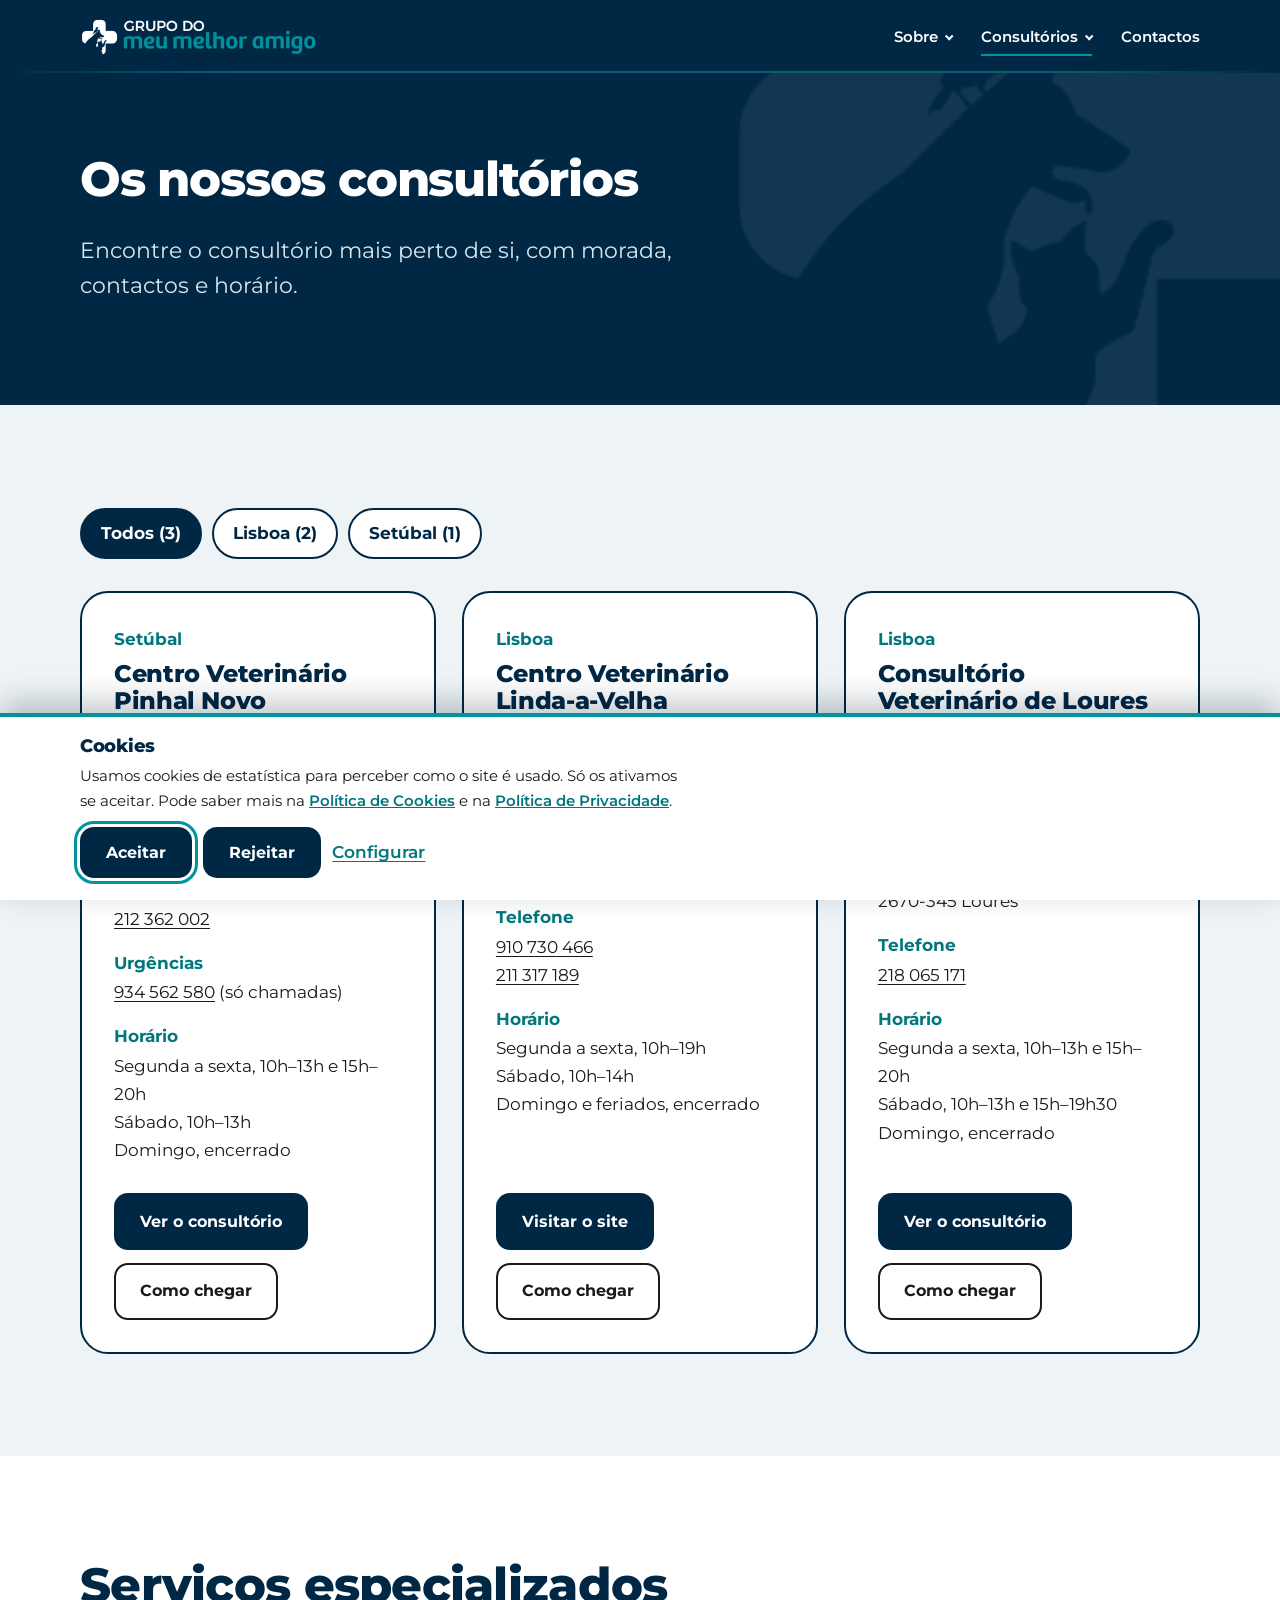
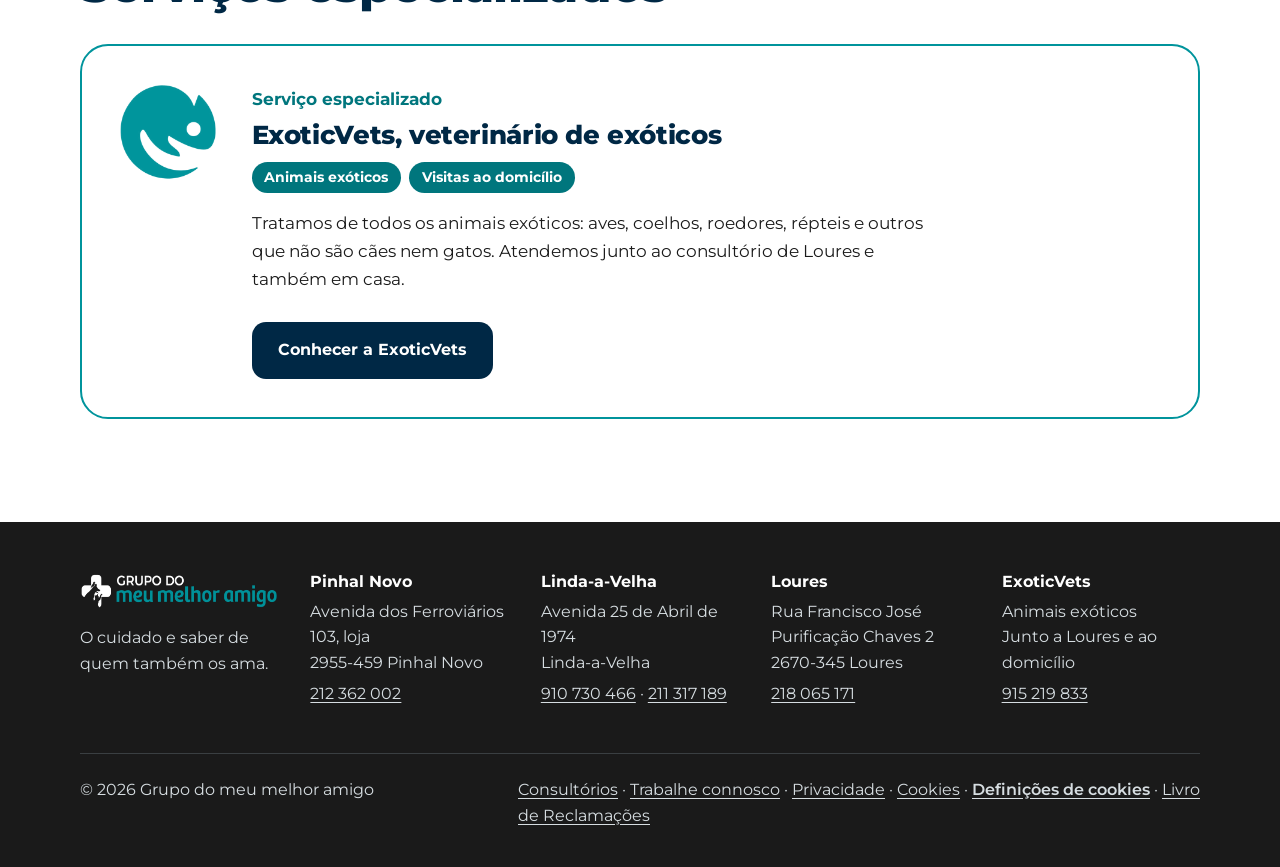
<file: consultorios.html>
<!DOCTYPE html>
<html lang="pt-PT">
<head>
<meta charset="utf-8">
<meta name="viewport" content="width=device-width, initial-scale=1">
<title>Os nossos consultórios | Grupo do meu melhor amigo</title>
<meta name="description" content="Consultórios veterinários do Grupo do meu melhor amigo em Pinhal Novo, Linda-a-Velha e Loures. Moradas, contactos e horários.">
<meta name="theme-color" content="#002845">
<link rel="icon" type="image/png" sizes="32x32" href="favicon-32.png">
<link rel="icon" type="image/png" sizes="64x64" href="favicon-64.png">
<link rel="apple-touch-icon" href="apple-touch-icon.png">
<meta property="og:type" content="website">
<meta property="og:locale" content="pt_PT">
<meta property="og:title" content="Os nossos consultórios | Grupo do meu melhor amigo">
<meta property="og:description" content="Consultórios veterinários do Grupo do meu melhor amigo em Pinhal Novo, Linda-a-Velha e Loures. Moradas, contactos e horários.">
<meta property="og:image" content="https://domeumelhoramigo.com/og.png">
<link rel="preload" href="montserrat-latin-wght-normal.woff2" as="font" type="font/woff2" crossorigin>
<link rel="stylesheet" href="style.css">

</head>
<body>
<a class="skip" href="#conteudo">Saltar para o conteúdo</a>
<header class="site-header on-navy">
  <div class="wrap">
    <a class="brand" href="index.html" aria-label="Grupo do meu melhor amigo, página inicial">
      <img src="logo-escuro.png" alt="Grupo do meu melhor amigo" width="236" height="38">
    </a>
    <button class="menu-toggle" type="button" aria-expanded="false" aria-controls="menu">Menu</button>
    <nav class="nav" id="menu" aria-label="Principal">
      <ul class="menu">
        <li class="has-sub">
          <a href="sobre.html">Sobre</a>
          <ul class="submenu">
            <li><a href="sobre.html#quem-somos">Quem somos</a></li>
            <li><a href="sobre.html#missao">Missão e valores</a></li>
            <li><a href="sobre.html#trabalhe-connosco">Trabalhe connosco</a></li>
          </ul>
        </li>
        <li class="has-sub">
          <a href="consultorios.html" aria-current="page">Consultórios</a>
          <ul class="submenu">
            <li><a href="consultorios.html">Todos os consultórios</a></li>
            <li><a href="pinhal-novo.html">Pinhal Novo</a></li><li><a href="https://centroveterinariolindaavelha.pt" target="_blank" rel="noopener"><span class="nb">Linda-a-Velha</span></a></li><li><a href="loures.html">Loures</a></li><li><a href="exoticvets.html">ExoticVets (exóticos)</a></li>
          </ul>
        </li>
        <li><a href="#contactos">Contactos</a></li>
      </ul>
    </nav>
  </div>
</header>

<main id="conteudo">

  <section class="hero hero-page on-navy">
    <div class="wrap hero-inner">
      <h1>Os nossos consultórios</h1>
      <p class="lead">Encontre o consultório mais perto de si, com morada, contactos e horário.</p>
    </div>
  </section>

  <section class="section tint on-light">
    <div class="wrap">
      <div class="filters" role="group" aria-label="Filtrar por localidade">
          <button type="button" class="filter" data-filter="todos" aria-pressed="true">Todos (3)</button>
          <button type="button" class="filter" data-filter="lisboa" aria-pressed="false">Lisboa (2)</button>
          <button type="button" class="filter" data-filter="setubal" aria-pressed="false">Setúbal (1)</button>
      </div>
      <div class="units">
        <article class="unit" id="pinhal-novo" data-regiao="setubal">
          <p class="unit-region">Setúbal</p>
          <h3>Centro Veterinário Pinhal Novo</h3>
          <p class="since">Aberto a 1 de novembro de 2016</p>
          <dl class="facts">
            <div><dt>Morada</dt><dd>Avenida dos Ferroviários 103, loja<br>2955-459 Pinhal Novo</dd></div>
            <div><dt>Telefone</dt><dd><a href="tel:+351212362002">212 362 002</a></dd></div>
            <div><dt>Urgências</dt><dd><a href="tel:+351934562580">934 562 580</a> (só chamadas)</dd></div>
            <div><dt>Horário</dt><dd>Segunda a sexta, 10h–13h e 15h–20h<br>Sábado, 10h–13h<br>Domingo, encerrado</dd></div>
          </dl>
          <div class="btn-row">
            <a class="btn btn-navy" href="pinhal-novo.html">Ver o consultório</a>
            <a class="btn btn-line" href="https://share.google/jrOciPZL3Ov7Lb7br" target="_blank" rel="noopener">Como chegar</a>
          </div>
        </article>
        <article class="unit" id="linda-a-velha" data-regiao="lisboa">
          <p class="unit-region">Lisboa</p>
          <h3>Centro Veterinário <span class="nb">Linda-a-Velha</span></h3>
          <p class="since">A unidade mais recente do Grupo</p>
          <dl class="facts">
            <div><dt>Morada</dt><dd>Avenida 25 de Abril de 1974<br>Linda-a-Velha</dd></div>
            <div><dt>Telefone</dt><dd><a href="tel:+351910730466">910 730 466</a><br><a href="tel:+351211317189">211 317 189</a></dd></div>
            <div><dt>Horário</dt><dd>Segunda a sexta, 10h–19h<br>Sábado, 10h–14h<br>Domingo e feriados, encerrado</dd></div>
          </dl>
          <div class="btn-row">
            <a class="btn btn-navy" href="https://centroveterinariolindaavelha.pt" target="_blank" rel="noopener">Visitar o site</a>
            <a class="btn btn-line" href="https://www.google.com/maps/search/?api=1&amp;query=Centro+Veterin%C3%A1rio+Linda-a-Velha" target="_blank" rel="noopener">Como chegar</a>
          </div>
        </article>
        <article class="unit" id="loures" data-regiao="lisboa">
          <p class="unit-region">Lisboa</p>
          <h3>Consultório Veterinário de Loures</h3>
          <p class="since">Junto à ExoticVets, para animais exóticos</p>
          <dl class="facts">
            <div><dt>Morada</dt><dd>Rua Francisco José Purificação Chaves&nbsp;2<br>2670-345 Loures</dd></div>
            <div><dt>Telefone</dt><dd><a href="tel:+351218065171">218 065 171</a></dd></div>
            <div><dt>Horário</dt><dd>Segunda a sexta, 10h–13h e 15h–20h<br>Sábado, 10h–13h e 15h–19h30<br>Domingo, encerrado</dd></div>
          </dl>
          <div class="btn-row">
            <a class="btn btn-navy" href="loures.html">Ver o consultório</a>
            <a class="btn btn-line" href="https://www.google.com/maps/search/?api=1&amp;query=Consult%C3%B3rio+Veterin%C3%A1rio+de+Loures" target="_blank" rel="noopener">Como chegar</a>
          </div>
        </article>
      </div>
    </div>
  </section>

  <section class="section on-light" id="especializados">
    <div class="wrap">
      <h2>Serviços especializados</h2>
      <article class="ev-card">
        <img class="ev-mark" src="exoticvets-logo.png" alt="Logótipo da ExoticVets" width="96" height="95">
        <div>
          <p class="unit-region">Serviço especializado</p>
          <h3>ExoticVets, veterinário de exóticos</h3>
          <p class="ev-tags"><span>Animais exóticos</span><span>Visitas ao domicílio</span></p>
          <p>Tratamos de todos os animais exóticos: aves, coelhos, roedores, répteis e outros que não são cães nem gatos. Atendemos junto ao consultório de Loures e também em casa.</p>
          <div class="btn-row">
            <a class="btn btn-navy" href="exoticvets.html">Conhecer a ExoticVets</a>
          </div>
        </div>
      </article>
    </div>
  </section>

</main>

<footer class="site-footer on-navy" id="contactos">
  <div class="wrap">
    <div class="foot">
      <div>
        <img src="logo-escuro.png" alt="Grupo do meu melhor amigo" width="236" height="38">
        <p>O cuidado e saber de quem também os ama.</p>
      </div>
      <div>
        <h3>Pinhal Novo</h3>
        <p>Avenida dos Ferroviários 103, loja<br>2955-459 Pinhal Novo</p>
        <p><a href="tel:+351212362002">212 362 002</a></p>
      </div>
      <div>
        <h3><span class="nb">Linda-a-Velha</span></h3>
        <p>Avenida 25 de Abril de 1974<br>Linda-a-Velha</p>
        <p><a href="tel:+351910730466">910 730 466</a> · <a href="tel:+351211317189">211 317 189</a></p>
      </div>
      <div>
        <h3>Loures</h3>
        <p>Rua Francisco José Purificação Chaves&nbsp;2<br>2670-345 Loures</p>
        <p><a href="tel:+351218065171">218 065 171</a></p>
      </div>
      <div>
        <h3>ExoticVets</h3>
        <p>Animais exóticos<br>Junto a Loures e ao domicílio</p>
        <p><a href="tel:+351915219833">915 219 833</a></p>
      </div>
    </div>
    <div class="legal">
      <p>© <span id="ano">2026</span> Grupo do meu melhor amigo</p>
      <p><a href="consultorios.html">Consultórios</a> · <a href="sobre.html#trabalhe-connosco">Trabalhe connosco</a> · <a href="privacidade.html">Privacidade</a> · <a href="cookies.html">Cookies</a><span id="cookies-set" hidden> · <button class="link-btn on-dark" type="button" id="abrir-cookies">Definições de cookies</button></span> · <a href="https://www.livroreclamacoes.pt" target="_blank" rel="noopener">Livro de Reclamações</a></p>
    </div>
  </div>
</footer>

<script src="consentimento.js" defer></script>
<script>
  document.getElementById("ano").textContent = new Date().getFullYear();
  (function () {
    var btn = document.querySelector(".menu-toggle"), nav = document.getElementById("menu");
    if (!btn || !nav) return;
    btn.addEventListener("click", function () {
      var open = nav.classList.toggle("open");
      btn.setAttribute("aria-expanded", open ? "true" : "false");
    });
    nav.addEventListener("click", function (e) {
      if (e.target.tagName === "A" && nav.classList.contains("open")) {
        nav.classList.remove("open"); btn.setAttribute("aria-expanded", "false");
      }
    });
  })();
  (function () {
    var buttons = document.querySelectorAll(".filter"), cards = document.querySelectorAll(".unit");
    function apply(f) {
      buttons.forEach(function (b) { b.setAttribute("aria-pressed", b.dataset.filter === f ? "true" : "false"); });
      cards.forEach(function (c) { c.hidden = !(f === "todos" || c.dataset.regiao === f); });
    }
    buttons.forEach(function (b) { b.addEventListener("click", function () { apply(b.dataset.filter); }); });
    var r = new URLSearchParams(location.search).get("regiao");
    if (r && document.querySelector('.filter[data-filter="' + r + '"]')) apply(r);
  })();
</script>
</body>
</html>
</file>
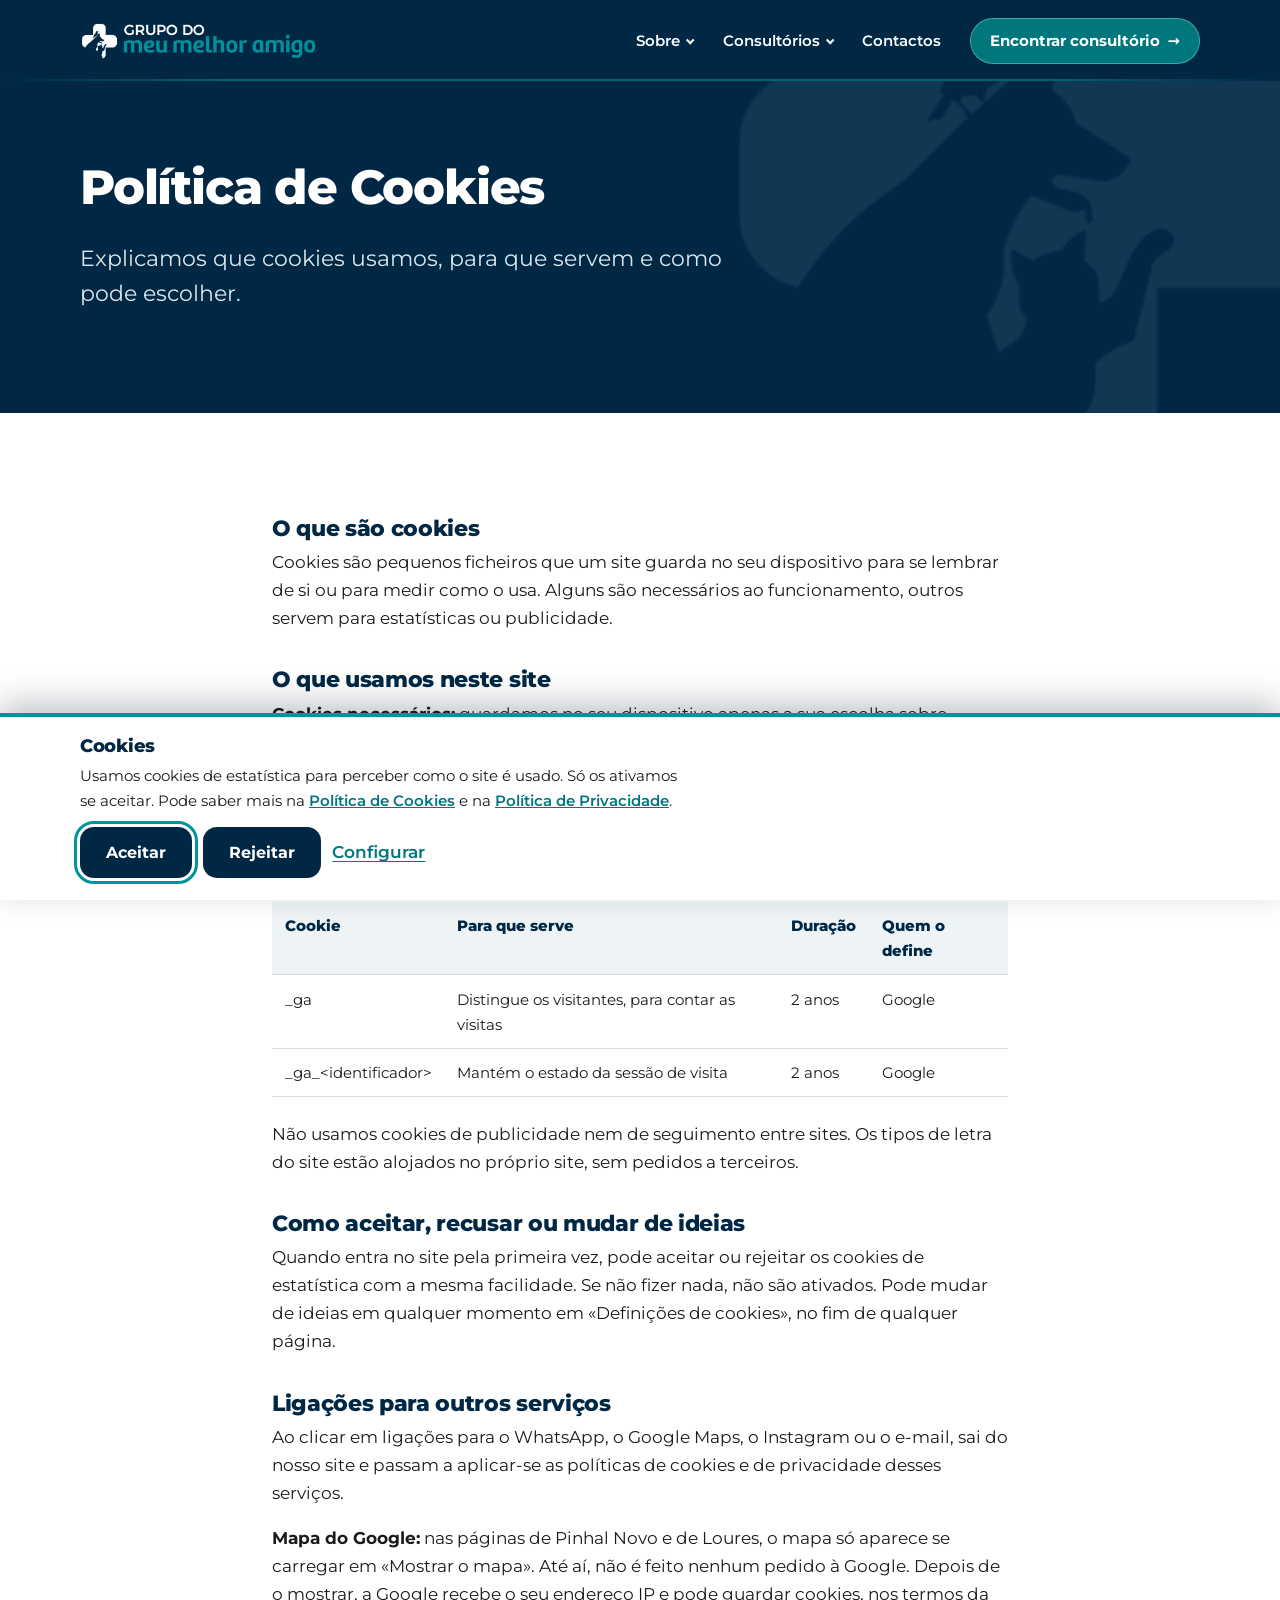
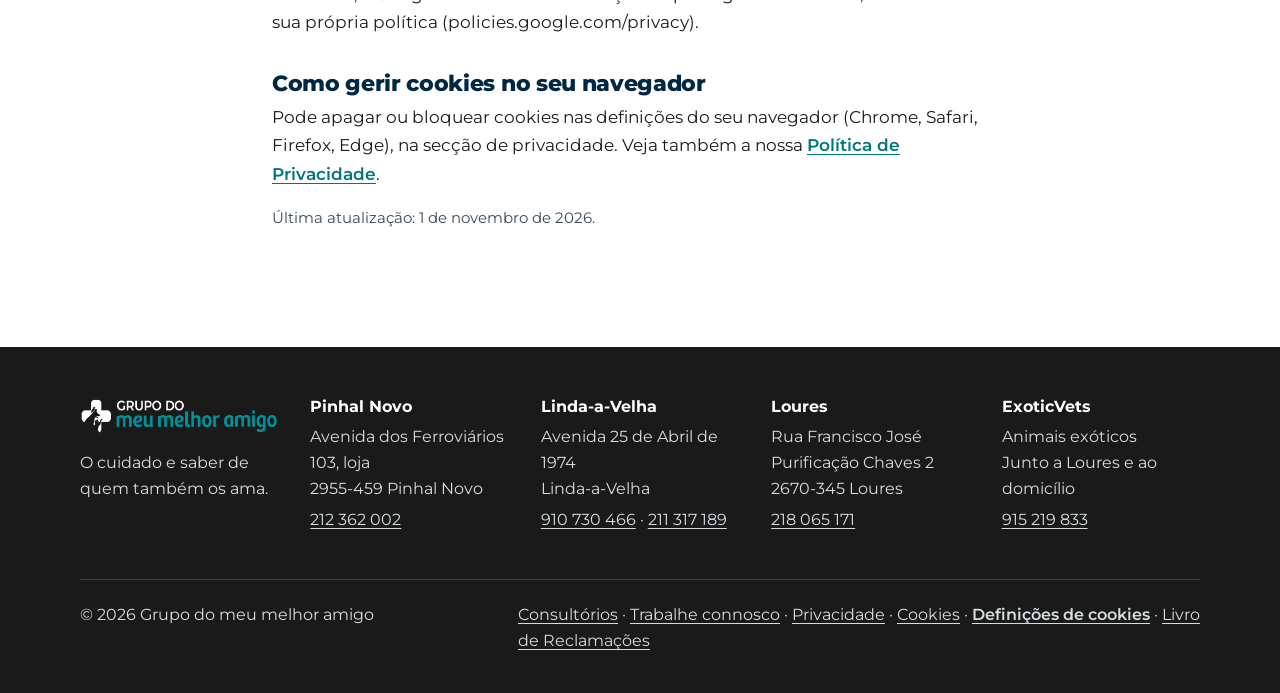
<file: cookies.html>
<!DOCTYPE html>
<html lang="pt-PT">
<head>
<meta charset="utf-8">
<meta name="viewport" content="width=device-width, initial-scale=1">
<title>Política de Cookies | Grupo do meu melhor amigo</title>
<meta name="description" content="Que cookies usamos neste site, para que servem e como pode aceitar, recusar ou mudar a sua escolha.">
<meta name="theme-color" content="#002845">
<link rel="icon" type="image/png" sizes="32x32" href="favicon-32.png">
<link rel="icon" type="image/png" sizes="64x64" href="favicon-64.png">
<link rel="apple-touch-icon" href="apple-touch-icon.png">
<meta property="og:type" content="website">
<meta property="og:locale" content="pt_PT">
<meta property="og:title" content="Política de Cookies | Grupo do meu melhor amigo">
<meta property="og:description" content="Que cookies usamos neste site, para que servem e como pode aceitar, recusar ou mudar a sua escolha.">
<meta property="og:image" content="https://domeumelhoramigo.com/og.png">
<link rel="preload" href="montserrat-latin-wght-normal.woff2" as="font" type="font/woff2" crossorigin>
<link rel="stylesheet" href="style.css">

</head>
<body>
<a class="skip" href="#conteudo">Saltar para o conteúdo</a>
<header class="site-header on-navy">
  <div class="wrap">
    <a class="brand" href="index.html" aria-label="Grupo do meu melhor amigo, página inicial">
      <img src="logo-escuro.png" alt="Grupo do meu melhor amigo" width="236" height="38">
    </a>
    <button class="menu-toggle" type="button" aria-expanded="false" aria-controls="menu">Menu</button>
    <nav class="nav" id="menu" aria-label="Principal">
      <ul class="menu">
        <li class="has-sub">
          <a href="sobre.html">Sobre</a>
          <ul class="submenu">
            <li><a href="sobre.html#quem-somos">Quem somos</a></li>
            <li><a href="sobre.html#missao">Missão e valores</a></li>
            <li><a href="sobre.html#trabalhe-connosco">Trabalhe connosco</a></li>
          </ul>
        </li>
        <li class="has-sub">
          <a href="consultorios.html">Consultórios</a>
          <ul class="submenu">
            <li><a href="consultorios.html">Todos os consultórios</a></li>
            <li><a href="pinhal-novo.html">Pinhal Novo</a></li><li><a href="https://centroveterinariolindaavelha.pt" target="_blank" rel="noopener"><span class="nb">Linda-a-Velha</span></a></li><li><a href="loures.html">Loures</a></li><li><a href="exoticvets.html">ExoticVets (exóticos)</a></li>
          </ul>
        </li>
        <li><a href="#contactos">Contactos</a></li>
      </ul>
    </nav>
  </div>
</header>

<main id="conteudo">

  <section class="hero hero-page on-navy">
    <div class="wrap hero-inner">
      <h1>Política de Cookies</h1>
      <p class="lead">Explicamos que cookies usamos, para que servem e como pode escolher.</p>
    </div>
  </section>

  <section class="section on-light">
    <div class="wrap prose">
      <h2>O que são cookies</h2>
      <p>Cookies são pequenos ficheiros que um site guarda no seu dispositivo para se lembrar de si ou para medir como o usa. Alguns são necessários ao funcionamento, outros servem para estatísticas ou publicidade.</p>

      <h2>O que usamos neste site</h2>
      <p><strong>Cookies necessários:</strong> guardamos no seu dispositivo apenas a sua escolha sobre cookies, com o nome «cookies-escolha» (durante 6 meses), para não lhe voltar a perguntar. Sem isto o site não conseguia respeitar a sua escolha.</p>
      <p><strong>Cookies de estatística:</strong> só se aceitar. São do Google Analytics e servem para medir as visitas ao site. Pode saber mais na política de privacidade da Google (policies.google.com/privacy).</p>
      <div class="table-wrap">
        <table class="entities">
          <thead><tr><th>Cookie</th><th>Para que serve</th><th>Duração</th><th>Quem o define</th></tr></thead>
          <tbody>
            <tr><td>_ga</td><td>Distingue os visitantes, para contar as visitas</td><td>2 anos</td><td>Google</td></tr>
            <tr><td>_ga_&lt;identificador&gt;</td><td>Mantém o estado da sessão de visita</td><td>2 anos</td><td>Google</td></tr>
          </tbody>
        </table>
      </div>
      <p>Não usamos cookies de publicidade nem de seguimento entre sites. Os tipos de letra do site estão alojados no próprio site, sem pedidos a terceiros.</p>

      <h2>Como aceitar, recusar ou mudar de ideias</h2>
      <p>Quando entra no site pela primeira vez, pode aceitar ou rejeitar os cookies de estatística com a mesma facilidade. Se não fizer nada, não são ativados. Pode mudar de ideias em qualquer momento em «Definições de cookies», no fim de qualquer página.</p>

      <h2>Ligações para outros serviços</h2>
      <p>Ao clicar em ligações para o WhatsApp, o Google Maps, o Instagram ou o e-mail, sai do nosso site e passam a aplicar-se as políticas de cookies e de privacidade desses serviços.</p>
<p><strong>Mapa do Google:</strong> nas páginas de Pinhal Novo e de Loures, o mapa só aparece se carregar em «Mostrar o mapa». Até aí, não é feito nenhum pedido à Google. Depois de o mostrar, a Google recebe o seu endereço IP e pode guardar cookies, nos termos da sua própria política (policies.google.com/privacy).</p>

      <h2>Como gerir cookies no seu navegador</h2>
      <p>Pode apagar ou bloquear cookies nas definições do seu navegador (Chrome, Safari, Firefox, Edge), na secção de privacidade. Veja também a nossa <a href="privacidade.html">Política de Privacidade</a>.</p>
      <p class="note">Última atualização: 1 de novembro de 2026.</p>
    </div>
  </section>

</main>

<footer class="site-footer on-navy" id="contactos">
  <div class="wrap">
    <div class="foot">
      <div>
        <img src="logo-escuro.png" alt="Grupo do meu melhor amigo" width="236" height="38">
        <p>O cuidado e saber de quem também os ama.</p>
      </div>
      <div>
        <h3>Pinhal Novo</h3>
        <p>Avenida dos Ferroviários 103, loja<br>2955-459 Pinhal Novo</p>
        <p><a href="tel:+351212362002">212 362 002</a></p>
      </div>
      <div>
        <h3><span class="nb">Linda-a-Velha</span></h3>
        <p>Avenida 25 de Abril de 1974<br>Linda-a-Velha</p>
        <p><a href="tel:+351910730466">910 730 466</a> · <a href="tel:+351211317189">211 317 189</a></p>
      </div>
      <div>
        <h3>Loures</h3>
        <p>Rua Francisco José Purificação Chaves&nbsp;2<br>2670-345 Loures</p>
        <p><a href="tel:+351218065171">218 065 171</a></p>
      </div>
      <div>
        <h3>ExoticVets</h3>
        <p>Animais exóticos<br>Junto a Loures e ao domicílio</p>
        <p><a href="tel:+351915219833">915 219 833</a></p>
      </div>
    </div>
    <div class="legal">
      <p>© <span id="ano">2026</span> Grupo do meu melhor amigo</p>
      <p><a href="consultorios.html">Consultórios</a> · <a href="sobre.html#trabalhe-connosco">Trabalhe connosco</a> · <a href="privacidade.html">Privacidade</a> · <a href="cookies.html">Cookies</a><span id="cookies-set" hidden> · <button class="link-btn on-dark" type="button" id="abrir-cookies">Definições de cookies</button></span> · <a href="https://www.livroreclamacoes.pt" target="_blank" rel="noopener">Livro de Reclamações</a></p>
    </div>
  </div>
</footer>

<script src="consentimento.js" defer></script>
<script>
  document.getElementById("ano").textContent = new Date().getFullYear();
  (function () {
    var btn = document.querySelector(".menu-toggle"), nav = document.getElementById("menu");
    if (!btn || !nav) return;
    btn.addEventListener("click", function () {
      var open = nav.classList.toggle("open");
      btn.setAttribute("aria-expanded", open ? "true" : "false");
    });
    nav.addEventListener("click", function (e) {
      if (e.target.tagName === "A" && nav.classList.contains("open")) {
        nav.classList.remove("open"); btn.setAttribute("aria-expanded", "false");
      }
    });
  })();
</script>
</body>
</html>
</file>
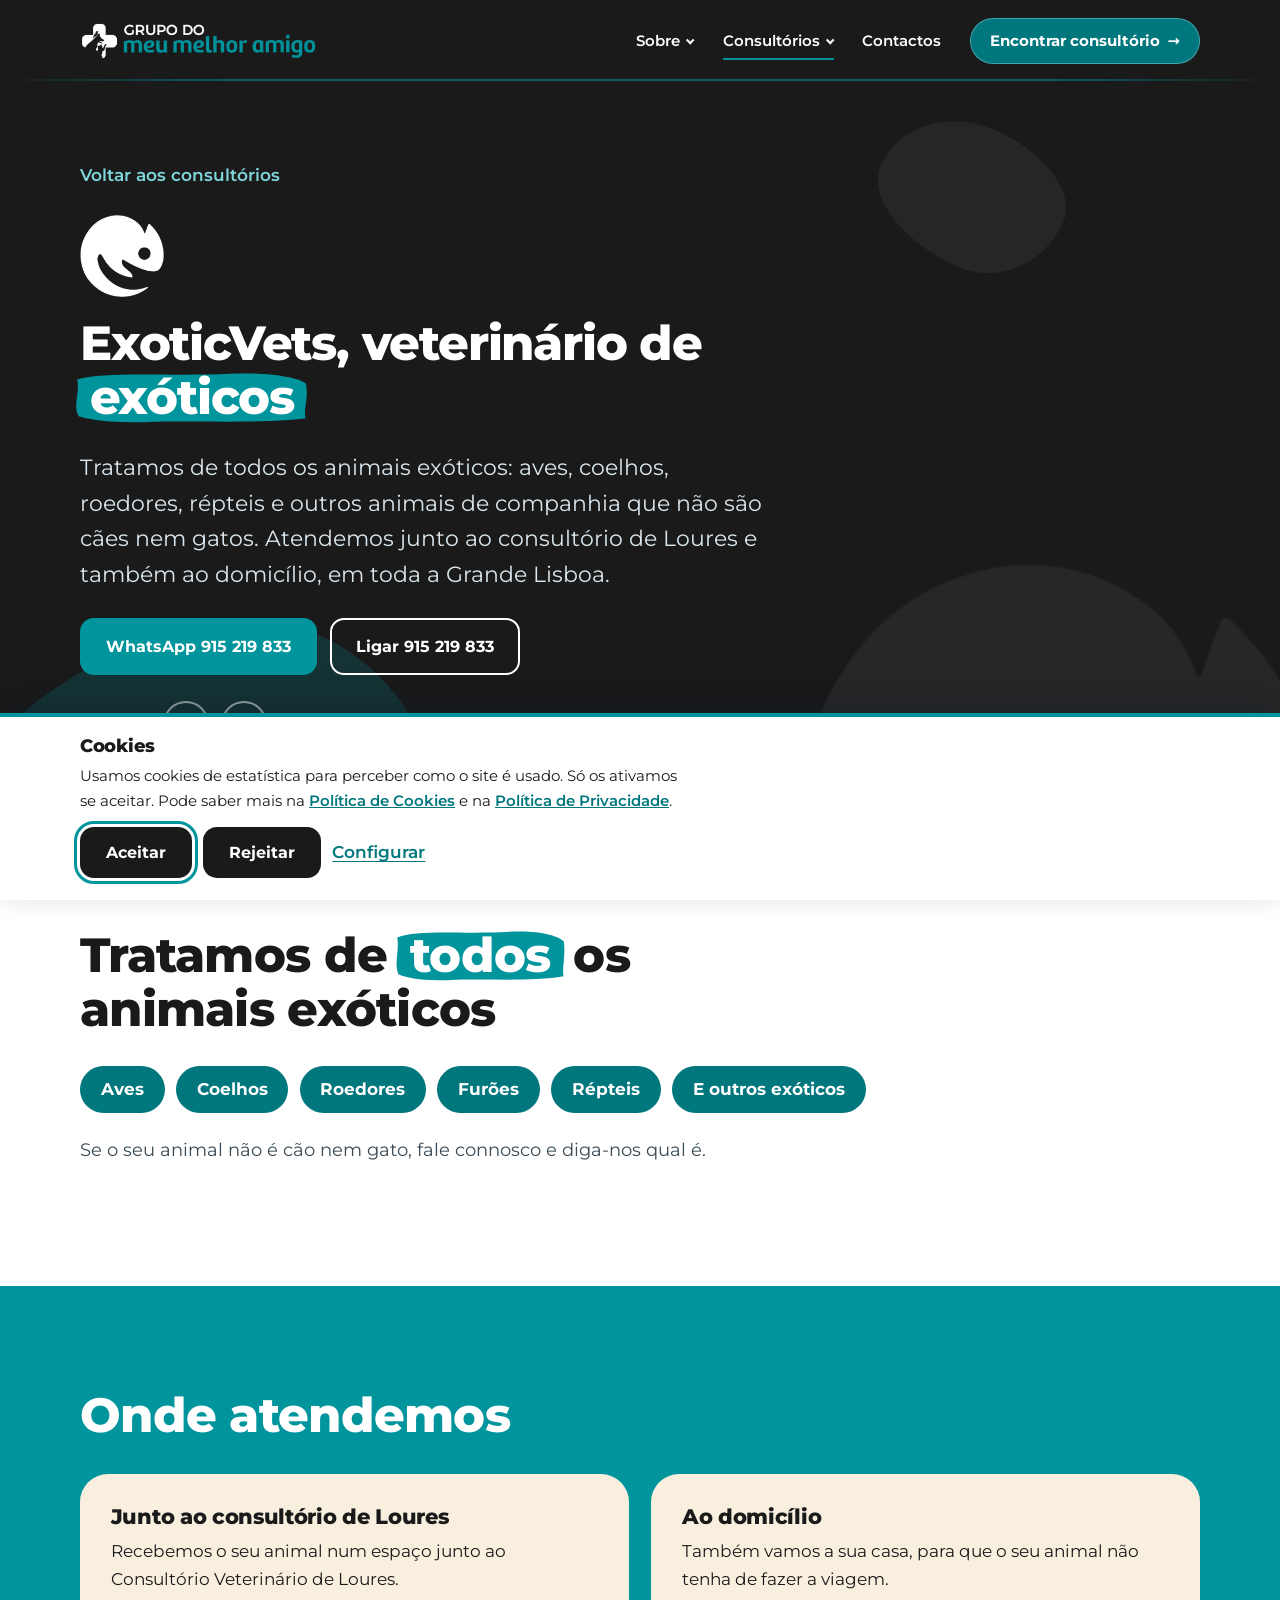
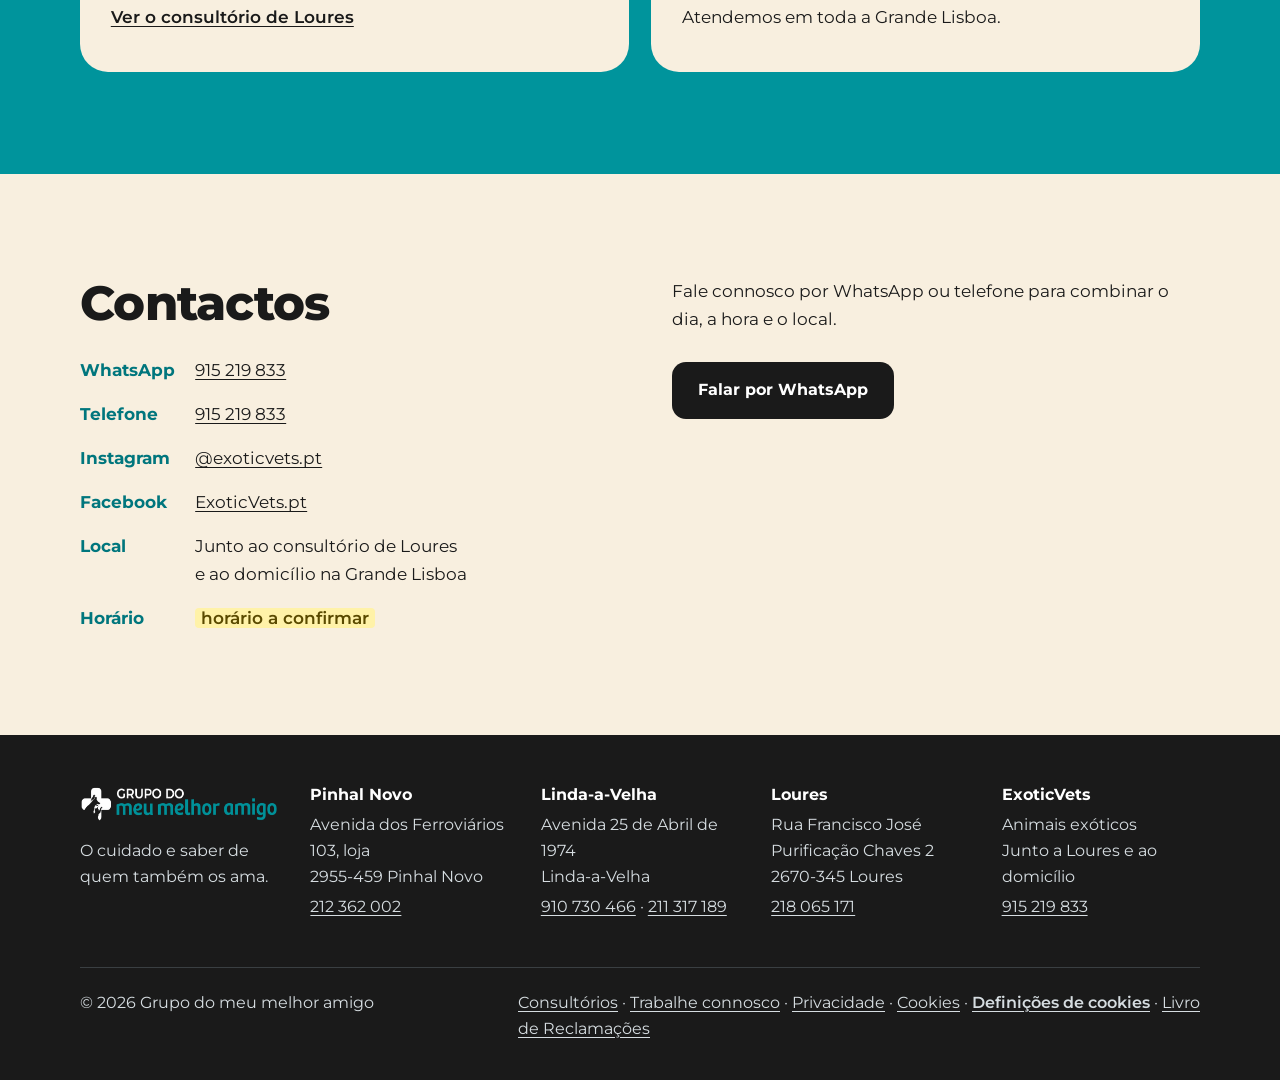
<file: exoticvets.html>
<!DOCTYPE html>
<html lang="pt-PT">
<head>
<meta charset="utf-8">
<meta name="viewport" content="width=device-width, initial-scale=1">
<title>ExoticVets | Veterinário de exóticos em Loures e ao domicílio</title>
<meta name="description" content="ExoticVets, veterinário de todos os animais exóticos (aves, coelhos, roedores, répteis e outros), junto ao consultório de Loures e ao domicílio. WhatsApp 915 219 833.">
<meta name="theme-color" content="#1a1a1a">
<link rel="icon" type="image/png" sizes="32x32" href="favicon-32.png">
<link rel="icon" type="image/png" sizes="64x64" href="favicon-64.png">
<link rel="apple-touch-icon" href="apple-touch-icon.png">
<meta property="og:type" content="website">
<meta property="og:locale" content="pt_PT">
<meta property="og:title" content="ExoticVets, veterinário de exóticos">
<meta property="og:description" content="Todos os animais exóticos, junto ao consultório de Loures e ao domicílio.">
<meta property="og:image" content="https://domeumelhoramigo.com/og.png">
<link rel="preload" href="montserrat-latin-wght-normal.woff2" as="font" type="font/woff2" crossorigin>
<link rel="stylesheet" href="style.css">

</head>
<body class="theme-ev">
<a class="skip" href="#conteudo">Saltar para o conteúdo</a>
<header class="site-header on-navy">
  <div class="wrap">
    <a class="brand" href="index.html" aria-label="Grupo do meu melhor amigo, página inicial">
      <img src="logo-escuro.png" alt="Grupo do meu melhor amigo" width="236" height="38">
    </a>
    <button class="menu-toggle" type="button" aria-expanded="false" aria-controls="menu">Menu</button>
    <nav class="nav" id="menu" aria-label="Principal">
      <ul class="menu">
        <li class="has-sub">
          <a href="sobre.html">Sobre</a>
          <ul class="submenu">
            <li><a href="sobre.html#quem-somos">Quem somos</a></li>
            <li><a href="sobre.html#missao">Missão e valores</a></li>
            <li><a href="sobre.html#trabalhe-connosco">Trabalhe connosco</a></li>
          </ul>
        </li>
        <li class="has-sub">
          <a href="consultorios.html" aria-current="page">Consultórios</a>
          <ul class="submenu">
            <li><a href="consultorios.html">Todos os consultórios</a></li>
            <li><a href="pinhal-novo.html">Pinhal Novo</a></li><li><a href="https://centroveterinariolindaavelha.pt" target="_blank" rel="noopener"><span class="nb">Linda-a-Velha</span></a></li><li><a href="loures.html">Loures</a></li><li><a href="exoticvets.html">ExoticVets (exóticos)</a></li>
          </ul>
        </li>
        <li><a href="#contactos">Contactos</a></li>
      </ul>
    </nav>
  </div>
</header>

<main id="conteudo">

  <section class="hero hero-page on-navy">
    <div class="wrap hero-inner">
      <a class="back" href="consultorios.html#especializados">Voltar aos consultórios</a>
      <img class="ev-hero-logo" src="exoticvets-logo-branco.png" alt="Logótipo da ExoticVets" width="84" height="83">
      <h1>ExoticVets, veterinário de <mark class="brush">exóticos</mark></h1>
      <p class="lead">Tratamos de todos os animais exóticos: aves, coelhos, roedores, répteis e outros animais de companhia que não são cães nem gatos. Atendemos junto ao consultório de Loures e também ao domicílio, em toda a Grande Lisboa.</p>
      <div class="btn-row">
        <a class="btn btn-teal" href="https://wa.me/351915219833" target="_blank" rel="noopener">WhatsApp 915 219 833</a>
        <a class="btn btn-line" href="tel:+351915219833">Ligar 915 219 833</a>
      </div>
      <div class="social">
        <span>Siga-nos</span>
        <a href="https://www.instagram.com/exoticvets.pt/" target="_blank" rel="noopener" aria-label="Instagram @exoticvets.pt"><svg viewBox="0 0 24 24" fill="none" stroke="currentColor" stroke-width="2" aria-hidden="true"><rect x="3" y="3" width="18" height="18" rx="5"/><circle cx="12" cy="12" r="4"/><circle cx="17.5" cy="6.5" r="1" fill="currentColor"/></svg></a>
        <a href="https://www.facebook.com/exotivets" target="_blank" rel="noopener" aria-label="Facebook ExoticVets.pt"><svg viewBox="0 0 24 24" fill="currentColor" aria-hidden="true"><path d="M14 8h3V4h-3c-2.8 0-4.5 1.8-4.5 4.6V11H7v4h2.5v7h4v-7h3l.5-4h-3.5V9c0-.6.4-1 1-1z"/></svg></a>
      </div>
    </div>
  </section>

  <section class="section on-light" id="animais">
    <div class="wrap">
      <h2>Tratamos de <mark class="brush">todos</mark> os animais exóticos</h2>
      <ul class="chips">
        <li>Aves</li>
        <li>Coelhos</li>
        <li>Roedores</li>
        <li>Furões</li>
        <li>Répteis</li>
        <li>E outros exóticos</li>
      </ul>
      <p class="clinics-intro">Se o seu animal não é cão nem gato, fale connosco e diga-nos qual é.</p>
    </div>
  </section>

  <section class="section teal" id="onde-como">
    <div class="wrap">
      <h2>Onde atendemos</h2>
      <div class="two">
        <article class="mini">
          <h3>Junto ao consultório de Loures</h3>
          <p>Recebemos o seu animal num espaço junto ao Consultório Veterinário de Loures.</p>
          <p><a href="loures.html">Ver o consultório de Loures</a></p>
        </article>
        <article class="mini">
          <h3>Ao domicílio</h3>
          <p>Também vamos a sua casa, para que o seu animal não tenha de fazer a viagem.</p>
          <p>Atendemos em toda a Grande Lisboa.</p>
        </article>
      </div>
    </div>
  </section>

  <section class="section tint on-light" id="contactos-ev">
    <div class="wrap find">
      <div>
        <h2>Contactos</h2>
        <dl class="facts">
          <div><dt>WhatsApp</dt><dd><a href="https://wa.me/351915219833" target="_blank" rel="noopener">915 219 833</a></dd></div>
          <div><dt>Telefone</dt><dd><a href="tel:+351915219833">915 219 833</a></dd></div>
          <div><dt>Instagram</dt><dd><a href="https://www.instagram.com/exoticvets.pt/" target="_blank" rel="noopener">@exoticvets.pt</a></dd></div>
          <div><dt>Facebook</dt><dd><a href="https://www.facebook.com/exotivets" target="_blank" rel="noopener">ExoticVets.pt</a></dd></div>
          <div><dt>Local</dt><dd>Junto ao consultório de Loures<br>e ao domicílio na Grande Lisboa</dd></div>
          <div><dt>Horário</dt><dd><span class="todo">horário a confirmar</span></dd></div>
        </dl>
      </div>
      <div>
        <p>Fale connosco por WhatsApp ou telefone para combinar o dia, a hora e o local.</p>
        <div class="btn-row">
          <a class="btn btn-navy" href="https://wa.me/351915219833" target="_blank" rel="noopener">Falar por WhatsApp</a>
        </div>
      </div>
    </div>
  </section>

</main>

<footer class="site-footer on-navy" id="contactos">
  <div class="wrap">
    <div class="foot">
      <div>
        <img src="logo-escuro.png" alt="Grupo do meu melhor amigo" width="236" height="38">
        <p>O cuidado e saber de quem também os ama.</p>
      </div>
      <div>
        <h3>Pinhal Novo</h3>
        <p>Avenida dos Ferroviários 103, loja<br>2955-459 Pinhal Novo</p>
        <p><a href="tel:+351212362002">212 362 002</a></p>
      </div>
      <div>
        <h3><span class="nb">Linda-a-Velha</span></h3>
        <p>Avenida 25 de Abril de 1974<br>Linda-a-Velha</p>
        <p><a href="tel:+351910730466">910 730 466</a> · <a href="tel:+351211317189">211 317 189</a></p>
      </div>
      <div>
        <h3>Loures</h3>
        <p>Rua Francisco José Purificação Chaves&nbsp;2<br>2670-345 Loures</p>
        <p><a href="tel:+351218065171">218 065 171</a></p>
      </div>
      <div>
        <h3>ExoticVets</h3>
        <p>Animais exóticos<br>Junto a Loures e ao domicílio</p>
        <p><a href="tel:+351915219833">915 219 833</a></p>
      </div>
    </div>
    <div class="legal">
      <p>© <span id="ano">2026</span> Grupo do meu melhor amigo</p>
      <p><a href="consultorios.html">Consultórios</a> · <a href="sobre.html#trabalhe-connosco">Trabalhe connosco</a> · <a href="privacidade.html">Privacidade</a> · <a href="cookies.html">Cookies</a><span id="cookies-set" hidden> · <button class="link-btn on-dark" type="button" id="abrir-cookies">Definições de cookies</button></span> · <a href="https://www.livroreclamacoes.pt" target="_blank" rel="noopener">Livro de Reclamações</a></p>
    </div>
  </div>
</footer>

<script src="consentimento.js" defer></script>
<script>
  document.getElementById("ano").textContent = new Date().getFullYear();
  (function () {
    var btn = document.querySelector(".menu-toggle"), nav = document.getElementById("menu");
    if (!btn || !nav) return;
    btn.addEventListener("click", function () {
      var open = nav.classList.toggle("open");
      btn.setAttribute("aria-expanded", open ? "true" : "false");
    });
    nav.addEventListener("click", function (e) {
      if (e.target.tagName === "A" && nav.classList.contains("open")) {
        nav.classList.remove("open"); btn.setAttribute("aria-expanded", "false");
      }
    });
  })();
</script>
</body>
</html>
</file>
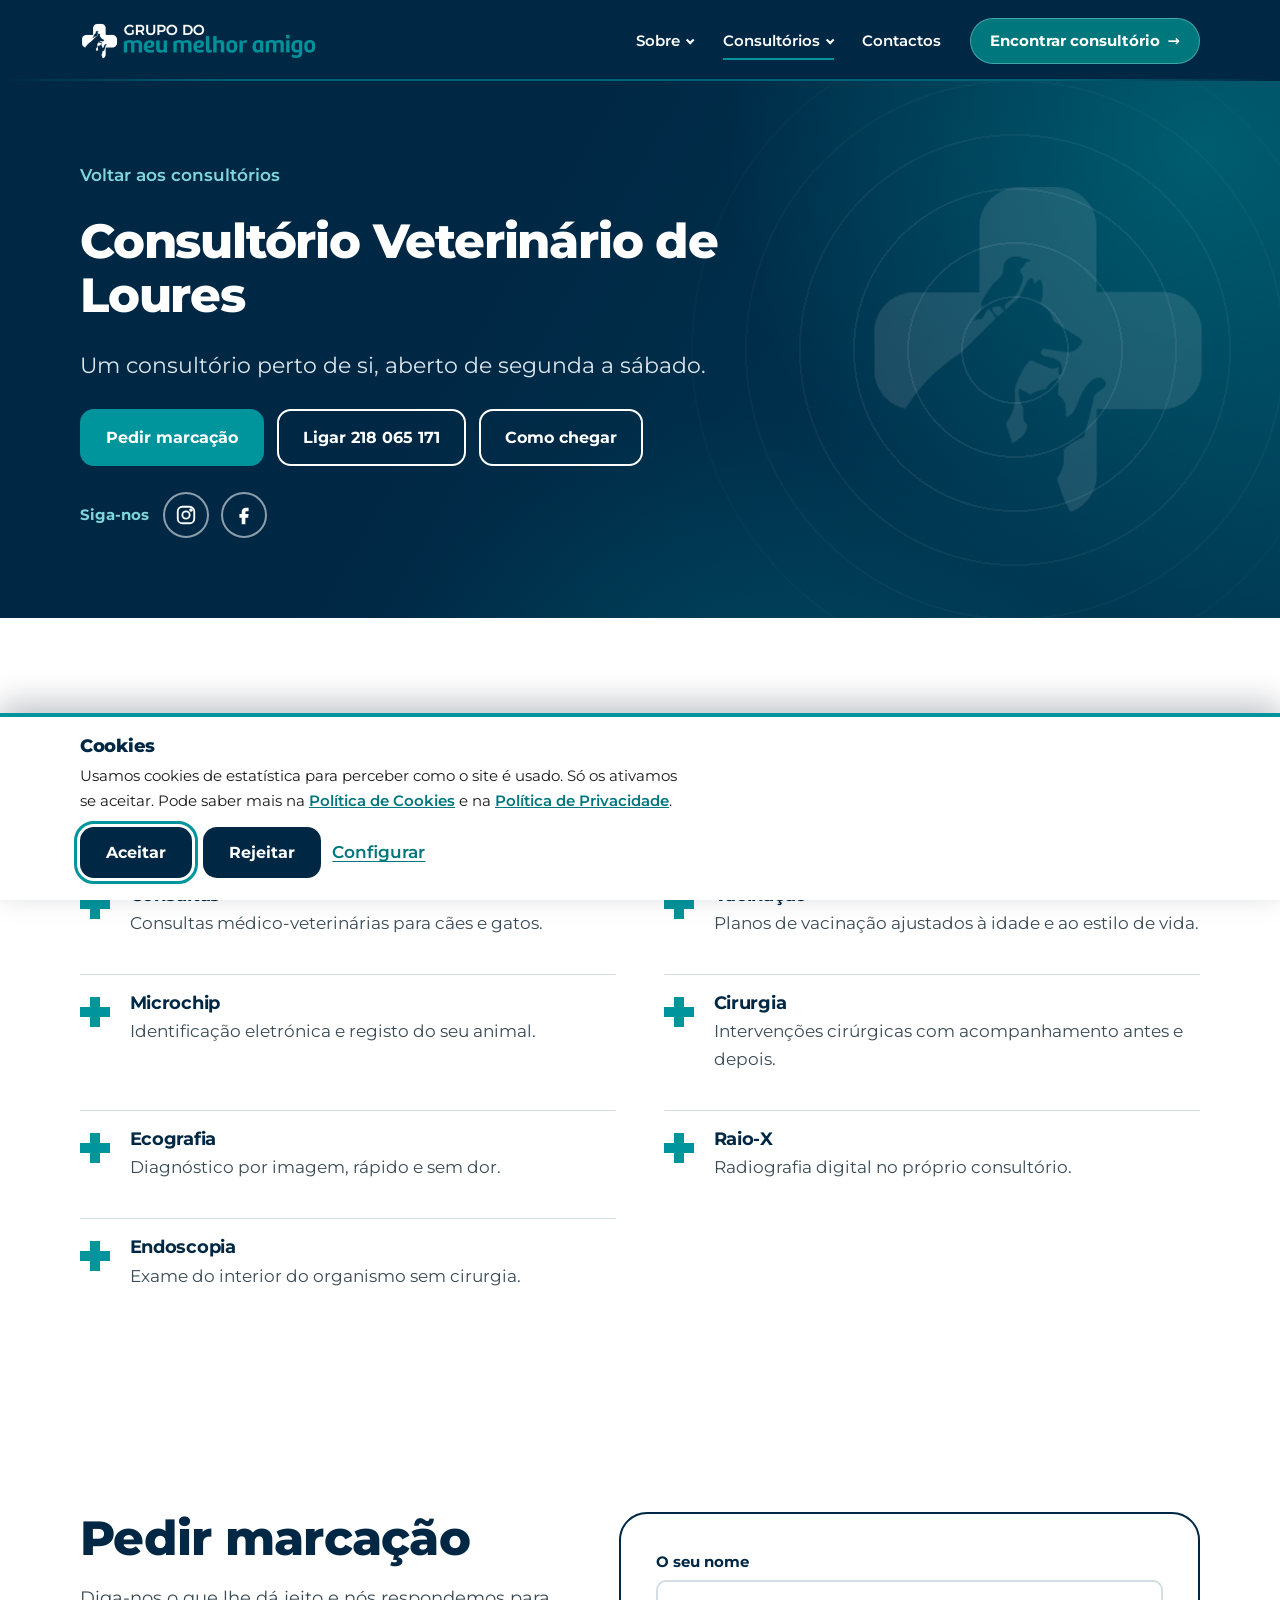
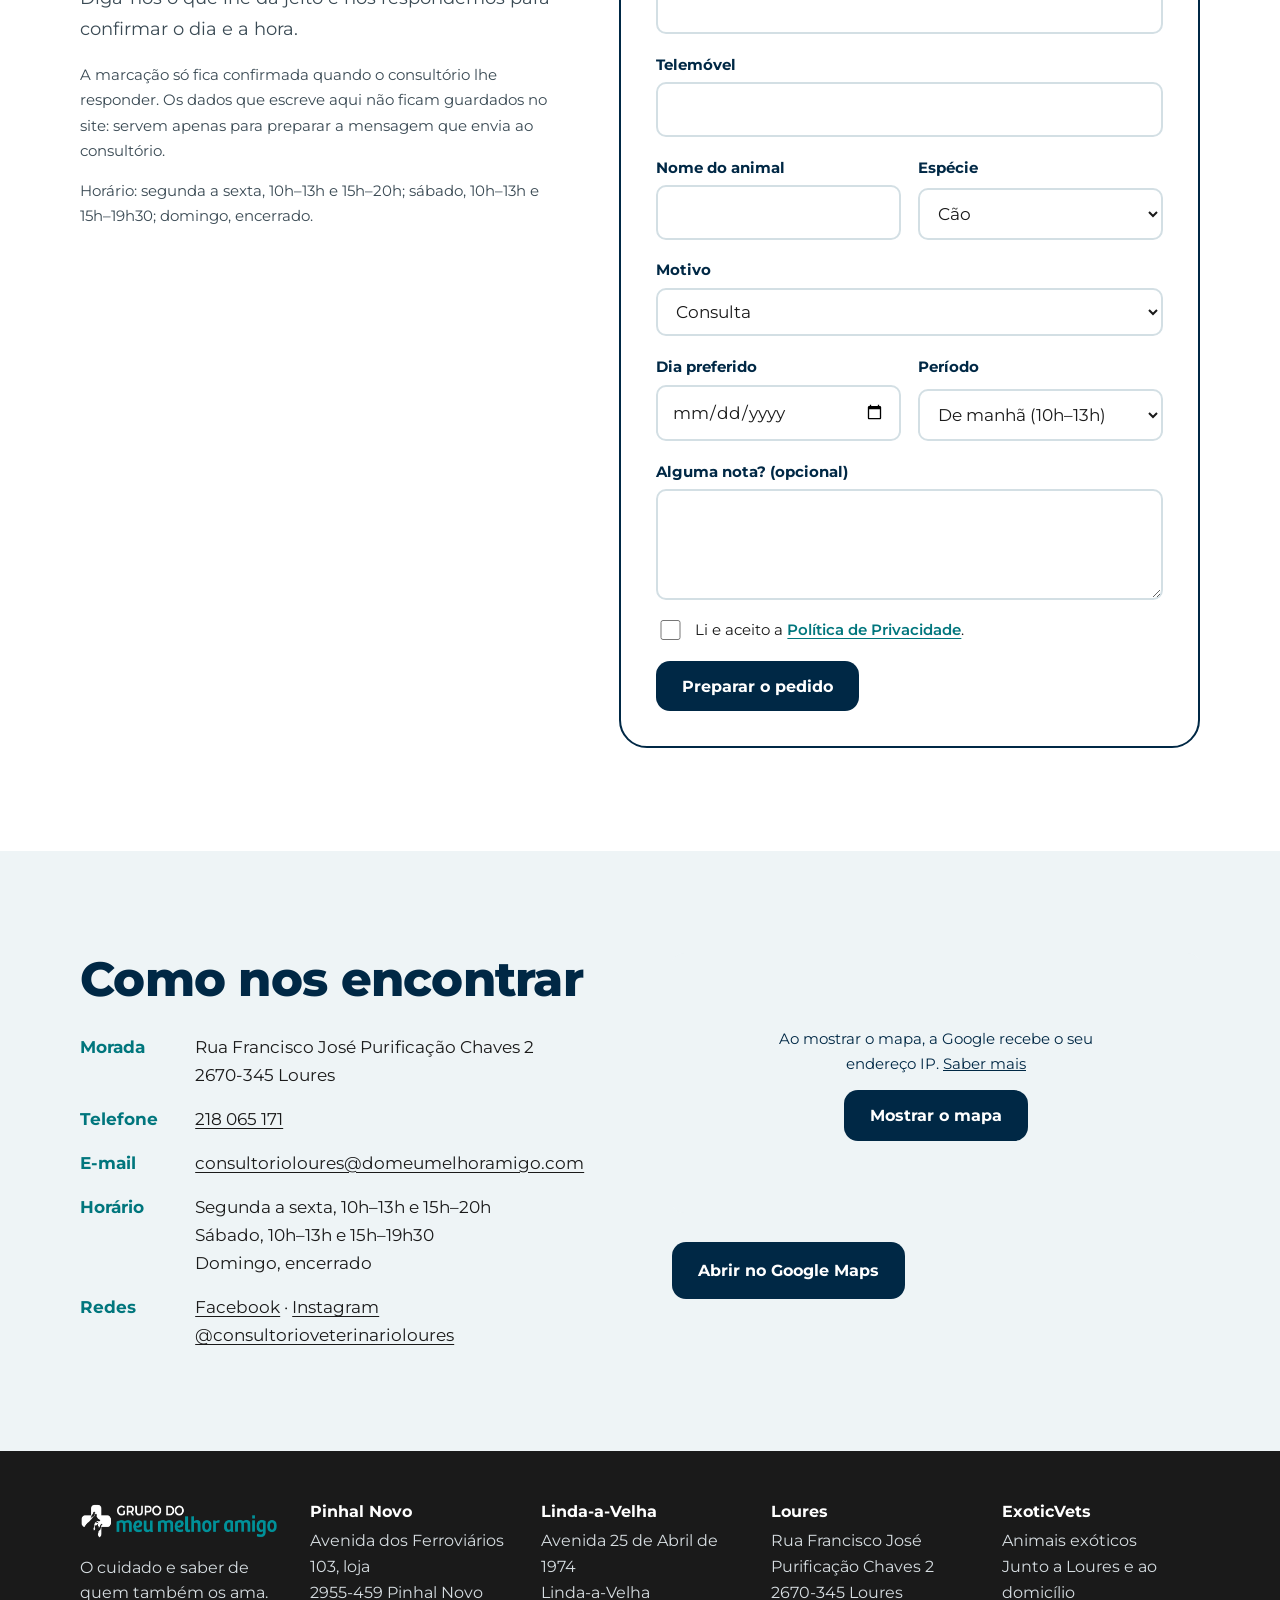
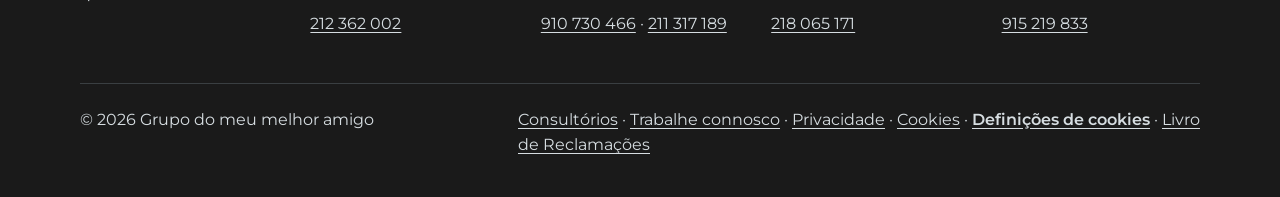
<file: loures.html>
<!DOCTYPE html>
<html lang="pt-PT">
<head>
<meta charset="utf-8">
<meta name="viewport" content="width=device-width, initial-scale=1">
<title>Consultório Veterinário de Loures | Grupo do meu melhor amigo</title>
<meta name="description" content="Consultório veterinário em Loures, na Rua Francisco José Purificação Chaves 2. Aberto de segunda a sábado. Tel. 218 065 171.">
<meta name="theme-color" content="#002845">
<link rel="icon" type="image/png" sizes="32x32" href="favicon-32.png">
<link rel="icon" type="image/png" sizes="64x64" href="favicon-64.png">
<link rel="apple-touch-icon" href="apple-touch-icon.png">
<meta property="og:type" content="website">
<meta property="og:locale" content="pt_PT">
<meta property="og:title" content="Consultório Veterinário de Loures">
<meta property="og:description" content="Consultório veterinário em Loures, aberto de segunda a sábado.">
<meta property="og:image" content="https://domeumelhoramigo.com/og.png">
<link rel="preload" href="montserrat-latin-wght-normal.woff2" as="font" type="font/woff2" crossorigin>
<link rel="stylesheet" href="style.css">
<script type="application/ld+json">
{
  "@context": "https://schema.org",
  "@type": "VeterinaryCare",
  "name": "Consultório Veterinário de Loures",
  "url": "https://domeumelhoramigo.com/loures.html",
  "telephone": "+351218065171",
  "email": "consultorioloures@domeumelhoramigo.com",
  "address": {
    "@type": "PostalAddress",
    "streetAddress": "Rua Francisco José Purificação Chaves 2",
    "postalCode": "2670-345",
    "addressLocality": "Loures",
    "addressCountry": "PT"
  }
}
</script>
</head>
<body>
<a class="skip" href="#conteudo">Saltar para o conteúdo</a>
<header class="site-header on-navy">
  <div class="wrap">
    <a class="brand" href="index.html" aria-label="Grupo do meu melhor amigo, página inicial">
      <img src="logo-escuro.png" alt="Grupo do meu melhor amigo" width="236" height="38">
    </a>
    <button class="menu-toggle" type="button" aria-expanded="false" aria-controls="menu">Menu</button>
    <nav class="nav" id="menu" aria-label="Principal">
      <ul class="menu">
        <li class="has-sub">
          <a href="sobre.html">Sobre</a>
          <ul class="submenu">
            <li><a href="sobre.html#quem-somos">Quem somos</a></li>
            <li><a href="sobre.html#missao">Missão e valores</a></li>
            <li><a href="sobre.html#trabalhe-connosco">Trabalhe connosco</a></li>
          </ul>
        </li>
        <li class="has-sub">
          <a href="consultorios.html" aria-current="page">Consultórios</a>
          <ul class="submenu">
            <li><a href="consultorios.html">Todos os consultórios</a></li>
            <li><a href="pinhal-novo.html">Pinhal Novo</a></li><li><a href="https://centroveterinariolindaavelha.pt" target="_blank" rel="noopener"><span class="nb">Linda-a-Velha</span></a></li><li><a href="loures.html">Loures</a></li><li><a href="exoticvets.html">ExoticVets (exóticos)</a></li>
          </ul>
        </li>
        <li><a href="#contactos">Contactos</a></li>
      </ul>
    </nav>
  </div>
</header>

<main id="conteudo">

  <section class="hero hero-page on-navy">
    <div class="wrap hero-inner">
      <a class="back" href="consultorios.html">Voltar aos consultórios</a>
      <h1>Consultório Veterinário de Loures</h1>
      <p class="lead">Um consultório perto de si, aberto de segunda a sábado.</p>
      <div class="btn-row">
        <a class="btn btn-teal" href="#marcacao">Pedir marcação</a>
        <a class="btn btn-line" href="tel:+351218065171">Ligar 218 065 171</a>
        <a class="btn btn-line" href="https://www.google.com/maps/search/?api=1&amp;query=Consult%C3%B3rio+Veterin%C3%A1rio+de+Loures" target="_blank" rel="noopener">Como chegar</a>
      </div>
      <div class="social">
        <span>Siga-nos</span>
        <a href="https://www.instagram.com/consultorioveterinarioloures/" target="_blank" rel="noopener" aria-label="Instagram @consultorioveterinarioloures"><svg viewBox="0 0 24 24" fill="none" stroke="currentColor" stroke-width="2" aria-hidden="true"><rect x="3" y="3" width="18" height="18" rx="5"/><circle cx="12" cy="12" r="4"/><circle cx="17.5" cy="6.5" r="1" fill="currentColor"/></svg></a>
        <a href="https://www.facebook.com/consultoriovetloures" target="_blank" rel="noopener" aria-label="Facebook"><svg viewBox="0 0 24 24" fill="currentColor" aria-hidden="true"><path d="M14 8h3V4h-3c-2.8 0-4.5 1.8-4.5 4.6V11H7v4h2.5v7h4v-7h3l.5-4h-3.5V9c0-.6.4-1 1-1z"/></svg></a>
      </div>
    </div>
  </section>

  <section class="section on-light" id="servicos">
    <div class="wrap">
      <h2>Serviços para cuidar de perto</h2>
      <ul class="rooms">
        <li>
          <h3>Consultas</h3>
          <p>Consultas médico-veterinárias para cães e gatos.</p>
        </li>
        <li>
          <h3>Vacinação</h3>
          <p>Planos de vacinação ajustados à idade e ao estilo de vida.</p>
        </li>
        <li>
          <h3>Microchip</h3>
          <p>Identificação eletrónica e registo do seu animal.</p>
        </li>
        <li>
          <h3>Cirurgia</h3>
          <p>Intervenções cirúrgicas com acompanhamento antes e depois.</p>
        </li>
        <li>
          <h3>Ecografia</h3>
          <p>Diagnóstico por imagem, rápido e sem dor.</p>
        </li>
        <li>
          <h3>Raio-X</h3>
          <p>Radiografia digital no próprio consultório.</p>
        </li>
        <li>
          <h3>Endoscopia</h3>
          <p>Exame do interior do organismo sem cirurgia.</p>
        </li>
      </ul>
    </div>
  </section>

  <section class="section on-light" id="marcacao">
    <div class="wrap booking">
      <div>
        <h2>Pedir marcação</h2>
        <p class="clinics-intro">Diga-nos o que lhe dá jeito e nós respondemos para confirmar o dia e a hora.</p>
        <p class="note">A marcação só fica confirmada quando o consultório lhe responder. Os dados que escreve aqui não ficam guardados no site: servem apenas para preparar a mensagem que envia ao consultório.</p>
        <p class="note">Horário: segunda a sexta, 10h–13h e 15h–20h; sábado, 10h–13h e 15h–19h30; domingo, encerrado.</p>
      </div>
      <div>
        <form id="form-marcacao" class="form" novalidate>
          <div class="field"><label for="nome">O seu nome</label><input id="nome" name="nome" type="text" autocomplete="name" required></div>
          <div class="field"><label for="tel">Telemóvel</label><input id="tel" name="tel" type="tel" autocomplete="tel" inputmode="tel" required></div>
          <div class="field-row">
            <div class="field"><label for="animal">Nome do animal</label><input id="animal" name="animal" type="text" required></div>
            <div class="field"><label for="especie">Espécie</label>
              <select id="especie" name="especie"><option>Cão</option><option>Gato</option><option>Outro</option></select></div>
          </div>
          <div class="field"><label for="motivo">Motivo</label>
            <select id="motivo" name="motivo">
              <option>Consulta</option><option>Vacinação</option><option>Desparasitação</option>
              <option>Análises ou exames</option><option>Cirurgia</option><option>Outro motivo</option>
            </select></div>
          <div class="field-row">
            <div class="field"><label for="dia">Dia preferido</label><input id="dia" name="dia" type="date" required></div>
            <div class="field"><label for="periodo">Período</label>
              <select id="periodo" name="periodo"><option>De manhã (10h–13h)</option><option>À tarde (15h–20h; sábado até 19h30)</option><option>Tanto faz</option></select></div>
          </div>
          <div class="field"><label for="obs">Alguma nota? (opcional)</label><textarea id="obs" name="obs" rows="3"></textarea></div>
          <div class="check"><input id="rgpd" name="rgpd" type="checkbox" required><label for="rgpd">Li e aceito a <a href="privacidade.html" target="_blank" rel="noopener">Política de Privacidade</a>.</label></div>
          <p class="form-error" id="erro" role="alert" hidden></p>
          <button class="btn btn-navy" type="submit">Preparar o pedido</button>
        </form>
        <div class="pedido" id="pedido" hidden>
          <h3>O seu pedido está pronto</h3>
          <pre id="pedido-txt"></pre>
          <div class="btn-row">
            <a class="btn btn-navy" id="via-wa" href="#" target="_blank" rel="noopener" hidden>Enviar por WhatsApp</a>
            <a class="btn btn-navy" id="via-mail" href="#" hidden>Enviar por e-mail</a>
            <button class="btn btn-line" type="button" id="copiar">Copiar o texto</button>
            <a class="btn btn-line" href="tel:+351218065171">Ligar 218 065 171</a>
          </div>
          <p class="note" id="pedido-nota">Envie este texto ao consultório ou ligue para confirmar. Só fica marcado quando lhe responderem.</p>
          <button class="link-btn" type="button" id="editar">Voltar e alterar o pedido</button>
        </div>
      </div>
    </div>
  </section>

  <section class="section tint on-light" id="onde">
    <div class="wrap find">
      <div>
        <h2>Como nos encontrar</h2>
        <dl class="facts">
          <div><dt>Morada</dt><dd>Rua Francisco José Purificação Chaves&nbsp;2<br>2670-345 Loures</dd></div>
          <div><dt>Telefone</dt><dd><a href="tel:+351218065171">218 065 171</a></dd></div>
          <div><dt>E-mail</dt><dd><a href="mailto:consultorioloures@domeumelhoramigo.com">consultorioloures@domeumelhoramigo.com</a></dd></div>
          <div><dt>Horário</dt><dd>Segunda a sexta, 10h–13h e 15h–20h<br>Sábado, 10h–13h e 15h–19h30<br>Domingo, encerrado</dd></div>
          <div><dt>Redes</dt><dd><a href="https://www.facebook.com/consultoriovetloures" target="_blank" rel="noopener">Facebook</a> · <a href="https://www.instagram.com/consultorioveterinarioloures/" target="_blank" rel="noopener">Instagram @consultorioveterinarioloures</a></dd></div>
        </dl>
      </div>
      <div>
        <div style="margin-bottom:20px"><div id="mapa-caixa" data-src="https://www.google.com/maps?q=Consult%C3%B3rio%20Veterin%C3%A1rio%20de%20Loures%2C%20Rua%20Francisco%20Jos%C3%A9%20Purifica%C3%A7%C3%A3o%20Chaves%202%2C%202670-345%20Loures&amp;output=embed" data-titulo="Mapa de Loures" style="background:var(--mist);border-radius:12px;height:260px;display:flex;flex-direction:column;align-items:center;justify-content:center;gap:.9rem;text-align:center;padding:1.2rem"><p style="margin:0;max-width:36ch;color:var(--navy);font-size:.95rem">Ao mostrar o mapa, a Google recebe o seu endereço IP. <a href="cookies.html">Saber mais</a></p><button type="button" class="btn btn-navy" id="mapa-btn">Mostrar o mapa</button></div></div>
        <div class="btn-row">
          <a class="btn btn-navy" href="https://www.google.com/maps/search/?api=1&amp;query=Consult%C3%B3rio+Veterin%C3%A1rio+de+Loures" target="_blank" rel="noopener">Abrir no Google Maps</a>
        </div>
      </div>
    </div>
  </section>

</main>

<footer class="site-footer on-navy" id="contactos">
  <div class="wrap">
    <div class="foot">
      <div>
        <img src="logo-escuro.png" alt="Grupo do meu melhor amigo" width="236" height="38">
        <p>O cuidado e saber de quem também os ama.</p>
      </div>
      <div>
        <h3>Pinhal Novo</h3>
        <p>Avenida dos Ferroviários 103, loja<br>2955-459 Pinhal Novo</p>
        <p><a href="tel:+351212362002">212 362 002</a></p>
      </div>
      <div>
        <h3><span class="nb">Linda-a-Velha</span></h3>
        <p>Avenida 25 de Abril de 1974<br>Linda-a-Velha</p>
        <p><a href="tel:+351910730466">910 730 466</a> · <a href="tel:+351211317189">211 317 189</a></p>
      </div>
      <div>
        <h3>Loures</h3>
        <p>Rua Francisco José Purificação Chaves&nbsp;2<br>2670-345 Loures</p>
        <p><a href="tel:+351218065171">218 065 171</a></p>
      </div>
      <div>
        <h3>ExoticVets</h3>
        <p>Animais exóticos<br>Junto a Loures e ao domicílio</p>
        <p><a href="tel:+351915219833">915 219 833</a></p>
      </div>
    </div>
    <div class="legal">
      <p>© <span id="ano">2026</span> Grupo do meu melhor amigo</p>
      <p><a href="consultorios.html">Consultórios</a> · <a href="sobre.html#trabalhe-connosco">Trabalhe connosco</a> · <a href="privacidade.html">Privacidade</a> · <a href="cookies.html">Cookies</a><span id="cookies-set" hidden> · <button class="link-btn on-dark" type="button" id="abrir-cookies">Definições de cookies</button></span> · <a href="https://www.livroreclamacoes.pt" target="_blank" rel="noopener">Livro de Reclamações</a></p>
    </div>
  </div>
</footer>

<script src="consentimento.js" defer></script>
<script>
  document.getElementById("ano").textContent = new Date().getFullYear();
  (function () {
    var btn = document.querySelector(".menu-toggle"), nav = document.getElementById("menu");
    if (!btn || !nav) return;
    btn.addEventListener("click", function () {
      var open = nav.classList.toggle("open");
      btn.setAttribute("aria-expanded", open ? "true" : "false");
    });
    nav.addEventListener("click", function (e) {
      if (e.target.tagName === "A" && nav.classList.contains("open")) {
        nav.classList.remove("open"); btn.setAttribute("aria-expanded", "false");
      }
    });
  })();
  // Canais para receber os pedidos de marcação. Enquanto estiverem vazios, o utilizador copia o texto ou liga.
  //   WHATSAPP_LO: número com indicativo e sem espaços, por exemplo "351912345678"
  //   EMAIL_LO: e-mail do consultório
  var WHATSAPP_LO = "";
  var EMAIL_LO = "consultorioloures@domeumelhoramigo.com";
  (function () {
    var form = document.getElementById("form-marcacao");
    if (!form) return;
    var dia = document.getElementById("dia"), erro = document.getElementById("erro");
    var pedido = document.getElementById("pedido"), txt = document.getElementById("pedido-txt");
    var hoje = new Date(); hoje.setMinutes(hoje.getMinutes() - hoje.getTimezoneOffset());
    dia.min = hoje.toISOString().slice(0, 10);

    function fmt(v) { var p = v.split("-"); return p[2] + "/" + p[1] + "/" + p[0]; }
    function falha(m, campo) { erro.textContent = m; erro.hidden = false; if (campo) campo.focus(); }

    form.addEventListener("submit", function (e) {
      e.preventDefault(); erro.hidden = true;
      var f = new FormData(form);
      ["nome", "tel", "animal", "dia"].forEach(function (k) { f.set(k, (f.get(k) || "").trim()); });
      if (!f.get("nome")) return falha("Escreva o seu nome.", document.getElementById("nome"));
      if (f.get("tel").replace(/\D/g, "").length < 9) return falha("Escreva um telemóvel com 9 números.", document.getElementById("tel"));
      if (!f.get("animal")) return falha("Escreva o nome do animal.", document.getElementById("animal"));
      if (!f.get("dia")) return falha("Escolha o dia preferido.", dia);
      if (!document.getElementById("rgpd").checked) return falha("Para preparar o pedido, aceite a Política de Privacidade.", document.getElementById("rgpd"));
      var d = new Date(f.get("dia") + "T12:00:00");
      if (d.getDay() === 0) return falha("O consultório está encerrado ao domingo. Escolha outro dia.", dia);

      var linhas = [
        "Olá! Gostava de pedir uma marcação no consultório de Loures.", "",
        "Nome: " + f.get("nome"),
        "Telemóvel: " + f.get("tel"),
        "Animal: " + f.get("animal") + " (" + f.get("especie") + ")",
        "Motivo: " + f.get("motivo"),
        "Dia preferido: " + fmt(f.get("dia")) + ", " + f.get("periodo")
      ];
      if ((f.get("obs") || "").trim()) linhas.push("Nota: " + f.get("obs").trim());
      var msg = linhas.join("\n");
      txt.textContent = msg;

      var wa = document.getElementById("via-wa"), ml = document.getElementById("via-mail");
      if (WHATSAPP_LO) { wa.href = "https://wa.me/" + WHATSAPP_LO + "?text=" + encodeURIComponent(msg); wa.hidden = false; }
      if (EMAIL_LO) { ml.href = "mailto:" + EMAIL_LO + "?subject=" + encodeURIComponent("Pedido de marcação") + "&body=" + encodeURIComponent(msg); ml.hidden = false; }
      if (WHATSAPP_LO || EMAIL_LO) document.getElementById("pedido-nota").textContent = "Só fica marcado quando o consultório lhe responder.";

      form.hidden = true; pedido.hidden = false; pedido.scrollIntoView({ behavior: "smooth", block: "nearest" });
    });

    document.getElementById("editar").addEventListener("click", function () { pedido.hidden = true; form.hidden = false; });
    document.getElementById("copiar").addEventListener("click", function () {
      var b = this, t = txt.textContent;
      function ok() { b.textContent = "Texto copiado"; setTimeout(function () { b.textContent = "Copiar o texto"; }, 2200); }
      if (navigator.clipboard && navigator.clipboard.writeText) navigator.clipboard.writeText(t).then(ok, ok);
      else { var r = document.createRange(); r.selectNodeContents(txt); var s = getSelection(); s.removeAllRanges(); s.addRange(r); try { document.execCommand("copy"); } catch (x) {} ok(); }
    });
  })();
</script>
<script>
(function(){var b=document.getElementById("mapa-btn");if(!b)return;b.addEventListener("click",function(){var c=document.getElementById("mapa-caixa"),u=c.getAttribute("data-src")||"";if(u.indexOf("https://www.google.com/maps")!==0)return;var f=document.createElement("iframe");f.src=u;f.width="100%";f.height="260";f.style.cssText="border:0;border-radius:12px;display:block";f.setAttribute("referrerpolicy","no-referrer-when-downgrade");f.title=c.getAttribute("data-titulo")||"Mapa";c.replaceWith(f);});})();
</script>
</body>
</html>

<!-- v2 -->
</file>
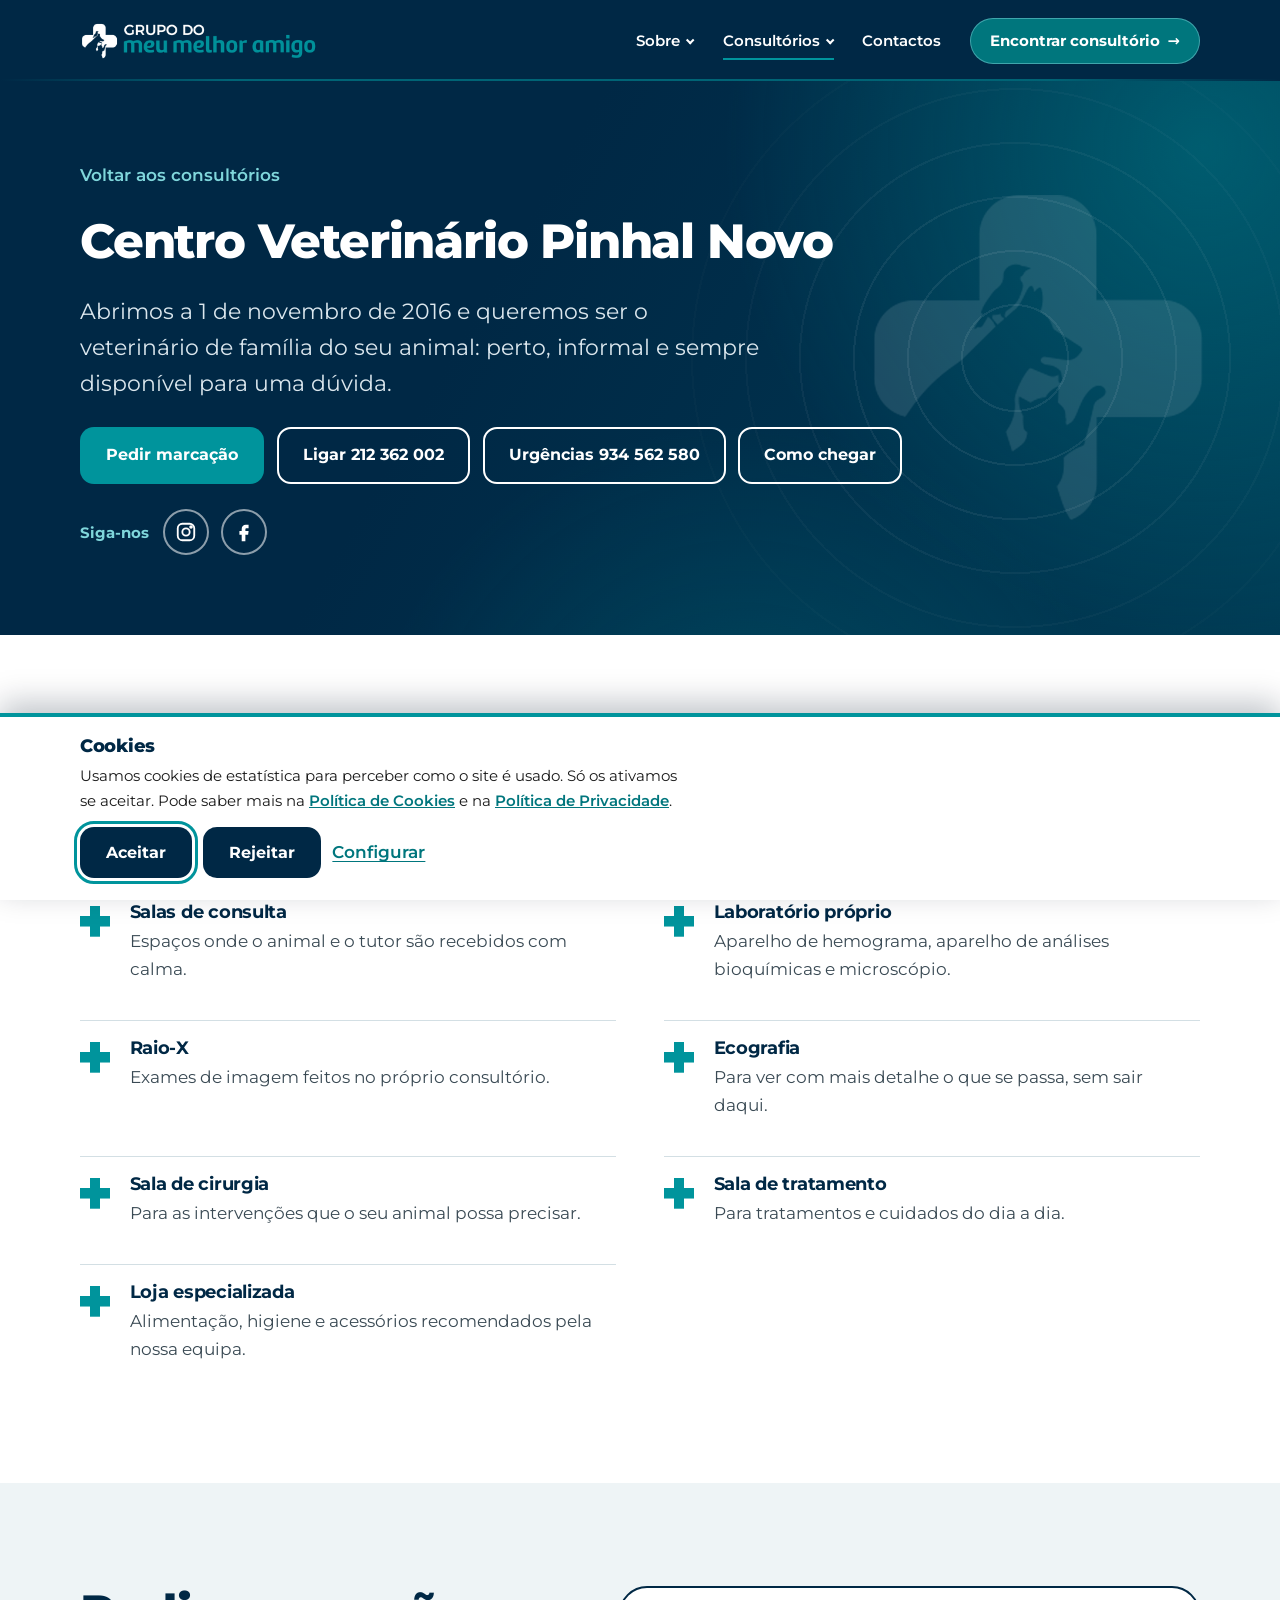
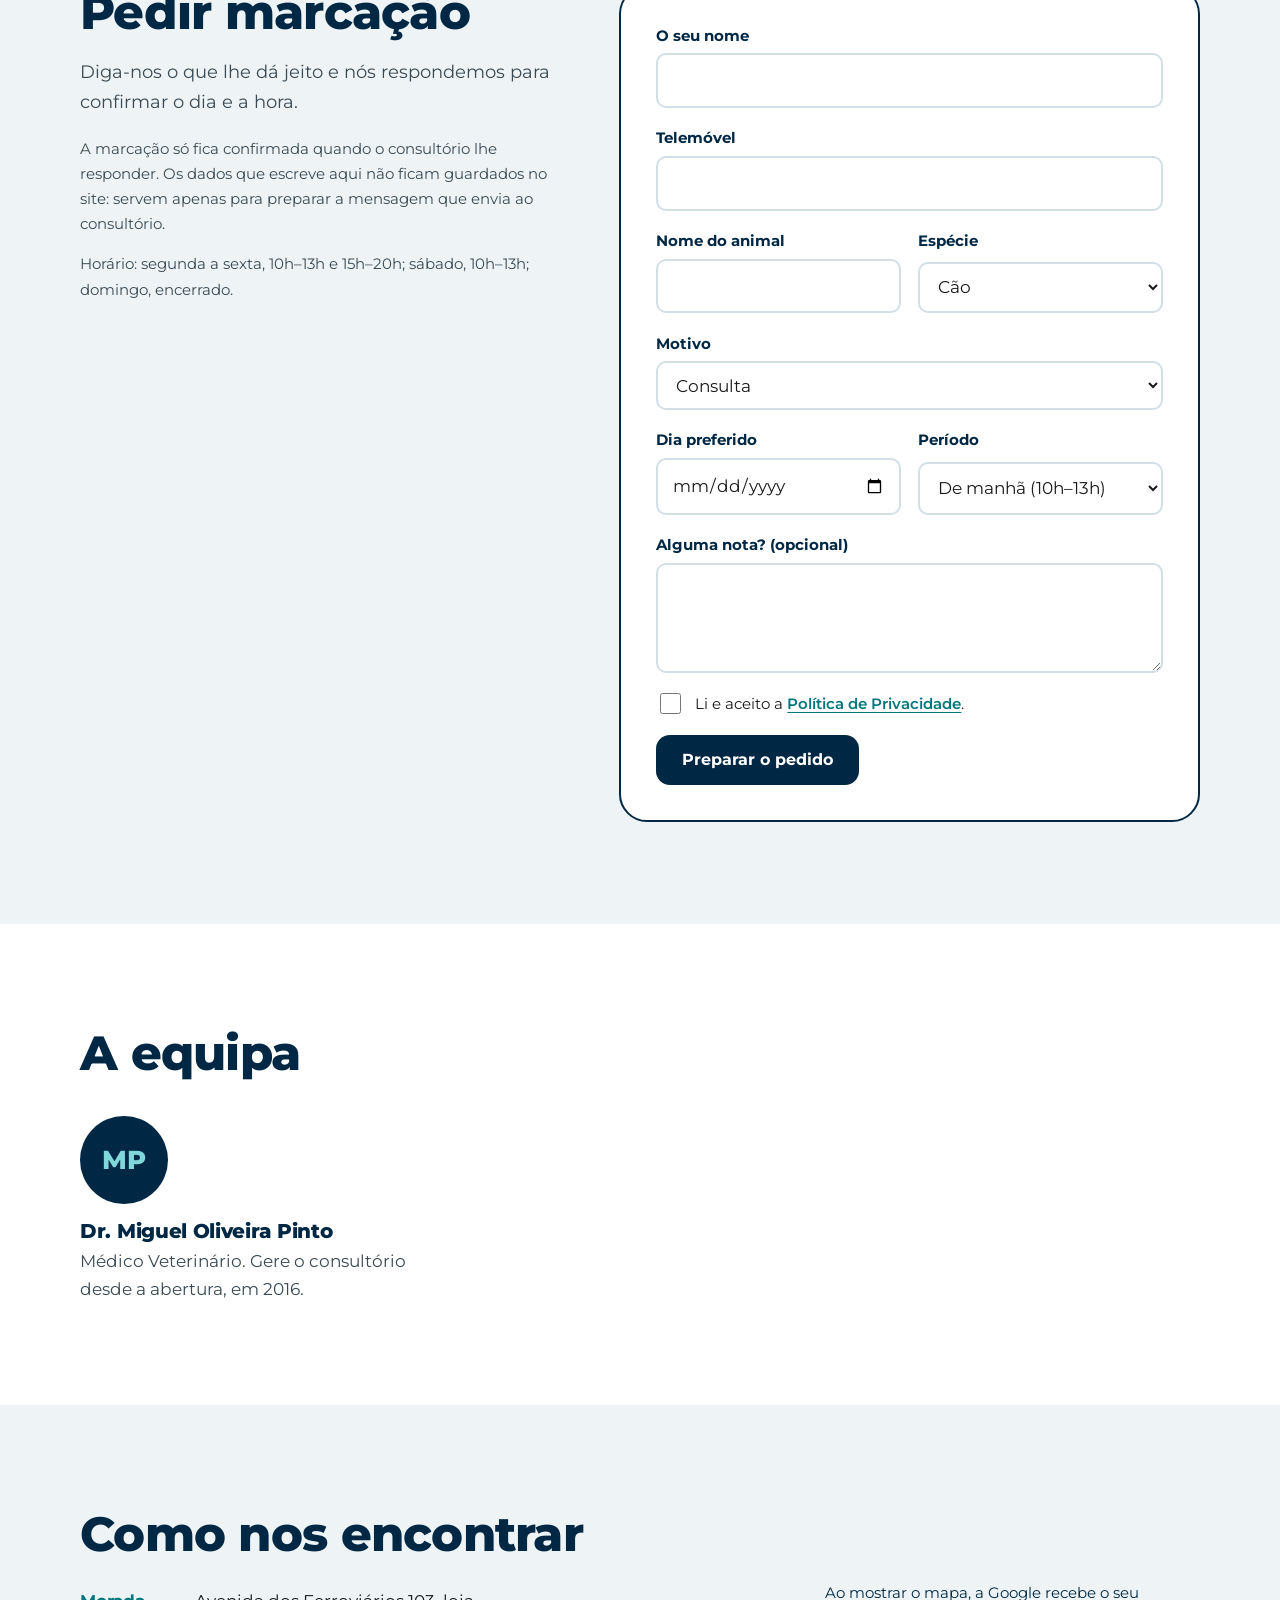
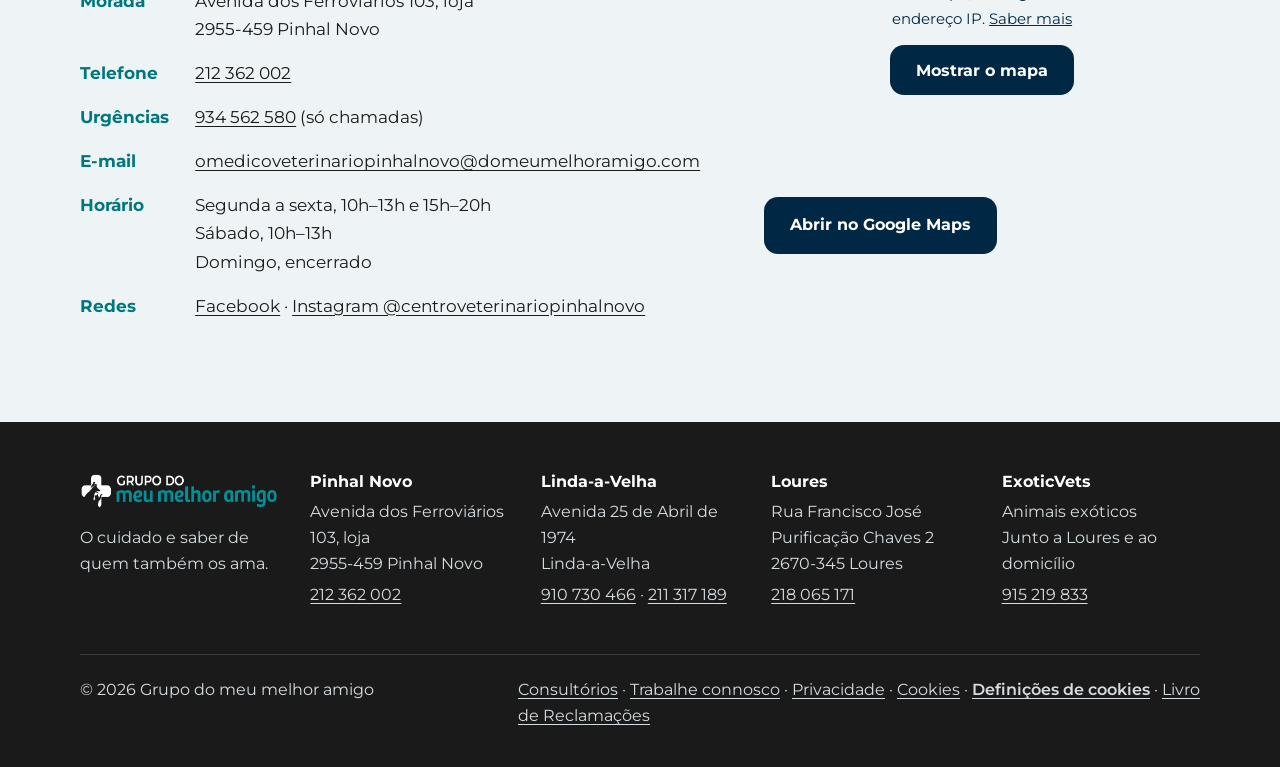
<file: pinhal-novo.html>
<!DOCTYPE html>
<html lang="pt-PT">
<head>
<meta charset="utf-8">
<meta name="viewport" content="width=device-width, initial-scale=1">
<title>Centro Veterinário Pinhal Novo | Consultório veterinário em Pinhal Novo</title>
<meta name="description" content="Consultório veterinário em Pinhal Novo, na Avenida dos Ferroviários 103. Consulta, laboratório, raio-X, ecografia, cirurgia e internamento. Tel. 212 362 002.">
<meta name="theme-color" content="#002845">
<link rel="icon" type="image/png" sizes="32x32" href="favicon-32.png">
<link rel="icon" type="image/png" sizes="64x64" href="favicon-64.png">
<link rel="apple-touch-icon" href="apple-touch-icon.png">
<meta property="og:type" content="website">
<meta property="og:locale" content="pt_PT">
<meta property="og:title" content="Centro Veterinário Pinhal Novo">
<meta property="og:description" content="Consultório veterinário em Pinhal Novo. O cuidado e saber de quem também os ama.">
<meta property="og:image" content="https://domeumelhoramigo.com/og.png">
<link rel="preload" href="montserrat-latin-wght-normal.woff2" as="font" type="font/woff2" crossorigin>
<link rel="stylesheet" href="style.css">
<script type="application/ld+json">
{
  "@context": "https://schema.org",
  "@type": "VeterinaryCare",
  "name": "Centro Veterinário Pinhal Novo",
  "url": "https://domeumelhoramigo.com/pinhal-novo.html",
  "telephone": "+351212362002",
  "email": "omedicoveterinariopinhalnovo@domeumelhoramigo.com",
  "address": {
    "@type": "PostalAddress",
    "streetAddress": "Avenida dos Ferroviários 103, loja",
    "postalCode": "2955-459",
    "addressLocality": "Pinhal Novo",
    "addressCountry": "PT"
  },
  "sameAs": ["https://www.facebook.com/omedicoveterinariodomeumelhoramigopinhalnovo/", "https://www.instagram.com/centroveterinariopinhalnovo/"]
}
</script>
</head>
<body>
<a class="skip" href="#conteudo">Saltar para o conteúdo</a>
<header class="site-header on-navy">
  <div class="wrap">
    <a class="brand" href="index.html" aria-label="Grupo do meu melhor amigo, página inicial">
      <img src="logo-escuro.png" alt="Grupo do meu melhor amigo" width="236" height="38">
    </a>
    <button class="menu-toggle" type="button" aria-expanded="false" aria-controls="menu">Menu</button>
    <nav class="nav" id="menu" aria-label="Principal">
      <ul class="menu">
        <li class="has-sub">
          <a href="sobre.html">Sobre</a>
          <ul class="submenu">
            <li><a href="sobre.html#quem-somos">Quem somos</a></li>
            <li><a href="sobre.html#missao">Missão e valores</a></li>
            <li><a href="sobre.html#trabalhe-connosco">Trabalhe connosco</a></li>
          </ul>
        </li>
        <li class="has-sub">
          <a href="consultorios.html" aria-current="page">Consultórios</a>
          <ul class="submenu">
            <li><a href="consultorios.html">Todos os consultórios</a></li>
            <li><a href="pinhal-novo.html">Pinhal Novo</a></li><li><a href="https://centroveterinariolindaavelha.pt" target="_blank" rel="noopener"><span class="nb">Linda-a-Velha</span></a></li><li><a href="loures.html">Loures</a></li><li><a href="exoticvets.html">ExoticVets (exóticos)</a></li>
          </ul>
        </li>
        <li><a href="#contactos">Contactos</a></li>
      </ul>
    </nav>
  </div>
</header>

<main id="conteudo">

  <section class="hero hero-page on-navy">
    <div class="wrap hero-inner">
      <a class="back" href="consultorios.html">Voltar aos consultórios</a>
      <h1>Centro Veterinário Pinhal Novo</h1>
      <p class="lead">Abrimos a 1 de novembro de 2016 e queremos ser o veterinário de família do seu animal: perto, informal e sempre disponível para uma dúvida.</p>
      <div class="btn-row">
        <a class="btn btn-teal" href="#marcacao">Pedir marcação</a>
        <a class="btn btn-line" href="tel:+351212362002">Ligar 212 362 002</a>
        <a class="btn btn-line" href="tel:+351934562580">Urgências 934 562 580</a>
        <a class="btn btn-line" href="https://share.google/jrOciPZL3Ov7Lb7br" target="_blank" rel="noopener">Como chegar</a>
      </div>
      <div class="social">
        <span>Siga-nos</span>
        <a href="https://www.instagram.com/centroveterinariopinhalnovo/" target="_blank" rel="noopener" aria-label="Instagram @centroveterinariopinhalnovo"><svg viewBox="0 0 24 24" fill="none" stroke="currentColor" stroke-width="2" aria-hidden="true"><rect x="3" y="3" width="18" height="18" rx="5"/><circle cx="12" cy="12" r="4"/><circle cx="17.5" cy="6.5" r="1" fill="currentColor"/></svg></a>
        <a href="https://www.facebook.com/omedicoveterinariodomeumelhoramigopinhalnovo" target="_blank" rel="noopener" aria-label="Facebook"><svg viewBox="0 0 24 24" fill="currentColor" aria-hidden="true"><path d="M14 8h3V4h-3c-2.8 0-4.5 1.8-4.5 4.6V11H7v4h2.5v7h4v-7h3l.5-4h-3.5V9c0-.6.4-1 1-1z"/></svg></a>
      </div>
    </div>
  </section>

  <section class="section on-light" id="instalacoes">
    <div class="wrap">
      <h2>Serviços e instalações para cuidar de perto</h2>
      <ul class="rooms">
        <li>
          <h3>Salas de consulta</h3>
          <p>Espaços onde o animal e o tutor são recebidos com calma.</p>
        </li>
        <li>
          <h3>Laboratório próprio</h3>
          <p>Aparelho de hemograma, aparelho de análises bioquímicas e microscópio.</p>
        </li>
        <li>
          <h3>Raio-X</h3>
          <p>Exames de imagem feitos no próprio consultório.</p>
        </li>
        <li>
          <h3>Ecografia</h3>
          <p>Para ver com mais detalhe o que se passa, sem sair daqui.</p>
        </li>
        <li>
          <h3>Sala de cirurgia</h3>
          <p>Para as intervenções que o seu animal possa precisar.</p>
        </li>
        <li>
          <h3>Sala de tratamento</h3>
          <p>Para tratamentos e cuidados do dia a dia.</p>
        </li>
        <li>
          <h3>Loja especializada</h3>
          <p>Alimentação, higiene e acessórios recomendados pela nossa equipa.</p>
        </li>
      </ul>
    </div>
  </section>

  <section class="section tint on-light" id="marcacao">
    <div class="wrap booking">
      <div>
        <h2>Pedir marcação</h2>
        <p class="clinics-intro">Diga-nos o que lhe dá jeito e nós respondemos para confirmar o dia e a hora.</p>
        <p class="note">A marcação só fica confirmada quando o consultório lhe responder. Os dados que escreve aqui não ficam guardados no site: servem apenas para preparar a mensagem que envia ao consultório.</p>
        <p class="note">Horário: segunda a sexta, 10h–13h e 15h–20h; sábado, 10h–13h; domingo, encerrado.</p>
      </div>
      <div>
        <form id="form-marcacao" class="form" novalidate>
          <div class="field"><label for="nome">O seu nome</label><input id="nome" name="nome" type="text" autocomplete="name" required></div>
          <div class="field"><label for="tel">Telemóvel</label><input id="tel" name="tel" type="tel" autocomplete="tel" inputmode="tel" required></div>
          <div class="field-row">
            <div class="field"><label for="animal">Nome do animal</label><input id="animal" name="animal" type="text" required></div>
            <div class="field"><label for="especie">Espécie</label>
              <select id="especie" name="especie"><option>Cão</option><option>Gato</option><option>Outro</option></select></div>
          </div>
          <div class="field"><label for="motivo">Motivo</label>
            <select id="motivo" name="motivo">
              <option>Consulta</option><option>Vacinação</option><option>Desparasitação</option>
              <option>Análises ou exames</option><option>Cirurgia</option><option>Outro motivo</option>
            </select></div>
          <div class="field-row">
            <div class="field"><label for="dia">Dia preferido</label><input id="dia" name="dia" type="date" required></div>
            <div class="field"><label for="periodo">Período</label>
              <select id="periodo" name="periodo"><option>De manhã (10h–13h)</option><option>À tarde (15h–20h)</option><option>Tanto faz</option></select></div>
          </div>
          <div class="field"><label for="obs">Alguma nota? (opcional)</label><textarea id="obs" name="obs" rows="3"></textarea></div>
          <div class="check"><input id="rgpd" name="rgpd" type="checkbox" required><label for="rgpd">Li e aceito a <a href="privacidade.html" target="_blank" rel="noopener">Política de Privacidade</a>.</label></div>
          <p class="form-error" id="erro" role="alert" hidden></p>
          <button class="btn btn-navy" type="submit">Preparar o pedido</button>
        </form>
        <div class="pedido" id="pedido" hidden>
          <h3>O seu pedido está pronto</h3>
          <pre id="pedido-txt"></pre>
          <div class="btn-row">
            <a class="btn btn-navy" id="via-wa" href="#" target="_blank" rel="noopener" hidden>Enviar por WhatsApp</a>
            <button class="btn btn-navy" id="via-mail" type="button" hidden>Enviar pedido</button>
            <button class="btn btn-line" type="button" id="copiar">Copiar o texto</button>
            <a class="btn btn-line" href="tel:+351212362002">Ligar 212 362 002</a>
          </div>
          <p class="note" id="pedido-nota">Envie este texto ao consultório ou ligue para confirmar. Só fica marcado quando lhe responderem.</p>
          <button class="link-btn" type="button" id="editar">Voltar e alterar o pedido</button>
        </div>
      </div>
    </div>
  </section>

  <section class="section on-light" id="equipa">
    <div class="wrap">
      <h2>A equipa</h2>
      <div class="team">
        <article class="person">
          <div class="avatar" aria-hidden="true">MP</div>
          <h3>Dr. Miguel Oliveira Pinto</h3>
          <p>Médico Veterinário. Gere o consultório desde a abertura, em 2016.</p>
        </article>
      </div>
    </div>
  </section>

  <section class="section tint on-light" id="onde">
    <div class="wrap find">
      <div>
        <h2>Como nos encontrar</h2>
        <dl class="facts">
          <div><dt>Morada</dt><dd>Avenida dos Ferroviários 103, loja<br>2955-459 Pinhal Novo</dd></div>
          <div><dt>Telefone</dt><dd><a href="tel:+351212362002">212 362 002</a></dd></div>
          <div><dt>Urgências</dt><dd><a href="tel:+351934562580">934 562 580</a> (só chamadas)</dd></div>
          <div><dt>E-mail</dt><dd><a href="mailto:omedicoveterinariopinhalnovo@domeumelhoramigo.com">omedicoveterinariopinhalnovo@domeumelhoramigo.com</a></dd></div>
          <div><dt>Horário</dt><dd>Segunda a sexta, 10h–13h e 15h–20h<br>Sábado, 10h–13h<br>Domingo, encerrado</dd></div>
          <div><dt>Redes</dt><dd><a href="https://www.facebook.com/omedicoveterinariodomeumelhoramigopinhalnovo/" target="_blank" rel="noopener">Facebook</a> · <a href="https://www.instagram.com/centroveterinariopinhalnovo/" target="_blank" rel="noopener">Instagram @centroveterinariopinhalnovo</a></dd></div>
        </dl>
      </div>
      <div>
        <div style="margin-bottom:20px"><div id="mapa-caixa" data-src="https://www.google.com/maps?q=O%20M%C3%A9dico%20Veterin%C3%A1rio%20do%20Meu%20Melhor%20Amigo%20Pinhal%20Novo%2C%20Avenida%20dos%20Ferrovi%C3%A1rios%20103%2C%202955-459%20Pinhal%20Novo&amp;output=embed" data-titulo="Mapa de Pinhal Novo" style="background:var(--mist);border-radius:12px;height:260px;display:flex;flex-direction:column;align-items:center;justify-content:center;gap:.9rem;text-align:center;padding:1.2rem"><p style="margin:0;max-width:36ch;color:var(--navy);font-size:.95rem">Ao mostrar o mapa, a Google recebe o seu endereço IP. <a href="cookies.html">Saber mais</a></p><button type="button" class="btn btn-navy" id="mapa-btn">Mostrar o mapa</button></div></div>
        <div class="btn-row">
          <a class="btn btn-navy" href="https://share.google/jrOciPZL3Ov7Lb7br" target="_blank" rel="noopener">Abrir no Google Maps</a>
        </div>
      </div>
    </div>
  </section>

</main>

<footer class="site-footer on-navy" id="contactos">
  <div class="wrap">
    <div class="foot">
      <div>
        <img src="logo-escuro.png" alt="Grupo do meu melhor amigo" width="236" height="38">
        <p>O cuidado e saber de quem também os ama.</p>
      </div>
      <div>
        <h3>Pinhal Novo</h3>
        <p>Avenida dos Ferroviários 103, loja<br>2955-459 Pinhal Novo</p>
        <p><a href="tel:+351212362002">212 362 002</a></p>
      </div>
      <div>
        <h3><span class="nb">Linda-a-Velha</span></h3>
        <p>Avenida 25 de Abril de 1974<br>Linda-a-Velha</p>
        <p><a href="tel:+351910730466">910 730 466</a> · <a href="tel:+351211317189">211 317 189</a></p>
      </div>
      <div>
        <h3>Loures</h3>
        <p>Rua Francisco José Purificação Chaves&nbsp;2<br>2670-345 Loures</p>
        <p><a href="tel:+351218065171">218 065 171</a></p>
      </div>
      <div>
        <h3>ExoticVets</h3>
        <p>Animais exóticos<br>Junto a Loures e ao domicílio</p>
        <p><a href="tel:+351915219833">915 219 833</a></p>
      </div>
    </div>
    <div class="legal">
      <p>© <span id="ano">2026</span> Grupo do meu melhor amigo</p>
      <p><a href="consultorios.html">Consultórios</a> · <a href="sobre.html#trabalhe-connosco">Trabalhe connosco</a> · <a href="privacidade.html">Privacidade</a> · <a href="cookies.html">Cookies</a><span id="cookies-set" hidden> · <button class="link-btn on-dark" type="button" id="abrir-cookies">Definições de cookies</button></span> · <a href="https://www.livroreclamacoes.pt" target="_blank" rel="noopener">Livro de Reclamações</a></p>
    </div>
  </div>
</footer>

<script src="consentimento.js" defer></script>
<script>
  document.getElementById("ano").textContent = new Date().getFullYear();
  (function () {
    var btn = document.querySelector(".menu-toggle"), nav = document.getElementById("menu");
    if (!btn || !nav) return;
    btn.addEventListener("click", function () {
      var open = nav.classList.toggle("open");
      btn.setAttribute("aria-expanded", open ? "true" : "false");
    });
    nav.addEventListener("click", function (e) {
      if (e.target.tagName === "A" && nav.classList.contains("open")) {
        nav.classList.remove("open"); btn.setAttribute("aria-expanded", "false");
      }
    });
  })();
  // Canais para receber os pedidos de marcação. Enquanto estiverem vazios, o utilizador copia o texto ou liga.
  //   WHATSAPP_PN: número com indicativo e sem espaços, por exemplo "351912345678"
  //   EMAIL_PN: e-mail do consultório
  var WHATSAPP_PN = ""; // WhatsApp de Pinhal Novo é só para urgências
  var EMAIL_PN = "omedicoveterinariopinhalnovo@domeumelhoramigo.com";
  (function () {
    var form = document.getElementById("form-marcacao"), ultimo = null;
    if (!form) return;
    var dia = document.getElementById("dia"), erro = document.getElementById("erro");
    var pedido = document.getElementById("pedido"), txt = document.getElementById("pedido-txt");
    var hoje = new Date(); hoje.setMinutes(hoje.getMinutes() - hoje.getTimezoneOffset());
    dia.min = hoje.toISOString().slice(0, 10);

    function fmt(v) { var p = v.split("-"); return p[2] + "/" + p[1] + "/" + p[0]; }
    function falha(m, campo) { erro.textContent = m; erro.hidden = false; if (campo) campo.focus(); }

    form.addEventListener("submit", function (e) {
      e.preventDefault(); erro.hidden = true;
      var f = new FormData(form);
      ["nome", "tel", "animal", "dia"].forEach(function (k) { f.set(k, (f.get(k) || "").trim()); });
      if (!f.get("nome")) return falha("Escreva o seu nome.", document.getElementById("nome"));
      if (f.get("tel").replace(/\D/g, "").length < 9) return falha("Escreva um telemóvel com 9 números.", document.getElementById("tel"));
      if (!f.get("animal")) return falha("Escreva o nome do animal.", document.getElementById("animal"));
      if (!f.get("dia")) return falha("Escolha o dia preferido.", dia);
      if (!document.getElementById("rgpd").checked) return falha("Para preparar o pedido, aceite a Política de Privacidade.", document.getElementById("rgpd"));
      var d = new Date(f.get("dia") + "T12:00:00");
      if (d.getDay() === 0) return falha("O consultório está encerrado ao domingo. Escolha outro dia.", dia);
      if (d.getDay() === 6 && f.get("periodo").indexOf("tarde") > -1) return falha("Ao sábado só abrimos de manhã (10h–13h).", document.getElementById("periodo"));

      var linhas = [
        "Olá! Gostava de pedir uma marcação no consultório de Pinhal Novo.", "",
        "Nome: " + f.get("nome"),
        "Telemóvel: " + f.get("tel"),
        "Animal: " + f.get("animal") + " (" + f.get("especie") + ")",
        "Motivo: " + f.get("motivo"),
        "Dia preferido: " + fmt(f.get("dia")) + ", " + f.get("periodo")
      ];
      if ((f.get("obs") || "").trim()) linhas.push("Nota: " + f.get("obs").trim());
      var msg = linhas.join("\n");
      txt.textContent = msg;

      var wa = document.getElementById("via-wa"), ml = document.getElementById("via-mail");
      if (WHATSAPP_PN) { wa.href = "https://wa.me/" + WHATSAPP_PN + "?text=" + encodeURIComponent(msg); wa.hidden = false; }
      if (EMAIL_PN) { ml.hidden = false; ml.disabled = false; ml.textContent = "Enviar pedido"; ultimo = { f: f, msg: msg }; }
      if (WHATSAPP_PN || EMAIL_PN) document.getElementById("pedido-nota").textContent = "Só fica marcado quando o consultório lhe responder.";

      form.hidden = true; pedido.hidden = false; pedido.scrollIntoView({ behavior: "smooth", block: "nearest" });
    });

    document.getElementById("via-mail").addEventListener("click", function () {
      var b = this, nota = document.getElementById("pedido-nota");
      if (!ultimo) return;
      b.disabled = true; b.textContent = "A enviar...";
      var f = ultimo.f;
      fetch("https://formsubmit.co/ajax/" + EMAIL_PN, {
        method: "POST", headers: { "Content-Type": "application/json", "Accept": "application/json" },
        body: JSON.stringify({ _subject: "Pedido de marcação - " + f.get("nome"), _template: "table", _captcha: "false",
          Nome: f.get("nome"), "Telemóvel": f.get("tel"), Animal: f.get("animal") + " (" + f.get("especie") + ")",
          Motivo: f.get("motivo"), "Dia preferido": f.get("dia").split("-").reverse().join("/") + ", " + f.get("periodo"), Nota: (f.get("obs") || "").trim() || "-" })
      }).then(function (r) { return r.json(); }).then(function (j) {
        if (j && (j.success === true || j.success === "true")) { b.textContent = "Pedido enviado ✓"; nota.textContent = "Recebemos o seu pedido. Vamos contactá-lo para confirmar a marcação."; }
        else throw 0;
      }).catch(function () {
        b.disabled = false; b.textContent = "Enviar pedido";
        nota.textContent = "Não foi possível enviar agora. Tente de novo daqui a pouco ou ligue 212 362 002.";
      });
    });

    document.getElementById("editar").addEventListener("click", function () { pedido.hidden = true; form.hidden = false; });
    document.getElementById("copiar").addEventListener("click", function () {
      var b = this, t = txt.textContent;
      function ok() { b.textContent = "Texto copiado"; setTimeout(function () { b.textContent = "Copiar o texto"; }, 2200); }
      if (navigator.clipboard && navigator.clipboard.writeText) navigator.clipboard.writeText(t).then(ok, ok);
      else { var r = document.createRange(); r.selectNodeContents(txt); var s = getSelection(); s.removeAllRanges(); s.addRange(r); try { document.execCommand("copy"); } catch (x) {} ok(); }
    });
  })();
</script>
<script>
(function(){var b=document.getElementById("mapa-btn");if(!b)return;b.addEventListener("click",function(){var c=document.getElementById("mapa-caixa"),u=c.getAttribute("data-src")||"";if(u.indexOf("https://www.google.com/maps")!==0)return;var f=document.createElement("iframe");f.src=u;f.width="100%";f.height="260";f.style.cssText="border:0;border-radius:12px;display:block";f.setAttribute("referrerpolicy","no-referrer-when-downgrade");f.title=c.getAttribute("data-titulo")||"Mapa";c.replaceWith(f);});})();
</script>
</body>
</html>
</file>
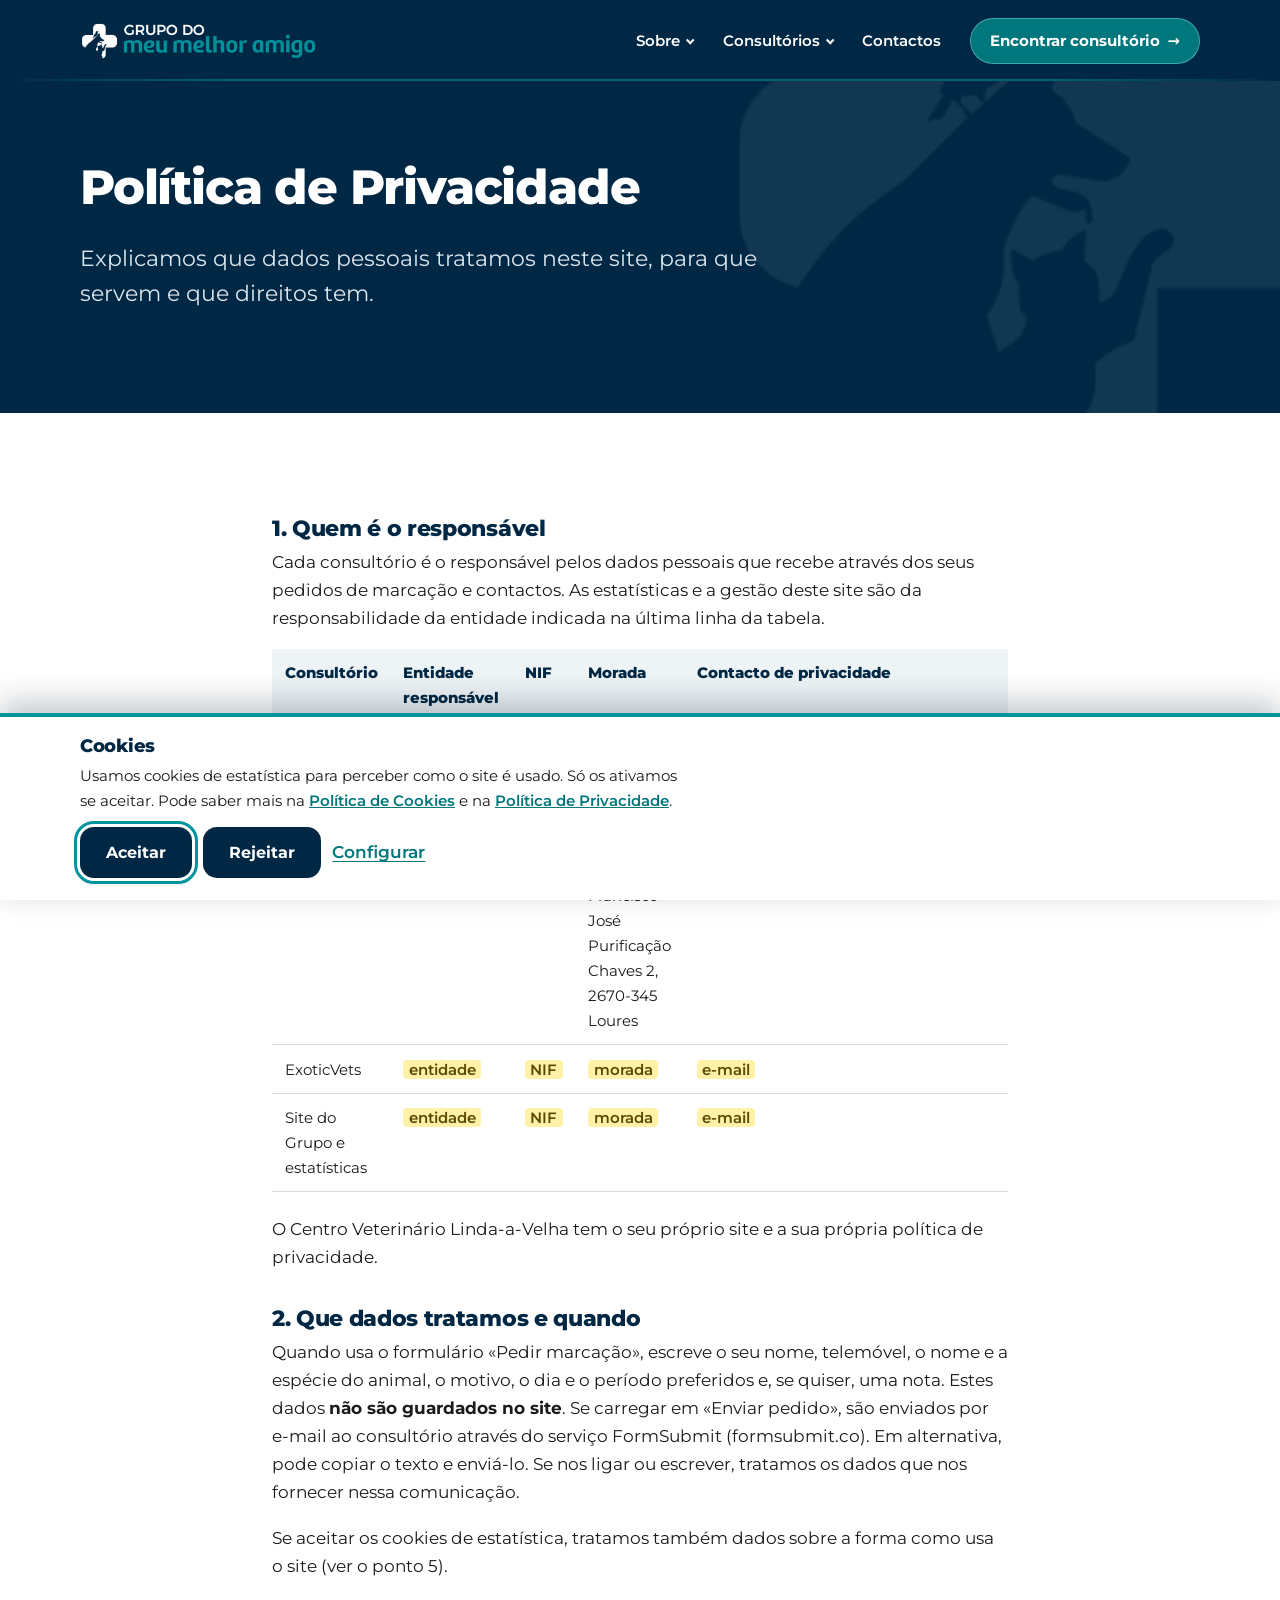
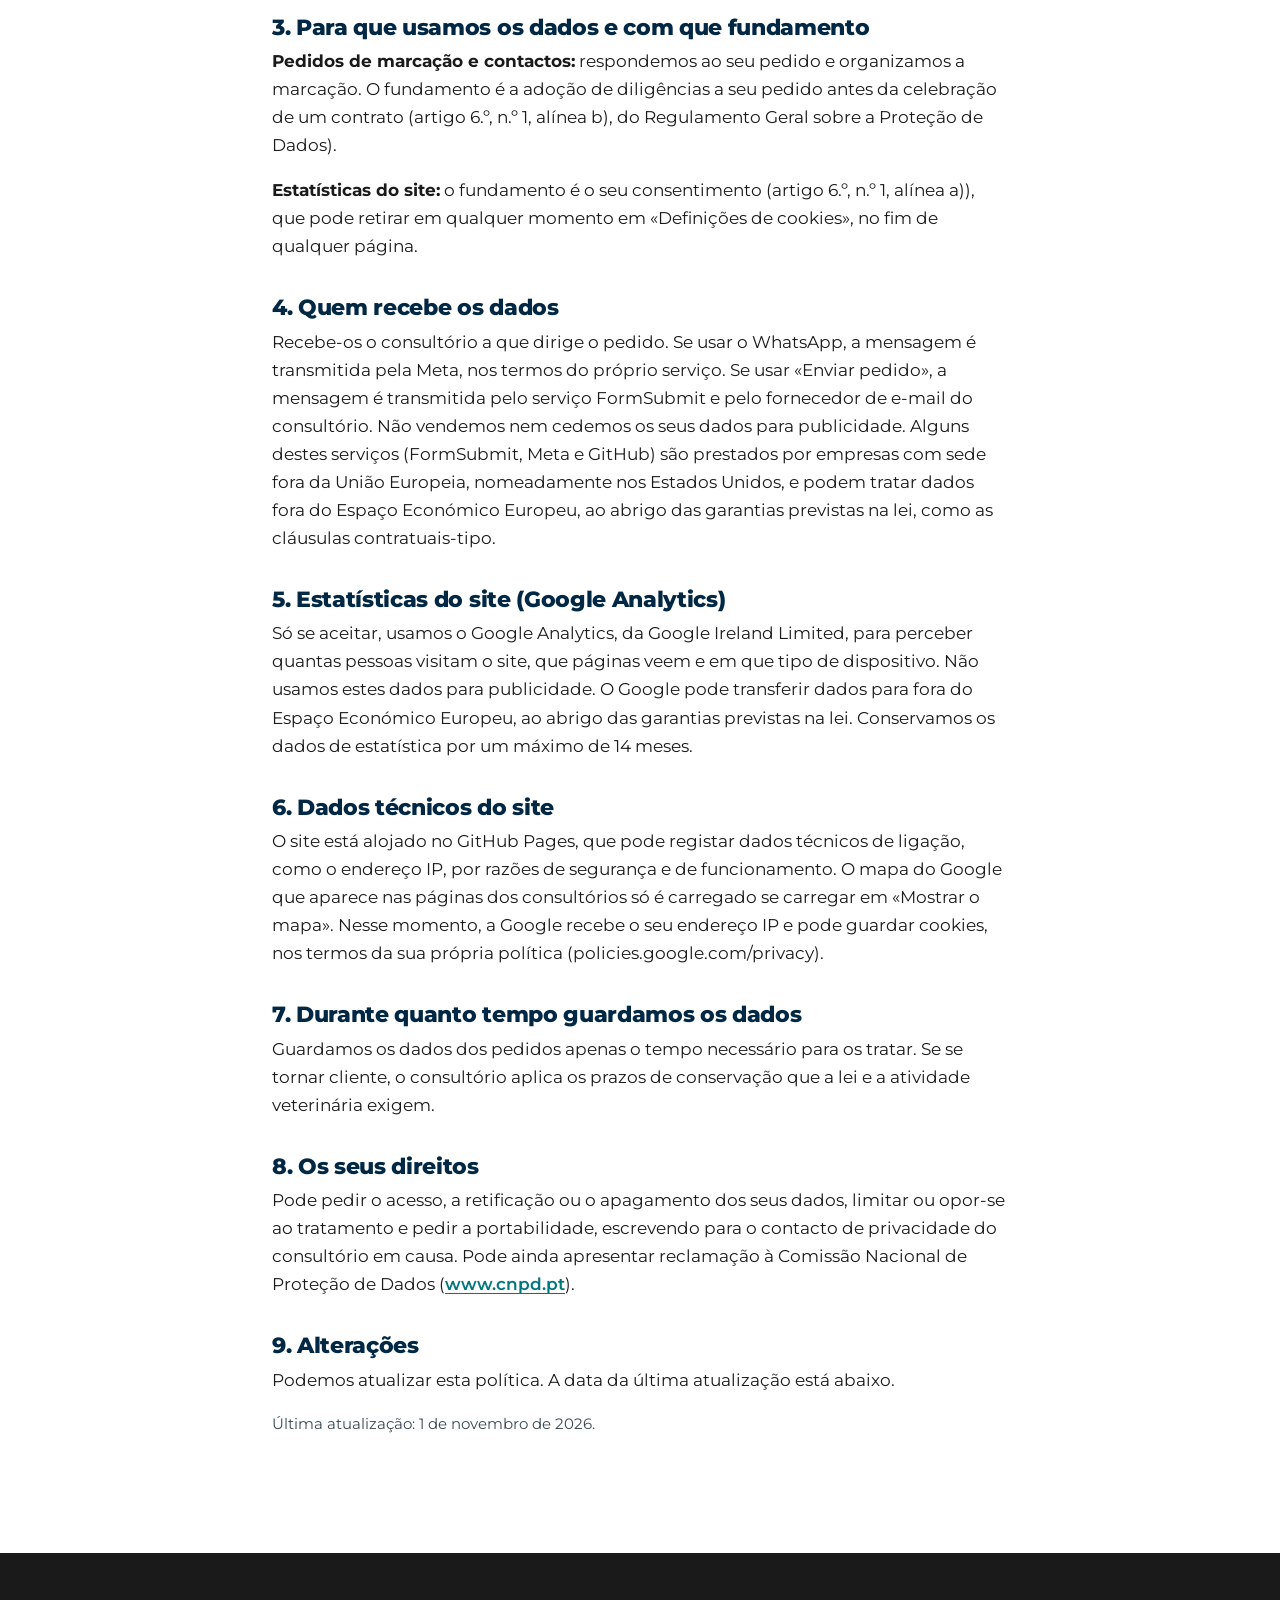
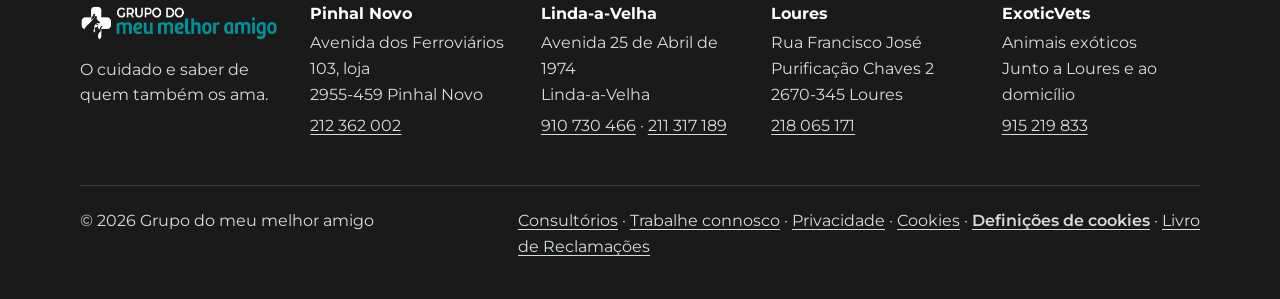
<file: privacidade.html>
<!DOCTYPE html>
<html lang="pt-PT">
<head>
<meta charset="utf-8">
<meta name="viewport" content="width=device-width, initial-scale=1">
<title>Política de Privacidade | Grupo do meu melhor amigo</title>
<meta name="description" content="Que dados pessoais tratamos neste site, para que servem e que direitos tem.">
<meta name="theme-color" content="#002845">
<link rel="icon" type="image/png" sizes="32x32" href="favicon-32.png">
<link rel="icon" type="image/png" sizes="64x64" href="favicon-64.png">
<link rel="apple-touch-icon" href="apple-touch-icon.png">
<meta property="og:type" content="website">
<meta property="og:locale" content="pt_PT">
<meta property="og:title" content="Política de Privacidade | Grupo do meu melhor amigo">
<meta property="og:description" content="Que dados pessoais tratamos neste site, para que servem e que direitos tem.">
<meta property="og:image" content="https://domeumelhoramigo.com/og.png">
<link rel="preload" href="montserrat-latin-wght-normal.woff2" as="font" type="font/woff2" crossorigin>
<link rel="stylesheet" href="style.css">

</head>
<body>
<a class="skip" href="#conteudo">Saltar para o conteúdo</a>
<header class="site-header on-navy">
  <div class="wrap">
    <a class="brand" href="index.html" aria-label="Grupo do meu melhor amigo, página inicial">
      <img src="logo-escuro.png" alt="Grupo do meu melhor amigo" width="236" height="38">
    </a>
    <button class="menu-toggle" type="button" aria-expanded="false" aria-controls="menu">Menu</button>
    <nav class="nav" id="menu" aria-label="Principal">
      <ul class="menu">
        <li class="has-sub">
          <a href="sobre.html">Sobre</a>
          <ul class="submenu">
            <li><a href="sobre.html#quem-somos">Quem somos</a></li>
            <li><a href="sobre.html#missao">Missão e valores</a></li>
            <li><a href="sobre.html#trabalhe-connosco">Trabalhe connosco</a></li>
          </ul>
        </li>
        <li class="has-sub">
          <a href="consultorios.html">Consultórios</a>
          <ul class="submenu">
            <li><a href="consultorios.html">Todos os consultórios</a></li>
            <li><a href="pinhal-novo.html">Pinhal Novo</a></li><li><a href="https://centroveterinariolindaavelha.pt" target="_blank" rel="noopener"><span class="nb">Linda-a-Velha</span></a></li><li><a href="loures.html">Loures</a></li><li><a href="exoticvets.html">ExoticVets (exóticos)</a></li>
          </ul>
        </li>
        <li><a href="#contactos">Contactos</a></li>
      </ul>
    </nav>
  </div>
</header>

<main id="conteudo">

  <section class="hero hero-page on-navy">
    <div class="wrap hero-inner">
      <h1>Política de Privacidade</h1>
      <p class="lead">Explicamos que dados pessoais tratamos neste site, para que servem e que direitos tem.</p>
    </div>
  </section>

  <section class="section on-light">
    <div class="wrap prose">
      <h2>1. Quem é o responsável</h2>
      <p>Cada consultório é o responsável pelos dados pessoais que recebe através dos seus pedidos de marcação e contactos. As estatísticas e a gestão deste site são da responsabilidade da entidade indicada na última linha da tabela.</p>
      <div class="table-wrap">
        <table class="entities">
          <thead><tr><th>Consultório</th><th>Entidade responsável</th><th>NIF</th><th>Morada</th><th>Contacto de privacidade</th></tr></thead>
          <tbody>
            <tr><td>Pinhal Novo</td><td>Better Together Unipessoal Lda</td><td>514 049 472</td><td><span class="todo">morada</span></td><td><a href="mailto:omedicoveterinariopinhalnovo@domeumelhoramigo.com">omedicoveterinariopinhalnovo@domeumelhoramigo.com</a></td></tr>
            <tr><td>Loures</td><td><span class="todo">entidade</span></td><td><span class="todo">NIF</span></td><td>Rua Francisco José Purificação Chaves 2, 2670-345 Loures</td><td><a href="mailto:consultorioloures@domeumelhoramigo.com">consultorioloures@domeumelhoramigo.com</a></td></tr>
            <tr><td>ExoticVets</td><td><span class="todo">entidade</span></td><td><span class="todo">NIF</span></td><td><span class="todo">morada</span></td><td><span class="todo">e-mail</span></td></tr>
            <tr><td>Site do Grupo e estatísticas</td><td><span class="todo">entidade</span></td><td><span class="todo">NIF</span></td><td><span class="todo">morada</span></td><td><span class="todo">e-mail</span></td></tr>
          </tbody>
        </table>
      </div>
      <p>O Centro Veterinário Linda-a-Velha tem o seu próprio site e a sua própria política de privacidade.</p>

      <h2>2. Que dados tratamos e quando</h2>
      <p>Quando usa o formulário «Pedir marcação», escreve o seu nome, telemóvel, o nome e a espécie do animal, o motivo, o dia e o período preferidos e, se quiser, uma nota. Estes dados <strong>não são guardados no site</strong>. Se carregar em «Enviar pedido», são enviados por e-mail ao consultório através do serviço FormSubmit (formsubmit.co). Em alternativa, pode copiar o texto e enviá-lo. Se nos ligar ou escrever, tratamos os dados que nos fornecer nessa comunicação.</p>
      <p>Se aceitar os cookies de estatística, tratamos também dados sobre a forma como usa o site (ver o ponto 5).</p>

      <h2>3. Para que usamos os dados e com que fundamento</h2>
      <p><strong>Pedidos de marcação e contactos:</strong> respondemos ao seu pedido e organizamos a marcação. O fundamento é a adoção de diligências a seu pedido antes da celebração de um contrato (artigo 6.º, n.º 1, alínea b), do Regulamento Geral sobre a Proteção de Dados).</p>
      <p><strong>Estatísticas do site:</strong> o fundamento é o seu consentimento (artigo 6.º, n.º 1, alínea a)), que pode retirar em qualquer momento em «Definições de cookies», no fim de qualquer página.</p>

      <h2>4. Quem recebe os dados</h2>
      <p>Recebe-os o consultório a que dirige o pedido. Se usar o WhatsApp, a mensagem é transmitida pela Meta, nos termos do próprio serviço. Se usar «Enviar pedido», a mensagem é transmitida pelo serviço FormSubmit e pelo fornecedor de e-mail do consultório. Não vendemos nem cedemos os seus dados para publicidade. Alguns destes serviços (FormSubmit, Meta e GitHub) são prestados por empresas com sede fora da União Europeia, nomeadamente nos Estados Unidos, e podem tratar dados fora do Espaço Económico Europeu, ao abrigo das garantias previstas na lei, como as cláusulas contratuais-tipo.</p>

      <h2>5. Estatísticas do site (Google Analytics)</h2>
      <p>Só se aceitar, usamos o Google Analytics, da Google Ireland Limited, para perceber quantas pessoas visitam o site, que páginas veem e em que tipo de dispositivo. Não usamos estes dados para publicidade. O Google pode transferir dados para fora do Espaço Económico Europeu, ao abrigo das garantias previstas na lei. Conservamos os dados de estatística por um máximo de 14 meses.</p>

      <h2>6. Dados técnicos do site</h2>
      <p>O site está alojado no GitHub Pages, que pode registar dados técnicos de ligação, como o endereço IP, por razões de segurança e de funcionamento. O mapa do Google que aparece nas páginas dos consultórios só é carregado se carregar em «Mostrar o mapa». Nesse momento, a Google recebe o seu endereço IP e pode guardar cookies, nos termos da sua própria política (policies.google.com/privacy).</p>

      <h2>7. Durante quanto tempo guardamos os dados</h2>
      <p>Guardamos os dados dos pedidos apenas o tempo necessário para os tratar. Se se tornar cliente, o consultório aplica os prazos de conservação que a lei e a atividade veterinária exigem.</p>

      <h2>8. Os seus direitos</h2>
      <p>Pode pedir o acesso, a retificação ou o apagamento dos seus dados, limitar ou opor-se ao tratamento e pedir a portabilidade, escrevendo para o contacto de privacidade do consultório em causa. Pode ainda apresentar reclamação à Comissão Nacional de Proteção de Dados (<a href="https://www.cnpd.pt" target="_blank" rel="noopener">www.cnpd.pt</a>).</p>

      <h2>9. Alterações</h2>
      <p>Podemos atualizar esta política. A data da última atualização está abaixo.</p>
      <p class="note">Última atualização: 1 de novembro de 2026.</p>
    </div>
  </section>

</main>

<footer class="site-footer on-navy" id="contactos">
  <div class="wrap">
    <div class="foot">
      <div>
        <img src="logo-escuro.png" alt="Grupo do meu melhor amigo" width="236" height="38">
        <p>O cuidado e saber de quem também os ama.</p>
      </div>
      <div>
        <h3>Pinhal Novo</h3>
        <p>Avenida dos Ferroviários 103, loja<br>2955-459 Pinhal Novo</p>
        <p><a href="tel:+351212362002">212 362 002</a></p>
      </div>
      <div>
        <h3><span class="nb">Linda-a-Velha</span></h3>
        <p>Avenida 25 de Abril de 1974<br>Linda-a-Velha</p>
        <p><a href="tel:+351910730466">910 730 466</a> · <a href="tel:+351211317189">211 317 189</a></p>
      </div>
      <div>
        <h3>Loures</h3>
        <p>Rua Francisco José Purificação Chaves&nbsp;2<br>2670-345 Loures</p>
        <p><a href="tel:+351218065171">218 065 171</a></p>
      </div>
      <div>
        <h3>ExoticVets</h3>
        <p>Animais exóticos<br>Junto a Loures e ao domicílio</p>
        <p><a href="tel:+351915219833">915 219 833</a></p>
      </div>
    </div>
    <div class="legal">
      <p>© <span id="ano">2026</span> Grupo do meu melhor amigo</p>
      <p><a href="consultorios.html">Consultórios</a> · <a href="sobre.html#trabalhe-connosco">Trabalhe connosco</a> · <a href="privacidade.html">Privacidade</a> · <a href="cookies.html">Cookies</a><span id="cookies-set" hidden> · <button class="link-btn on-dark" type="button" id="abrir-cookies">Definições de cookies</button></span> · <a href="https://www.livroreclamacoes.pt" target="_blank" rel="noopener">Livro de Reclamações</a></p>
    </div>
  </div>
</footer>

<script src="consentimento.js" defer></script>
<script>
  document.getElementById("ano").textContent = new Date().getFullYear();
  (function () {
    var btn = document.querySelector(".menu-toggle"), nav = document.getElementById("menu");
    if (!btn || !nav) return;
    btn.addEventListener("click", function () {
      var open = nav.classList.toggle("open");
      btn.setAttribute("aria-expanded", open ? "true" : "false");
    });
    nav.addEventListener("click", function (e) {
      if (e.target.tagName === "A" && nav.classList.contains("open")) {
        nav.classList.remove("open"); btn.setAttribute("aria-expanded", "false");
      }
    });
  })();
</script>
</body>
</html>
</file>
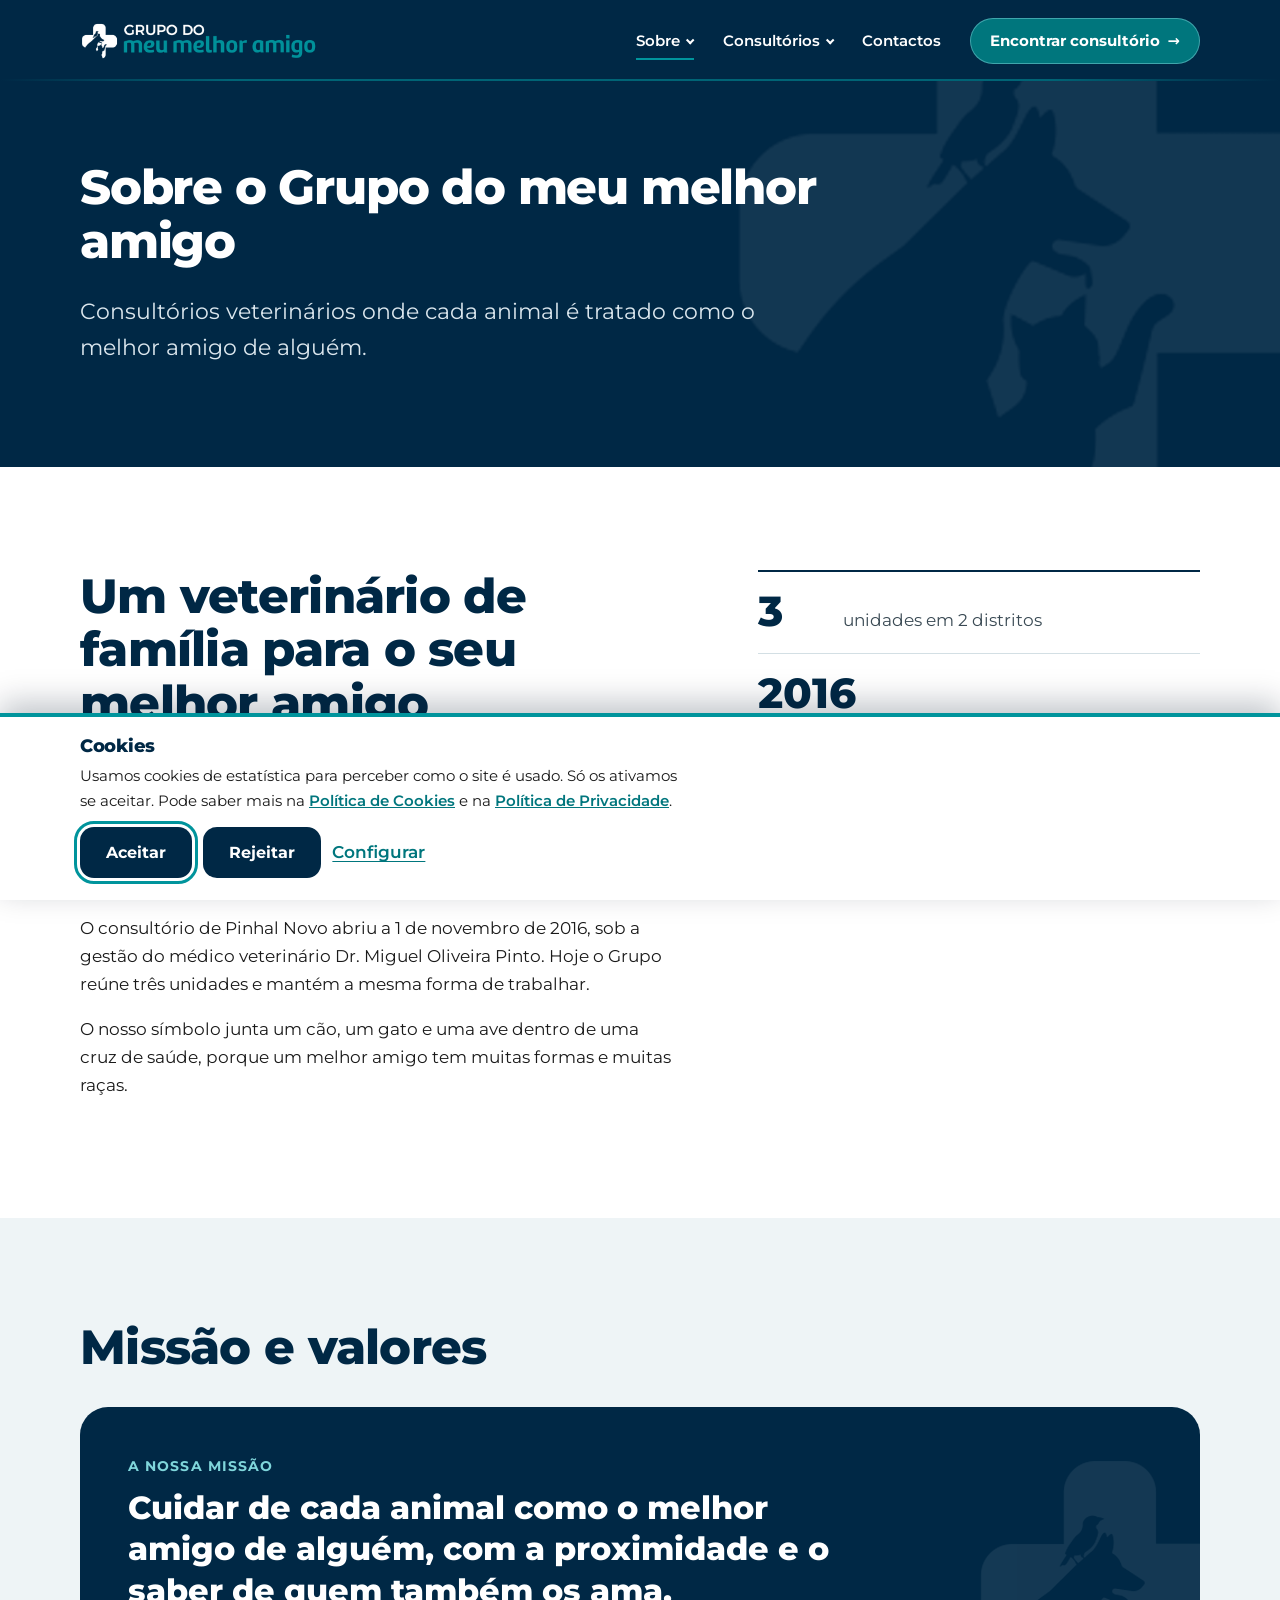
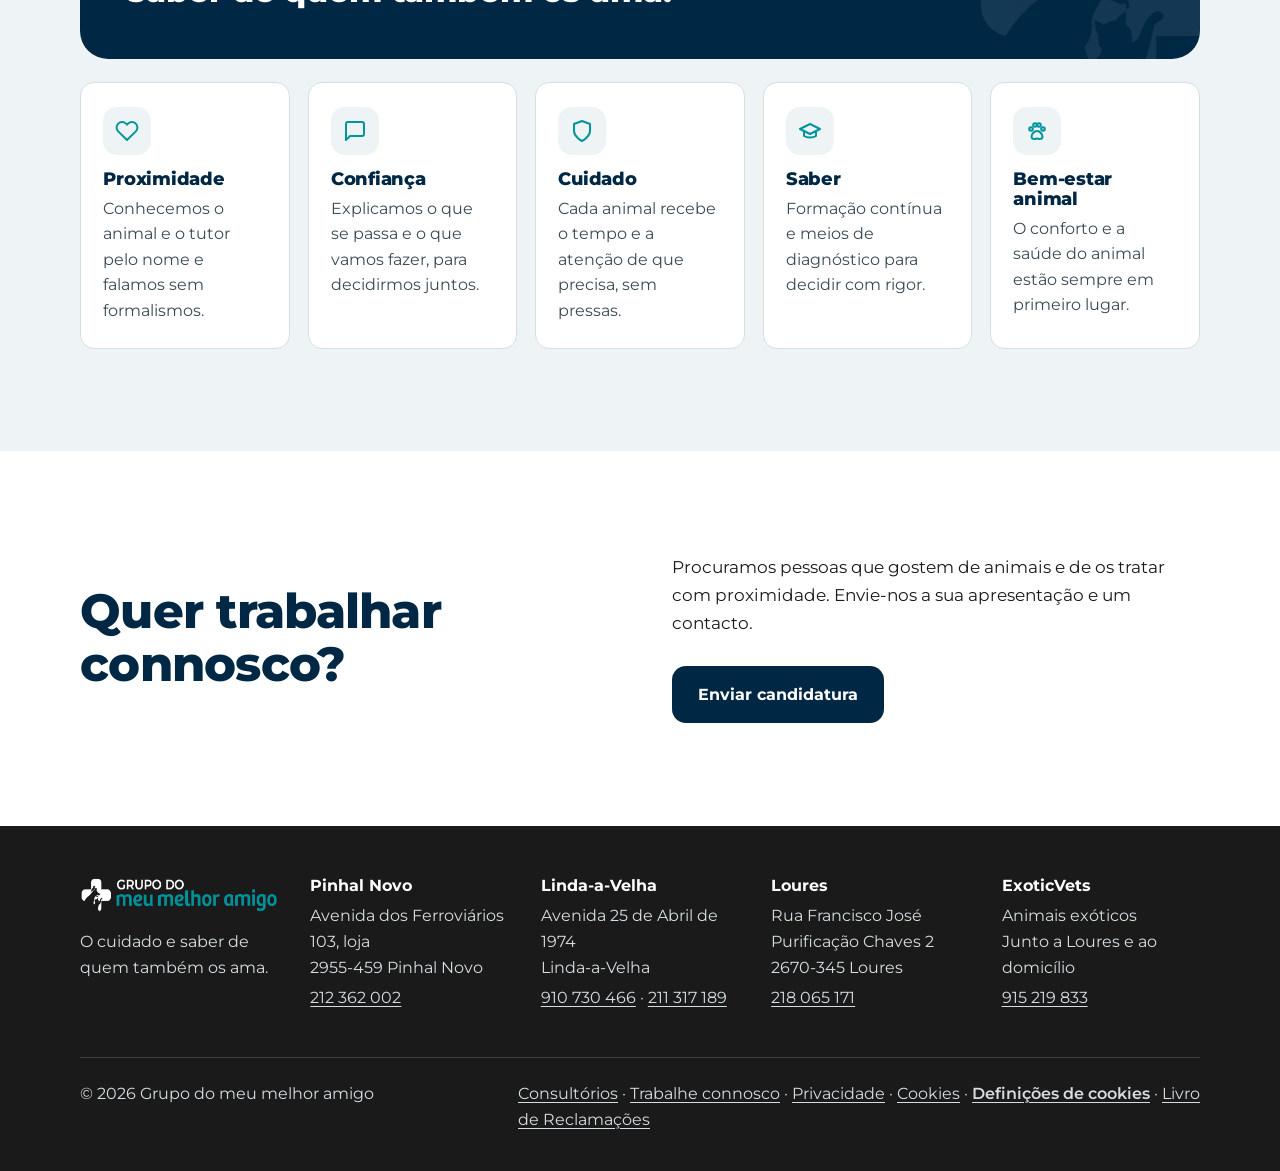
<file: sobre.html>
<!DOCTYPE html>
<html lang="pt-PT">
<head>
<meta charset="utf-8">
<meta name="viewport" content="width=device-width, initial-scale=1">
<title>Sobre o Grupo | Grupo do meu melhor amigo</title>
<meta name="description" content="Quem somos, missão e valores do Grupo do meu melhor amigo, consultórios veterinários onde cada animal é tratado como o melhor amigo de alguém.">
<meta name="theme-color" content="#002845">
<link rel="icon" type="image/png" sizes="32x32" href="favicon-32.png">
<link rel="icon" type="image/png" sizes="64x64" href="favicon-64.png">
<link rel="apple-touch-icon" href="apple-touch-icon.png">
<meta property="og:type" content="website">
<meta property="og:locale" content="pt_PT">
<meta property="og:title" content="Sobre o Grupo | Grupo do meu melhor amigo">
<meta property="og:description" content="Quem somos, missão e valores do Grupo do meu melhor amigo, consultórios veterinários onde cada animal é tratado como o melhor amigo de alguém.">
<meta property="og:image" content="https://domeumelhoramigo.com/og.png">
<link rel="preload" href="montserrat-latin-wght-normal.woff2" as="font" type="font/woff2" crossorigin>
<link rel="stylesheet" href="style.css">

</head>
<body>
<a class="skip" href="#conteudo">Saltar para o conteúdo</a>
<header class="site-header on-navy">
  <div class="wrap">
    <a class="brand" href="index.html" aria-label="Grupo do meu melhor amigo, página inicial">
      <img src="logo-escuro.png" alt="Grupo do meu melhor amigo" width="236" height="38">
    </a>
    <button class="menu-toggle" type="button" aria-expanded="false" aria-controls="menu">Menu</button>
    <nav class="nav" id="menu" aria-label="Principal">
      <ul class="menu">
        <li class="has-sub">
          <a href="sobre.html" aria-current="page">Sobre</a>
          <ul class="submenu">
            <li><a href="sobre.html#quem-somos">Quem somos</a></li>
            <li><a href="sobre.html#missao">Missão e valores</a></li>
            <li><a href="sobre.html#trabalhe-connosco">Trabalhe connosco</a></li>
          </ul>
        </li>
        <li class="has-sub">
          <a href="consultorios.html">Consultórios</a>
          <ul class="submenu">
            <li><a href="consultorios.html">Todos os consultórios</a></li>
            <li><a href="pinhal-novo.html">Pinhal Novo</a></li><li><a href="https://centroveterinariolindaavelha.pt" target="_blank" rel="noopener"><span class="nb">Linda-a-Velha</span></a></li><li><a href="loures.html">Loures</a></li><li><a href="exoticvets.html">ExoticVets (exóticos)</a></li>
          </ul>
        </li>
        <li><a href="#contactos">Contactos</a></li>
      </ul>
    </nav>
  </div>
</header>

<main id="conteudo">

  <section class="hero hero-page on-navy">
    <div class="wrap hero-inner">
      <h1>Sobre o Grupo do meu melhor amigo</h1>
      <p class="lead">Consultórios veterinários onde cada animal é tratado como o melhor amigo de alguém.</p>
    </div>
  </section>

  <section class="section on-light" id="quem-somos">
    <div class="wrap about">
      <div>
        <h2>Um veterinário de família para o seu melhor amigo</h2>
        <div class="text">
          <p>Não acreditamos no veterinário distante, de bata branca e poucas palavras. Queremos estar perto do animal e de quem cuida dele, criar uma relação de confiança e responder sem pressa a qualquer dúvida. Essa proximidade ajuda o tratamento e traz mais tranquilidade a quem espera.</p>
          <p>O consultório de Pinhal Novo abriu a 1 de novembro de 2016, sob a gestão do médico veterinário Dr. Miguel Oliveira Pinto. Hoje o Grupo reúne três unidades e mantém a mesma forma de trabalhar.</p>
          <p>O nosso símbolo junta um cão, um gato e uma ave dentro de uma cruz de saúde, porque um melhor amigo tem muitas formas e muitas raças.</p>
        </div>
      </div>
      <ul class="stats">
        <li><span class="stat-n">3</span><span class="stat-l">unidades em 2 distritos</span></li>
        <li><span class="stat-n">2016</span></li>
      </ul>
    </div>
  </section>

  <section class="section tint on-light" id="missao">
    <div class="wrap">
      <h2>Missão e valores</h2>
      <div class="mission">
        <p class="mission-k">A nossa missão</p>
        <p class="mission-t">Cuidar de cada animal como o melhor amigo de alguém, com a proximidade e o saber de quem também os ama.</p>
      </div>
      <ul class="values">
        <li><span class="value-ico"><svg viewBox="0 0 24 24" fill="none" stroke="currentColor" stroke-width="2" stroke-linecap="round" stroke-linejoin="round" aria-hidden="true"><path d="M20.8 4.6a5.5 5.5 0 0 0-7.8 0L12 5.7l-1-1.1a5.5 5.5 0 0 0-7.8 7.8L12 21l8.8-8.6a5.5 5.5 0 0 0 0-7.8z"/></svg></span><h3>Proximidade</h3><p>Conhecemos o animal e o tutor pelo nome e falamos sem formalismos.</p></li>
        <li><span class="value-ico"><svg viewBox="0 0 24 24" fill="none" stroke="currentColor" stroke-width="2" stroke-linecap="round" stroke-linejoin="round" aria-hidden="true"><path d="M21 15a2 2 0 0 1-2 2H7l-4 4V5a2 2 0 0 1 2-2h14a2 2 0 0 1 2 2z"/></svg></span><h3>Confiança</h3><p>Explicamos o que se passa e o que vamos fazer, para decidirmos juntos.</p></li>
        <li><span class="value-ico"><svg viewBox="0 0 24 24" fill="none" stroke="currentColor" stroke-width="2" stroke-linecap="round" stroke-linejoin="round" aria-hidden="true"><path d="M12 22s8-4 8-10V5l-8-3-8 3v7c0 6 8 10 8 10z"/></svg></span><h3>Cuidado</h3><p>Cada animal recebe o tempo e a atenção de que precisa, sem pressas.</p></li>
        <li><span class="value-ico"><svg viewBox="0 0 24 24" fill="none" stroke="currentColor" stroke-width="2" stroke-linecap="round" stroke-linejoin="round" aria-hidden="true"><path d="M22 10L12 5 2 10l10 5 10-5z"/><path d="M6 12v5c3 2 9 2 12 0v-5"/></svg></span><h3>Saber</h3><p>Formação contínua e meios de diagnóstico para decidir com rigor.</p></li>
        <li><span class="value-ico"><svg viewBox="0 0 24 24" fill="none" stroke="currentColor" stroke-width="2" stroke-linecap="round" stroke-linejoin="round" aria-hidden="true"><circle cx="6" cy="10" r="1.8"/><circle cx="10" cy="6" r="1.8"/><circle cx="14" cy="6" r="1.8"/><circle cx="18" cy="10" r="1.8"/><path d="M12 12c-3 0-5.5 3.5-5.5 5.5 0 1.5 1.2 2.5 2.8 2.5 1.1 0 1.7-.6 2.7-.6s1.6.6 2.7.6c1.6 0 2.8-1 2.8-2.5 0-2-2.5-5.5-5.5-5.5z"/></svg></span><h3>Bem-estar animal</h3><p>O conforto e a saúde do animal estão sempre em primeiro lugar.</p></li>
      </ul>
    </div>
  </section>

  <section class="section on-light" id="trabalhe-connosco">
    <div class="wrap join">
      <h2>Quer trabalhar connosco?</h2>
      <div>
        <p>Procuramos pessoas que gostem de animais e de os tratar com proximidade. Envie-nos a sua apresentação e um contacto.</p>
        <p id="join-fallback">Fale com um dos nossos consultórios pelo telefone.</p>
        <div class="btn-row" id="join-cta" hidden>
          <a class="btn btn-navy" id="join-link" href="#">Enviar candidatura</a>
        </div>
      </div>
    </div>
  </section>

</main>

<footer class="site-footer on-navy" id="contactos">
  <div class="wrap">
    <div class="foot">
      <div>
        <img src="logo-escuro.png" alt="Grupo do meu melhor amigo" width="236" height="38">
        <p>O cuidado e saber de quem também os ama.</p>
      </div>
      <div>
        <h3>Pinhal Novo</h3>
        <p>Avenida dos Ferroviários 103, loja<br>2955-459 Pinhal Novo</p>
        <p><a href="tel:+351212362002">212 362 002</a></p>
      </div>
      <div>
        <h3><span class="nb">Linda-a-Velha</span></h3>
        <p>Avenida 25 de Abril de 1974<br>Linda-a-Velha</p>
        <p><a href="tel:+351910730466">910 730 466</a> · <a href="tel:+351211317189">211 317 189</a></p>
      </div>
      <div>
        <h3>Loures</h3>
        <p>Rua Francisco José Purificação Chaves&nbsp;2<br>2670-345 Loures</p>
        <p><a href="tel:+351218065171">218 065 171</a></p>
      </div>
      <div>
        <h3>ExoticVets</h3>
        <p>Animais exóticos<br>Junto a Loures e ao domicílio</p>
        <p><a href="tel:+351915219833">915 219 833</a></p>
      </div>
    </div>
    <div class="legal">
      <p>© <span id="ano">2026</span> Grupo do meu melhor amigo</p>
      <p><a href="consultorios.html">Consultórios</a> · <a href="sobre.html#trabalhe-connosco">Trabalhe connosco</a> · <a href="privacidade.html">Privacidade</a> · <a href="cookies.html">Cookies</a><span id="cookies-set" hidden> · <button class="link-btn on-dark" type="button" id="abrir-cookies">Definições de cookies</button></span> · <a href="https://www.livroreclamacoes.pt" target="_blank" rel="noopener">Livro de Reclamações</a></p>
    </div>
  </div>
</footer>

<script src="consentimento.js" defer></script>
<script>
  document.getElementById("ano").textContent = new Date().getFullYear();
  (function () {
    var btn = document.querySelector(".menu-toggle"), nav = document.getElementById("menu");
    if (!btn || !nav) return;
    btn.addEventListener("click", function () {
      var open = nav.classList.toggle("open");
      btn.setAttribute("aria-expanded", open ? "true" : "false");
    });
    nav.addEventListener("click", function (e) {
      if (e.target.tagName === "A" && nav.classList.contains("open")) {
        nav.classList.remove("open"); btn.setAttribute("aria-expanded", "false");
      }
    });
  })();
  // E-mail do Grupo para candidaturas. Enquanto estiver vazio, o botão fica escondido.
  var EMAIL_GRUPO = "omedicoveterinariopinhalnovo@domeumelhoramigo.com";
  if (EMAIL_GRUPO) {
    document.getElementById("join-link").href = "mailto:" + EMAIL_GRUPO;
    document.getElementById("join-cta").hidden = false;
    document.getElementById("join-fallback").hidden = true;
  }
</script>
</body>
</html>
</file>
<file: style.css>
/* Grupo do meu melhor amigo — site institucional
   Identidade: manual de marca (Sintonia Digital). Cores e tipografia do manual. */

/* Montserrat (fonte do manual de marca), alojada no próprio site. Licença SIL OFL em Montserrat-LICENCA-OFL.txt */
@font-face {
  font-family: "Montserrat";
  font-style: normal;
  font-weight: 100 900;
  font-display: swap;
  src: url("montserrat-latin-wght-normal.woff2") format("woff2");
}

:root {
  --navy: #002845;
  --teal: #00949c;
  --teal-deep: #00767d;   /* teal escurecido só para texto pequeno sobre fundo claro (contraste) */
  --ink: #1a1a1a;
  --white: #ffffff;
  --mist: #eef4f6;
  --line: #d3dfe4;
  --radius-lg: 28px;
  --radius-md: 14px;
  --wrap: 1120px;
  --font: "Montserrat", system-ui, -apple-system, "Segoe UI", Roboto, Arial, sans-serif;
}

*, *::before, *::after { box-sizing: border-box; }
html { scroll-behavior: smooth; -webkit-text-size-adjust: 100%; }
body {
  margin: 0;
  font-family: var(--font);
  font-size: 1.0625rem;
  line-height: 1.65;
  color: var(--ink);
  background: var(--white);
}
img { max-width: 100%; height: auto; display: block; }
a { color: inherit; }
h1, h2, h3 { line-height: 1.12; margin: 0; letter-spacing: -0.015em; }
p { margin: 0 0 1em; max-width: 62ch; }

:focus-visible { outline: 3px solid var(--teal); outline-offset: 3px; border-radius: 4px; }
.on-navy :focus-visible { outline-color: var(--white); }

.wrap { width: min(var(--wrap), 100% - 2.5rem); margin-inline: auto; }

.skip {
  position: absolute; left: -999px; top: 0.5rem;
  background: var(--white); color: var(--navy); padding: 0.6rem 1rem; border-radius: var(--radius-md); z-index: 20;
}
.skip:focus { left: 0.75rem; }

/* ---------- Cabeçalho ---------- */
.site-header { background: var(--navy); color: var(--white); position: relative; z-index: 5; }
.site-header .wrap {
  display: flex; align-items: center; justify-content: space-between;
  gap: 1rem 2rem; flex-wrap: wrap; padding-block: 1.1rem;
}
.brand img { height: 38px; width: auto; }
.nav { display: flex; gap: 0.25rem 1.6rem; flex-wrap: wrap; }
.nav a {
  text-decoration: none; font-weight: 600; font-size: 0.95rem;
  padding: 0.45rem 0; border-bottom: 2px solid transparent;
}
.nav a:hover { border-bottom-color: var(--teal); }
.nav a[aria-current="page"] { border-bottom-color: var(--teal); }

/* ---------- Botões ---------- */
.btn {
  display: inline-block; text-decoration: none; font-weight: 700; font-size: 0.98rem;
  padding: 0.85rem 1.5rem; border-radius: var(--radius-md);
  border: 2px solid transparent; transition: background-color .15s, color .15s, border-color .15s;
  cursor: pointer;
}
.btn-teal { background: var(--teal); color: var(--white); }
.btn-teal:hover { background: #00a7b0; }
.btn-line { border-color: currentColor; }
.btn-line:hover { background: rgba(255,255,255,.1); }
.on-light .btn-line:hover { background: var(--mist); }
.btn-navy { background: var(--navy); color: var(--white); }
.btn-navy:hover { background: #003a63; }
.btn-row { display: flex; flex-wrap: wrap; gap: 0.8rem; margin-top: 1.8rem; }

/* ---------- Hero ---------- */
.hero { background: var(--navy); color: var(--white); position: relative; overflow: hidden; }
.hero::after {
  content: ""; position: absolute; right: -6%; bottom: -22%;
  width: min(62vw, 620px); aspect-ratio: 1;
  background: url("simbolo-branco.png") center / contain no-repeat;
  opacity: 0.07; pointer-events: none;
}
.hero-inner { position: relative; z-index: 1; padding-block: clamp(3.2rem, 8vw, 6rem) clamp(3.2rem, 7.5vw, 5.5rem); }
.hero h1 {
  font-size: clamp(2.1rem, 5vw, 3.7rem); font-weight: 800; max-width: 20ch; letter-spacing: -0.025em;
}
.hero-page h1 { font-size: clamp(2.1rem, 5.2vw, 3.7rem); max-width: 21ch; }
.hero .lead { font-size: clamp(1.1rem, 2.2vw, 1.35rem); margin-top: 1.6rem; max-width: 46ch; color: #dbe7ee; }
.hero .btn-row { margin-top: 2.4rem; }
@media (prefers-reduced-motion: no-preference) {
  .hero-inner > * { animation: rise .7s cubic-bezier(.2,.7,.2,1) both; }
  .hero-inner > *:nth-child(2) { animation-delay: .12s; }
  .hero-inner > *:nth-child(3) { animation-delay: .24s; }
  @keyframes rise { from { opacity: 0; transform: translateY(18px); } to { opacity: 1; transform: none; } }
}

/* ---------- Secções ---------- */
.section { padding-block: clamp(3.5rem, 8vw, 6.5rem); }
.section h2 { font-size: clamp(1.9rem, 4.2vw, 3rem); font-weight: 800; max-width: 20ch; color: var(--navy); }
.tint { background: var(--mist); }

.about { display: grid; gap: 3rem 5rem; grid-template-columns: 1fr; align-items: start; }
.about .text { margin-top: 1.6rem; }
@media (min-width: 900px) { .about { grid-template-columns: 1.15fr 0.85fr; } }

.pillars { list-style: none; margin: 0; padding: 0; border-top: 2px solid var(--navy); }
.pillars li { padding: 1.5rem 0; border-bottom: 1px solid var(--line); }
.pillars h3 { font-size: 1.25rem; font-weight: 700; color: var(--navy); margin-bottom: 0.35rem; }
.pillars p { margin: 0; color: #3a4a54; }

/* ---------- Clínicas ---------- */
.clinics-intro { margin-top: 1.1rem; font-size: 1.15rem; color: #3a4a54; }
.clinics { display: grid; gap: 1.6rem; margin-top: 3rem; }
.clinic {
  border-radius: var(--radius-lg); padding: clamp(1.8rem, 4vw, 3rem);
  display: grid; gap: 2rem 3rem; grid-template-columns: 1fr;
}
@media (min-width: 900px) { .clinic { grid-template-columns: 1fr 1fr; align-items: center; } }
.clinic h3 { font-size: clamp(1.5rem, 3vw, 2.15rem); font-weight: 800; }
.clinic .since { margin: 0.7rem 0 0; font-weight: 600; }
.clinic.primary { background: var(--navy); color: var(--white); }
.clinic.primary .since { color: #7fd6db; }
.clinic.secondary { background: var(--white); border: 2px solid var(--navy); color: var(--ink); }
.clinic.secondary .since { color: var(--teal-deep); }

.facts { margin: 0; display: grid; gap: 1rem; }
.facts div { display: grid; grid-template-columns: 6.2rem 1fr; gap: 0.5rem 1rem; }
.facts dt { font-weight: 700; }
.facts dd { margin: 0; }
.primary .facts dt { color: #7fd6db; }
.secondary .facts dt { color: var(--teal-deep); }
.facts a { text-underline-offset: 3px; }

.todo { background: #fff2a8; color: #5a4a00; padding: 0 0.35em; border-radius: 4px; font-weight: 600; }

/* ---------- Trabalhe connosco ---------- */
.join { display: grid; gap: 1.5rem 4rem; }
@media (min-width: 900px) { .join { grid-template-columns: 1fr 1fr; align-items: center; } }
.join p { margin: 0 0 1em; }
[hidden] { display: none !important; }

/* ---------- Página da clínica ---------- */
.back { display: inline-block; margin-bottom: 1.6rem; font-weight: 600; text-decoration: none; color: #7fd6db; }
.back:hover { text-decoration: underline; }
.rooms { list-style: none; margin: 2.4rem 0 0; padding: 0; display: grid; gap: 1.2rem 3rem; }
@media (min-width: 760px) { .rooms { grid-template-columns: 1fr 1fr; } }
.rooms li { position: relative; padding: 1.1rem 0 1.1rem 3.1rem; border-top: 1px solid var(--line); }
.rooms li::before {
  content: ""; position: absolute; left: 0; top: 1.35rem; width: 1.9rem; height: 1.9rem;
  background:
    linear-gradient(var(--teal), var(--teal)) center / 100% 34% no-repeat,
    linear-gradient(var(--teal), var(--teal)) center / 34% 100% no-repeat;
  border-radius: 5px;
}
.rooms h3 { font-size: 1.15rem; font-weight: 700; color: var(--navy); }
.rooms p { margin: 0.25rem 0 0; color: #3a4a54; }
.find { display: grid; gap: 2rem 4rem; }
@media (min-width: 900px) { .find { grid-template-columns: 1fr 1fr; align-items: start; } }
.find .facts { margin-top: 1.6rem; }
.find .facts dt { color: var(--teal-deep); }

/* ---------- Rodapé ---------- */
.site-footer { background: var(--ink); color: #d6dde1; padding-block: 3.2rem 2.4rem; }
.foot { display: grid; gap: 2.4rem 3rem; }
@media (min-width: 900px) { .foot { grid-template-columns: 1.1fr 1fr 1fr 1fr; } }
.site-footer img { height: 36px; width: auto; margin-bottom: 1rem; }
.site-footer h3 { font-size: 1rem; color: var(--white); margin-bottom: 0.5rem; letter-spacing: 0; }
.site-footer p { margin: 0 0 0.3rem; font-size: 0.98rem; }
.site-footer a { text-underline-offset: 3px; }
.legal { margin-top: 2.6rem; padding-top: 1.4rem; border-top: 1px solid #3a3f42; font-size: 0.9rem; display: flex; flex-wrap: wrap; gap: 0.6rem 2rem; justify-content: space-between; }
.legal p { margin: 0; }

@media print {
  .site-header, .hero::after, .btn-row { display: none; }
}

.nb { white-space: nowrap; }
@media (max-width: 520px) {
  .facts div { grid-template-columns: 1fr; gap: 0.15rem; }
}

.clinics-row { display: grid; gap: 1.6rem; grid-template-columns: 1fr; }
@media (min-width: 900px) {
  .clinics-row { grid-template-columns: 1fr 1fr; }
  .clinics-row .clinic { grid-template-columns: 1fr; align-items: start; }
}

/* ---------- Faixa de campanha ---------- */
.campaign { background: var(--teal); color: var(--ink); }
.campaign .wrap {
  display: flex; flex-wrap: wrap; align-items: center; justify-content: center;
  gap: 0.2rem 1.2rem; padding-block: 0.7rem; text-align: center; font-size: 0.95rem;
}
.campaign p { margin: 0; max-width: none; font-weight: 600; }
.campaign a { font-weight: 700; text-underline-offset: 3px; }
.campaign a:hover { text-decoration-thickness: 2px; }

/* ---------- Menu com abas (submenus) ---------- */
.nav { display: block; }
.menu-toggle {
  display: none; background: transparent; color: var(--white); border: 2px solid currentColor;
  border-radius: var(--radius-md); padding: 0.5rem 1rem; font: inherit; font-weight: 700; cursor: pointer;
}
.menu, .submenu { list-style: none; margin: 0; padding: 0; }
.menu { display: flex; align-items: center; gap: 0.25rem 1.8rem; }
.has-sub { position: relative; }
.has-sub > a::after {
  content: ""; display: inline-block; width: 0.42em; height: 0.42em; margin-left: 0.5em;
  border-right: 2px solid currentColor; border-bottom: 2px solid currentColor;
  transform: translateY(-0.18em) rotate(45deg);
}
.submenu {
  position: absolute; left: -1rem; top: 100%; min-width: 235px; padding: 0.5rem;
  background: var(--white); color: var(--navy); border-radius: var(--radius-md);
  box-shadow: 0 14px 34px rgba(0, 20, 40, 0.28);
  opacity: 0; visibility: hidden; transform: translateY(6px);
  transition: opacity .15s, transform .15s, visibility .15s; z-index: 10;
}
.has-sub:hover .submenu, .has-sub:focus-within .submenu { opacity: 1; visibility: visible; transform: none; }
.submenu a { display: block; padding: 0.6rem 0.9rem; border-radius: 10px; border-bottom: 0; font-weight: 600; }
.submenu a:hover { background: var(--mist); border-bottom: 0; }

@media (max-width: 859px) {
  .menu-toggle { display: inline-block; }
  .nav { display: none; width: 100%; }
  .nav.open { display: block; }
  .menu { flex-direction: column; align-items: flex-start; gap: 0; padding-bottom: 0.6rem; }
  .menu > li { width: 100%; border-top: 1px solid rgba(255, 255, 255, 0.18); padding: 0.55rem 0; }
  .has-sub > a::after { display: none; }
  .submenu {
    position: static; opacity: 1; visibility: visible; transform: none; box-shadow: none;
    background: transparent; color: inherit; padding: 0.2rem 0 0 1rem; min-width: 0;
  }
  .submenu a:hover { background: rgba(255, 255, 255, 0.1); }
}

/* ---------- Menu moderno (painel com cartões) ---------- */
.submenu a::after { display: block; font-size: 0.78rem; font-weight: 500; opacity: 0.75; margin-top: 0.1rem; }
@media (min-width: 860px) {
  .submenu { left: 50%; transform: translate(-50%, 10px); min-width: 300px; padding: 0.7rem; border-radius: 20px; box-shadow: 0 22px 50px rgba(0, 20, 40, 0.32); }
  .submenu::before { content: ""; position: absolute; top: -7px; left: 50%; width: 14px; height: 14px; background: var(--white); transform: translateX(-50%) rotate(45deg); border-radius: 3px; }
  .has-sub::after { content: ""; position: absolute; left: 0; right: 0; top: 100%; height: 14px; }
  .has-sub:hover .submenu, .has-sub:focus-within .submenu { transform: translate(-50%, 4px); }
  .has-sub:has(a[href$="pinhal-novo.html"]) .submenu { display: grid; grid-template-columns: 1fr 1fr; gap: 0.3rem; min-width: 540px; }
  .has-sub:has(a[href$="pinhal-novo.html"]) .submenu { left: auto; right: -2.5rem; transform: translateY(10px); }
  .has-sub:has(a[href$="pinhal-novo.html"]):hover .submenu, .has-sub:has(a[href$="pinhal-novo.html"]):focus-within .submenu { transform: translateY(4px); }
  .has-sub:has(a[href$="pinhal-novo.html"]) .submenu::before { left: auto; right: 5.5rem; }
  .submenu a { display: grid; grid-template-columns: 42px 1fr; column-gap: 0.8rem; align-items: center; padding: 0.7rem 0.8rem; border-radius: 14px; font-weight: 700; transition: background-color .15s, transform .15s; }
  .submenu a::before { content: ""; grid-row: 1 / span 2; width: 42px; height: 42px; border-radius: 12px; background: var(--mist) center / 22px no-repeat; transition: background-color .15s; }
  .submenu a::after { grid-column: 2; color: #5a6a74; opacity: 1; }
  .submenu a:hover { background: var(--mist); transform: translateX(3px); }
  .submenu a:hover::before { background-color: var(--teal); }
  .submenu a[href$="consultorios.html"] { grid-column: 1 / -1; order: 9; display: flex; justify-content: center; background: var(--navy); color: var(--white); margin-top: 0.3rem; }
  .submenu a[href$="consultorios.html"]::before { display: none; }
  .submenu a[href$="consultorios.html"]::after { content: " →"; display: inline; margin-left: 0.4rem; color: inherit; font-size: inherit; font-weight: 700; }
  .submenu a[href$="consultorios.html"]:hover { background: var(--teal); transform: none; }
  .submenu li:has(a[href$="consultorios.html"]) { grid-column: 1 / -1; order: 9; }
  .submenu a[href$="pinhal-novo.html"]::before { background-image: url("data:image/svg+xml,%3Csvg%20xmlns='http://www.w3.org/2000/svg'%20viewBox='0%200%2024%2024'%20fill='none'%20stroke='%2300949c'%20stroke-width='2'%20stroke-linecap='round'%20stroke-linejoin='round'%3E%3Cpath%20d='M12%2021s-7-6.2-7-11a7%207%200%200%201%2014%200c0%204.8-7%2011-7%2011z'/%3E%3Ccircle%20cx='12'%20cy='10'%20r='2.5'/%3E%3C/svg%3E"); }
  .submenu a[href$="pinhal-novo.html"]:hover::before { background-image: url("data:image/svg+xml,%3Csvg%20xmlns='http://www.w3.org/2000/svg'%20viewBox='0%200%2024%2024'%20fill='none'%20stroke='%23ffffff'%20stroke-width='2'%20stroke-linecap='round'%20stroke-linejoin='round'%3E%3Cpath%20d='M12%2021s-7-6.2-7-11a7%207%200%200%201%2014%200c0%204.8-7%2011-7%2011z'/%3E%3Ccircle%20cx='12'%20cy='10'%20r='2.5'/%3E%3C/svg%3E"); }
  .submenu a[href*="lindaavelha"]::before { background-image: url("data:image/svg+xml,%3Csvg%20xmlns='http://www.w3.org/2000/svg'%20viewBox='0%200%2024%2024'%20fill='none'%20stroke='%2300949c'%20stroke-width='2'%20stroke-linecap='round'%20stroke-linejoin='round'%3E%3Cpath%20d='M12%2021s-7-6.2-7-11a7%207%200%200%201%2014%200c0%204.8-7%2011-7%2011z'/%3E%3Ccircle%20cx='12'%20cy='10'%20r='2.5'/%3E%3C/svg%3E"); }
  .submenu a[href*="lindaavelha"]:hover::before { background-image: url("data:image/svg+xml,%3Csvg%20xmlns='http://www.w3.org/2000/svg'%20viewBox='0%200%2024%2024'%20fill='none'%20stroke='%23ffffff'%20stroke-width='2'%20stroke-linecap='round'%20stroke-linejoin='round'%3E%3Cpath%20d='M12%2021s-7-6.2-7-11a7%207%200%200%201%2014%200c0%204.8-7%2011-7%2011z'/%3E%3Ccircle%20cx='12'%20cy='10'%20r='2.5'/%3E%3C/svg%3E"); }
  .submenu a[href$="loures.html"]::before { background-image: url("data:image/svg+xml,%3Csvg%20xmlns='http://www.w3.org/2000/svg'%20viewBox='0%200%2024%2024'%20fill='none'%20stroke='%2300949c'%20stroke-width='2'%20stroke-linecap='round'%20stroke-linejoin='round'%3E%3Cpath%20d='M12%2021s-7-6.2-7-11a7%207%200%200%201%2014%200c0%204.8-7%2011-7%2011z'/%3E%3Ccircle%20cx='12'%20cy='10'%20r='2.5'/%3E%3C/svg%3E"); }
  .submenu a[href$="loures.html"]:hover::before { background-image: url("data:image/svg+xml,%3Csvg%20xmlns='http://www.w3.org/2000/svg'%20viewBox='0%200%2024%2024'%20fill='none'%20stroke='%23ffffff'%20stroke-width='2'%20stroke-linecap='round'%20stroke-linejoin='round'%3E%3Cpath%20d='M12%2021s-7-6.2-7-11a7%207%200%200%201%2014%200c0%204.8-7%2011-7%2011z'/%3E%3Ccircle%20cx='12'%20cy='10'%20r='2.5'/%3E%3C/svg%3E"); }
  .submenu a[href$="exoticvets.html"]::before { background-image: url("data:image/svg+xml,%3Csvg%20xmlns='http://www.w3.org/2000/svg'%20viewBox='0%200%2024%2024'%20fill='none'%20stroke='%2300949c'%20stroke-width='2'%20stroke-linecap='round'%20stroke-linejoin='round'%3E%3Ccircle%20cx='6'%20cy='10'%20r='1.8'/%3E%3Ccircle%20cx='10'%20cy='6'%20r='1.8'/%3E%3Ccircle%20cx='14'%20cy='6'%20r='1.8'/%3E%3Ccircle%20cx='18'%20cy='10'%20r='1.8'/%3E%3Cpath%20d='M12%2012c-3%200-5.5%203.5-5.5%205.5%200%201.5%201.2%202.5%202.8%202.5%201.1%200%201.7-.6%202.7-.6s1.6.6%202.7.6c1.6%200%202.8-1%202.8-2.5%200-2-2.5-5.5-5.5-5.5z'/%3E%3C/svg%3E"); }
  .submenu a[href$="exoticvets.html"]:hover::before { background-image: url("data:image/svg+xml,%3Csvg%20xmlns='http://www.w3.org/2000/svg'%20viewBox='0%200%2024%2024'%20fill='none'%20stroke='%23ffffff'%20stroke-width='2'%20stroke-linecap='round'%20stroke-linejoin='round'%3E%3Ccircle%20cx='6'%20cy='10'%20r='1.8'/%3E%3Ccircle%20cx='10'%20cy='6'%20r='1.8'/%3E%3Ccircle%20cx='14'%20cy='6'%20r='1.8'/%3E%3Ccircle%20cx='18'%20cy='10'%20r='1.8'/%3E%3Cpath%20d='M12%2012c-3%200-5.5%203.5-5.5%205.5%200%201.5%201.2%202.5%202.8%202.5%201.1%200%201.7-.6%202.7-.6s1.6.6%202.7.6c1.6%200%202.8-1%202.8-2.5%200-2-2.5-5.5-5.5-5.5z'/%3E%3C/svg%3E"); }
  .submenu a[href$="#quem-somos"]::before { background-image: url("data:image/svg+xml,%3Csvg%20xmlns='http://www.w3.org/2000/svg'%20viewBox='0%200%2024%2024'%20fill='none'%20stroke='%2300949c'%20stroke-width='2'%20stroke-linecap='round'%20stroke-linejoin='round'%3E%3Cpath%20d='M20.8%204.6a5.5%205.5%200%200%200-7.8%200L12%205.7l-1-1.1a5.5%205.5%200%200%200-7.8%207.8L12%2021l8.8-8.6a5.5%205.5%200%200%200%200-7.8z'/%3E%3C/svg%3E"); }
  .submenu a[href$="#quem-somos"]:hover::before { background-image: url("data:image/svg+xml,%3Csvg%20xmlns='http://www.w3.org/2000/svg'%20viewBox='0%200%2024%2024'%20fill='none'%20stroke='%23ffffff'%20stroke-width='2'%20stroke-linecap='round'%20stroke-linejoin='round'%3E%3Cpath%20d='M20.8%204.6a5.5%205.5%200%200%200-7.8%200L12%205.7l-1-1.1a5.5%205.5%200%200%200-7.8%207.8L12%2021l8.8-8.6a5.5%205.5%200%200%200%200-7.8z'/%3E%3C/svg%3E"); }
  .submenu a[href$="#missao"]::before { background-image: url("data:image/svg+xml,%3Csvg%20xmlns='http://www.w3.org/2000/svg'%20viewBox='0%200%2024%2024'%20fill='none'%20stroke='%2300949c'%20stroke-width='2'%20stroke-linecap='round'%20stroke-linejoin='round'%3E%3Cpath%20d='M12%203l2.8%205.6%206.2.9-4.5%204.4%201%206.1L12%2017.1%206.5%2020l1-6.1L3%209.5l6.2-.9z'/%3E%3C/svg%3E"); }
  .submenu a[href$="#missao"]:hover::before { background-image: url("data:image/svg+xml,%3Csvg%20xmlns='http://www.w3.org/2000/svg'%20viewBox='0%200%2024%2024'%20fill='none'%20stroke='%23ffffff'%20stroke-width='2'%20stroke-linecap='round'%20stroke-linejoin='round'%3E%3Cpath%20d='M12%203l2.8%205.6%206.2.9-4.5%204.4%201%206.1L12%2017.1%206.5%2020l1-6.1L3%209.5l6.2-.9z'/%3E%3C/svg%3E"); }
  .submenu a[href$="#trabalhe-connosco"]::before { background-image: url("data:image/svg+xml,%3Csvg%20xmlns='http://www.w3.org/2000/svg'%20viewBox='0%200%2024%2024'%20fill='none'%20stroke='%2300949c'%20stroke-width='2'%20stroke-linecap='round'%20stroke-linejoin='round'%3E%3Crect%20x='3'%20y='7'%20width='18'%20height='13'%20rx='2'/%3E%3Cpath%20d='M9%207V5a2%202%200%200%201%202-2h2a2%202%200%200%201%202%202v2M3%2013h18'/%3E%3C/svg%3E"); }
  .submenu a[href$="#trabalhe-connosco"]:hover::before { background-image: url("data:image/svg+xml,%3Csvg%20xmlns='http://www.w3.org/2000/svg'%20viewBox='0%200%2024%2024'%20fill='none'%20stroke='%23ffffff'%20stroke-width='2'%20stroke-linecap='round'%20stroke-linejoin='round'%3E%3Crect%20x='3'%20y='7'%20width='18'%20height='13'%20rx='2'/%3E%3Cpath%20d='M9%207V5a2%202%200%200%201%202-2h2a2%202%200%200%201%202%202v2M3%2013h18'/%3E%3C/svg%3E"); }
}
.submenu a[href$="pinhal-novo.html"]::after { content: "Setúbal · consultório-mãe"; }
.submenu a[href*="lindaavelha"]::after { content: "Lisboa · Centro Veterinário"; }
.submenu a[href$="loures.html"]::after { content: "Lisboa · consultório"; }
.submenu a[href$="exoticvets.html"]::after { content: "Exóticos · também ao domicílio"; }
.submenu a[href$="#quem-somos"]::after { content: "A nossa história"; }
.submenu a[href$="#missao"]::after { content: "O que nos move"; }
.submenu a[href$="#trabalhe-connosco"]::after { content: "Junte-se à equipa"; }

/* ---------- Unidades: mosaicos por localidade, filtros e cartões ---------- */
.tiles { display: grid; gap: 1.4rem; grid-template-columns: repeat(auto-fit, minmax(250px, 1fr)); margin-top: 2.6rem; }
.tile {
  display: flex; flex-direction: column; background: var(--navy); color: var(--white);
  border-radius: var(--radius-lg); padding: 2rem 2rem 2.2rem; text-decoration: none;
  transition: transform .15s, background-color .15s;
}
.tile:hover { transform: translateY(-4px); background: #003a63; }
.tile-n { font-size: 4.2rem; font-weight: 800; line-height: 1; color: var(--teal); letter-spacing: -0.03em; }
.tile-l { font-weight: 600; color: #7fd6db; margin-top: 0.3rem; }
.tile-r { font-size: 1.6rem; font-weight: 800; margin-top: 1.2rem; }
.tile-u { margin-top: 0.4rem; color: #dbe7ee; }

.filters { display: flex; flex-wrap: wrap; gap: 0.6rem; margin-bottom: 2rem; }
.filter {
  font: inherit; font-weight: 700; cursor: pointer; padding: 0.6rem 1.2rem; border-radius: 999px;
  border: 2px solid var(--navy); background: var(--white); color: var(--navy);
}
.filter:hover { background: var(--mist); }
.filter[aria-pressed="true"] { background: var(--navy); color: var(--white); }

.units { display: grid; gap: 1.6rem; grid-template-columns: repeat(auto-fill, minmax(min(100%, 330px), 1fr)); }
.unit {
  background: var(--white); border: 2px solid var(--navy); border-radius: var(--radius-lg);
  padding: 2rem; display: flex; flex-direction: column;
}
.unit[hidden] { display: none; }
.unit-region { margin: 0 0 0.5rem; font-weight: 700; color: var(--teal-deep); }
.unit h3 { font-size: 1.5rem; font-weight: 800; color: var(--navy); }
.unit .since { margin: 0.5rem 0 0; font-weight: 600; color: var(--teal-deep); }
.unit .facts { margin-top: 1.4rem; }
.unit .facts dt { color: var(--teal-deep); }
.unit .btn-row { margin-top: auto; padding-top: 1.8rem; }

/* ---------- Sobre / página inicial ---------- */
.intro { display: grid; gap: 1.5rem 4rem; }
@media (min-width: 900px) { .intro { grid-template-columns: 1fr 1fr; align-items: start; } }
.intro p { margin-bottom: 0.4em; }
.stats { list-style: none; margin: 0; padding: 0; border-top: 2px solid var(--navy); }
.stats li { padding: 1.2rem 0; border-bottom: 1px solid var(--line); display: flex; align-items: baseline; gap: 1.1rem; }
.stat-n { font-size: 2.6rem; font-weight: 800; color: var(--navy); line-height: 1; min-width: 4.2rem; }
.stat-l { color: #3a4a54; }
.hero-page .hero-inner { padding-block: clamp(3rem, 7vw, 5rem); }
.foot { grid-template-columns: repeat(auto-fit, minmax(175px, 1fr)) !important; gap: 2rem 2rem; }
.unit .facts div { grid-template-columns: 1fr; gap: 0.1rem; }
@media (max-width: 520px) {
  .brand img { height: 32px; }
  .site-header .wrap { gap: 0.6rem 1rem; }
}

/* ---------- Entrada: ligar ao consultório ---------- */
.quick-label { margin: 2.2rem 0 0.8rem; font-weight: 700; color: #7fd6db; }
.quick-row { display: flex; flex-wrap: wrap; gap: 0.8rem; }
.quick {
  display: flex; flex-direction: column; gap: 0.1rem; min-width: 11.5rem;
  padding: 0.85rem 1.3rem; border-radius: var(--radius-md); text-decoration: none;
  background: rgba(255, 255, 255, 0.09); border: 2px solid rgba(255, 255, 255, 0.28);
  transition: background-color .15s, border-color .15s;
}
.quick:hover { background: rgba(255, 255, 255, 0.17); border-color: var(--white); }
.quick-n { font-weight: 700; font-size: 0.95rem; }
.quick-t { font-weight: 800; font-size: 1.25rem; color: #7fd6db; letter-spacing: 0.01em; }
.quick-more { margin: 1.2rem 0 0; max-width: none; }
.quick-more a { font-weight: 600; text-underline-offset: 3px; }
@media (max-width: 520px) { .quick { flex: 1 1 100%; flex-direction: row; justify-content: space-between; align-items: center; } }

/* ---------- Página do consultório: título mais pequeno, marcação e equipa ---------- */
.hero-page h1 { font-size: clamp(1.9rem, 3.8vw, 3rem); max-width: 24ch; }
.hero-page .btn-row { margin-top: 1.6rem; }
.booking { display: grid; gap: 2.4rem 4rem; }
@media (min-width: 900px) { .booking { grid-template-columns: 0.9fr 1.1fr; align-items: start; } }
.note { font-size: 0.95rem; color: #3a4a54; }
.form { display: grid; gap: 1.1rem; background: var(--white); padding: clamp(1.4rem, 3vw, 2.2rem); border-radius: var(--radius-lg); border: 2px solid var(--navy); }
.form[hidden], .pedido[hidden] { display: none; }
.field { display: grid; gap: 0.35rem; }
.field-row { display: grid; gap: 1.1rem; grid-template-columns: 1fr; }
@media (min-width: 560px) { .field-row { grid-template-columns: 1fr 1fr; } }
.field label { font-weight: 700; font-size: 0.95rem; color: var(--navy); }
.field input, .field select, .field textarea {
  font: inherit; color: var(--ink); background: var(--white);
  border: 2px solid var(--line); border-radius: 10px; padding: 0.7rem 0.85rem; width: 100%;
}
.field input:focus, .field select:focus, .field textarea:focus { border-color: var(--teal); outline: none; box-shadow: 0 0 0 3px rgba(0, 148, 156, 0.25); }
.form-error { margin: 0; padding: 0.7rem 0.9rem; border-radius: 10px; background: #fde8e8; color: #7a1414; font-weight: 600; max-width: none; }
.form .btn { justify-self: start; }
.pedido { background: var(--white); padding: clamp(1.4rem, 3vw, 2.2rem); border-radius: var(--radius-lg); border: 2px solid var(--teal); }
.pedido h3 { font-size: 1.4rem; font-weight: 800; color: var(--navy); }
.pedido pre { margin: 1rem 0 0; padding: 1rem; background: var(--mist); border-radius: 12px; white-space: pre-wrap; font: inherit; font-size: 0.98rem; line-height: 1.55; }
.pedido .note { margin-top: 1rem; }
.link-btn { background: none; border: 0; padding: 0; font: inherit; font-weight: 600; color: var(--teal-deep); text-decoration: underline; text-underline-offset: 3px; cursor: pointer; }
.team { display: flex; flex-wrap: wrap; gap: 1.6rem; margin-top: 2.2rem; }
.person { max-width: 22rem; }
.avatar { width: 5.5rem; height: 5.5rem; border-radius: 50%; background: var(--navy); color: #7fd6db; display: grid; place-items: center; font-weight: 800; font-size: 1.6rem; margin-bottom: 1rem; }
.person h3 { font-size: 1.25rem; font-weight: 800; color: var(--navy); }
.person p { margin: 0.3rem 0 0; color: #3a4a54; }

/* ---------- ExoticVets ---------- */
.special {
  display: flex; flex-wrap: wrap; align-items: center; gap: 1.2rem 1.8rem; margin-top: 2rem;
  padding: 1.4rem 1.8rem; background: var(--white); border: 2px solid var(--teal); border-radius: var(--radius-lg);
}
.special img { width: 72px; height: auto; }
.special p { margin: 0; flex: 1 1 18rem; max-width: none; }
.ev-card {
  display: flex; flex-wrap: wrap; gap: 1.6rem 2.2rem; margin-top: 2rem; align-items: flex-start;
  padding: clamp(1.6rem, 3vw, 2.4rem); border: 2px solid var(--teal); border-radius: var(--radius-lg); background: var(--white);
}
.ev-mark { width: 96px; height: auto; flex: none; }
.ev-card > div { flex: 1 1 20rem; }
.ev-card h3 { font-size: 1.6rem; font-weight: 800; color: var(--navy); }
.ev-tags { display: flex; flex-wrap: wrap; gap: 0.5rem; margin: 0.8rem 0 1rem; padding: 0; }
.ev-tags span { background: var(--teal-deep); color: var(--white); font-weight: 700; font-size: 0.85rem; padding: 0.25rem 0.8rem; border-radius: 999px; }
.ev-hero-logo { width: 84px; height: auto; margin: 0 0 1.2rem; }
.chips { list-style: none; margin: 1.8rem 0 1.4rem; padding: 0; display: flex; flex-wrap: wrap; gap: 0.7rem; }
.chips li { padding: 0.6rem 1.3rem; border-radius: 999px; background: var(--navy); color: var(--white); font-weight: 700; }
.two { display: grid; gap: 1.4rem; margin-top: 2rem; grid-template-columns: 1fr; }
@media (min-width: 800px) { .two { grid-template-columns: 1fr 1fr; } }
.mini { background: var(--white); border-radius: var(--radius-lg); padding: 1.8rem; border: 2px solid var(--navy); }
.mini h3 { font-size: 1.3rem; font-weight: 800; color: var(--navy); margin-bottom: 0.5rem; }
.mini p { margin: 0 0 0.6em; }
.mini a { font-weight: 600; text-underline-offset: 3px; }

/* ---------- ExoticVets: cores do Instagram (turquesa, carvão e creme) ---------- */
.theme-ev { --navy: #1a1a1a; --mist: #f8efdf; --line: #e6d8bd; }
.theme-ev .site-header { background: #1a1a1a; }
.theme-ev .hero::after {
  background: url("exoticvets-logo-branco.png") center / contain no-repeat;
  right: -3%; bottom: -34%; width: min(52vw, 520px); opacity: 0.06;
}
.theme-ev .hero::before {
  content: ""; position: absolute; left: -6%; bottom: -30%; width: 46vw; max-width: 520px; aspect-ratio: 1.25;
  background: rgba(0, 148, 156, 0.2); border-radius: 63% 37% 54% 46% / 55% 48% 52% 45%; transform: rotate(-14deg); pointer-events: none;
}
.theme-ev .hero-inner::before {
  content: ""; position: absolute; right: 12%; top: 6%; width: 190px; height: 140px;
  background: rgba(255, 255, 255, 0.05); border-radius: 48% 52% 41% 59% / 56% 40% 60% 44%; transform: rotate(24deg); pointer-events: none; z-index: -1;
}
.brush {
  color: var(--white); padding: 0 0.32em; margin: 0 -0.12em;
  background: url("data:image/svg+xml,%3Csvg xmlns='http://www.w3.org/2000/svg' viewBox='0 0 300 60' preserveAspectRatio='none'%3E%3Cpath fill='%2300949c' d='M4 12C40 3 120 9 200 6c50-2 88 4 96 10 4 14-4 30 0 36-56 6-136 2-206 4-40 1-70-2-84-6C-2 38 8 26 4 12Z'/%3E%3C/svg%3E") center / 100% 100% no-repeat;
  -webkit-box-decoration-break: clone; box-decoration-break: clone;
}
.theme-ev .section h2 { color: var(--navy); }
.theme-ev .chips li { background: var(--teal-deep); }
.section.teal { background: var(--teal); color: #fff; }
.section.teal h2 { color: #fff; }
.theme-ev .mini { background: var(--mist); border-color: transparent; color: var(--ink); }
.theme-ev .mini h3 { color: var(--ink); }
.theme-ev .mini a { color: var(--ink); }
.theme-ev .btn-navy { background: var(--ink); }
.theme-ev .btn-navy:hover { background: #333; }
.theme-ev .btn-teal:hover { background: #00a7b0; }

/* ---------- Páginas legais, caixa de aceitação e faixa de cookies ---------- */
.prose { max-width: 46rem; }
.prose h2 { font-size: 1.35rem; font-weight: 800; margin: 2.2rem 0 0.5rem; max-width: none; }
.prose h2:first-child { margin-top: 0; }
.prose p, .prose li { max-width: none; }
.prose a { text-underline-offset: 3px; color: var(--teal-deep); font-weight: 600; }
.check { display: flex; gap: 0.7rem; align-items: flex-start; }
.check input { width: 1.3rem; height: 1.3rem; margin-top: 0.15rem; flex: none; accent-color: var(--teal-deep); }
.check label { font-size: 0.95rem; }
.check a { color: var(--teal-deep); font-weight: 600; text-underline-offset: 3px; }
.site-footer .link-btn { color: #d6dde1; font-size: inherit; }
.cookie-banner {
  position: fixed; left: 0; right: 0; bottom: 0; z-index: 50; background: var(--white); color: var(--ink);
  border-top: 4px solid var(--teal); box-shadow: 0 -10px 30px rgba(0, 20, 40, 0.25);
}
.cookie-in { width: min(var(--wrap), 100% - 2.5rem); margin: 0 auto; padding: 1.2rem 0 1.4rem; }
.cookie-in h2 { font-size: 1.15rem; font-weight: 800; color: var(--navy); }
.cookie-in p { margin: 0.4rem 0 0.9rem; font-size: 0.95rem; max-width: 60ch; }
.cookie-in a { color: var(--teal-deep); font-weight: 600; }
.ck-btns { display: flex; flex-wrap: wrap; gap: 0.7rem; align-items: center; }
.ck-op { display: flex; gap: 0.6rem; align-items: center; margin-bottom: 1rem; font-weight: 600; }
.table-wrap { overflow-x: auto; margin: 1rem 0 1.4rem; }
.entities { border-collapse: collapse; width: 100%; min-width: 660px; font-size: 0.95rem; }
.entities th, .entities td { text-align: left; vertical-align: top; padding: 0.7rem 0.8rem; border-bottom: 1px solid var(--line); }
.entities th { background: var(--mist); color: var(--navy); font-weight: 800; }
button.btn { font-family: inherit; font-size: 0.98rem; font-weight: 700; }

/* ---------- Página inicial: fotos ---------- */
.hero-home::after { display: none; }
.hero-foto { margin: 0; }
.hero-foto img { width: 100%; height: 100%; object-fit: cover; display: block; }
@media (min-width: 900px) {
  .hero-foto { position: absolute; inset: 0 0 0 auto; width: 46%; -webkit-mask-image: linear-gradient(90deg, transparent 0, #000 28%); mask-image: linear-gradient(90deg, transparent 0, #000 28%); }
  .hero-home .hero-inner > * { max-width: 54%; }
}
@media (max-width: 899px) {
  .hero-foto { height: 240px; -webkit-mask-image: linear-gradient(180deg, #000 60%, transparent); mask-image: linear-gradient(180deg, #000 60%, transparent); }
  .hero-home .hero-inner { padding-top: 1.2rem; }
}
.tile { overflow: hidden; }
.tile-foto { display: block; width: calc(100% + 4rem); max-width: none; margin: -2rem -2rem 1.4rem; aspect-ratio: 16 / 9; object-fit: cover; }
.amigos-grid { display: grid; gap: 0.9rem; grid-template-columns: repeat(2, 1fr); margin-top: 2.2rem; }
@media (min-width: 640px) { .amigos-grid { grid-template-columns: repeat(3, 1fr); } }
@media (min-width: 1000px) { .amigos-grid { grid-template-columns: repeat(6, 1fr); } }
.amigos-grid figure { margin: 0; border-radius: var(--radius-md); overflow: hidden; position: relative; aspect-ratio: 1; }
.amigos-grid img { width: 100%; height: 100%; object-fit: cover; display: block; transition: transform .4s; }
.amigos-grid figure:hover img { transform: scale(1.06); }
.amigos-grid figcaption { position: absolute; left: 0.6rem; bottom: 0.6rem; background: rgba(0,40,69,.85); color: #fff; font-size: 0.82rem; font-weight: 700; padding: 0.25rem 0.7rem; border-radius: 999px; }
.reviews { display: grid; gap: 1.2rem; grid-template-columns: repeat(auto-fit, minmax(240px, 1fr)); margin-top: 2.2rem; }
.review { margin: 0; background: var(--white); border: 1px solid var(--line); border-top: 4px solid var(--teal); border-radius: var(--radius-md); padding: 1.5rem 1.4rem 1.3rem; display: flex; flex-direction: column; }
.review::before { content: "\201C"; font-size: 3.2rem; line-height: 0.6; color: var(--teal); font-weight: 800; height: 1.4rem; }
.review p { margin: 0 0 1rem; color: #2a3a44; flex: 1; }
.review footer { font-size: 0.85rem; font-weight: 700; color: var(--navy); }
.review footer span { display: block; font-weight: 500; color: #5a6a74; }


/* ---------- Missão e valores ---------- */
.mission { position: relative; overflow: hidden; margin-top: 2rem; background: var(--navy); color: var(--white); border-radius: var(--radius-lg); padding: clamp(1.8rem, 4vw, 3rem); }
.mission::after { content: ""; position: absolute; right: -40px; bottom: -60px; width: 260px; aspect-ratio: 1; background: url("simbolo-branco.png") center / contain no-repeat; opacity: 0.08; }
.mission-k { position: relative; margin: 0 0 0.6rem; font-weight: 700; color: #7fd6db; text-transform: uppercase; letter-spacing: 0.08em; font-size: 0.85rem; }
.mission-t { position: relative; margin: 0; font-size: clamp(1.35rem, 3vw, 2rem); font-weight: 800; line-height: 1.3; max-width: 32ch; }
.values { list-style: none; margin: 1.4rem 0 0; padding: 0; display: grid; gap: 1.1rem; grid-template-columns: repeat(auto-fit, minmax(200px, 1fr)); }
.values li { background: var(--white); border-radius: var(--radius-md); padding: 1.5rem 1.4rem; border: 1px solid var(--line); transition: transform .2s, box-shadow .2s; }
.values li:hover { transform: translateY(-4px); box-shadow: 0 14px 30px rgba(0, 40, 69, 0.12); }
.value-ico { display: inline-grid; place-items: center; width: 48px; height: 48px; border-radius: 14px; background: var(--mist); color: var(--teal); margin-bottom: 0.9rem; transition: background-color .2s, color .2s; }
.values li:hover .value-ico { background: var(--teal); color: var(--white); }
.value-ico svg { width: 24px; height: 24px; }
.values h3 { margin: 0 0 0.4rem; font-size: 1.12rem; font-weight: 800; color: var(--navy); }
.values p { margin: 0; color: #3a4a54; font-size: 0.97rem; }

/* ---------- Redes sociais (topo das unidades) ---------- */
.social { display: flex; align-items: center; gap: 0.7rem; margin-top: 1.6rem; }
.social span { font-weight: 700; color: #7fd6db; font-size: 0.95rem; margin-right: 0.2rem; }
.social a { display: inline-grid; place-items: center; width: 46px; height: 46px; border-radius: 50%; border: 2px solid rgba(255,255,255,.55); color: var(--white); transition: background-color .15s, border-color .15s, transform .15s; }
.social a:hover { background: var(--teal); border-color: var(--teal); transform: translateY(-2px); }
.social svg { width: 22px; height: 22px; }

/* ---------- Menu elegante (painel escuro, só em ecrãs grandes) ---------- */
@media (min-width: 860px) {
  .site-header::after { content: ""; position: absolute; left: 0; right: 0; top: 100%; height: 100vh; background: rgba(0, 18, 35, 0.55); opacity: 0; pointer-events: none; transition: opacity .3s ease; z-index: -1; }
  .site-header:has(.has-sub:hover)::after, .site-header:has(.has-sub:focus-within)::after { opacity: 1; }
  .has-sub > a::after { transition: transform .25s ease; }
  .has-sub:hover > a::after, .has-sub:focus-within > a::after { transform: translateY(-0.02em) rotate(225deg); }
  .site-header .submenu { left: 50%; right: auto; min-width: 340px; padding: 1.7rem 1.9rem 1.3rem; border-radius: 22px; background: rgba(0, 36, 63, 0.98); color: var(--white); border: 1px solid rgba(255, 255, 255, 0.12); box-shadow: 0 34px 80px rgba(0, 8, 20, 0.55); transform: translate(-50%, 18px); transition: opacity .3s ease, transform .35s cubic-bezier(.2, .8, .2, 1), visibility .3s; }
  .site-header .has-sub:hover .submenu, .site-header .has-sub:focus-within .submenu { transform: translate(-50%, 12px); }
  .site-header .submenu::before { content: ""; position: absolute; top: 0; left: 1.9rem; right: auto; width: 46px; height: 3px; background: var(--teal); border-radius: 0 0 3px 3px; transform: none; }
  .site-header .has-sub:has(a[href$="pinhal-novo.html"]) .submenu { display: grid; grid-template-columns: 1fr 1fr; column-gap: 2.6rem; row-gap: 0; min-width: 640px; left: auto; right: -1.4rem; transform: translateY(18px); }
  .site-header .has-sub:has(a[href$="pinhal-novo.html"]):hover .submenu, .site-header .has-sub:has(a[href$="pinhal-novo.html"]):focus-within .submenu { transform: translateY(12px); }
  .site-header .has-sub:has(a[href$="pinhal-novo.html"]) .submenu::before { left: 1.9rem; right: auto; }
  .site-header .submenu li { opacity: 0; transform: translateY(10px); transition: opacity .4s ease, transform .4s cubic-bezier(.2, .8, .2, 1); }
  .site-header .has-sub:hover .submenu li, .site-header .has-sub:focus-within .submenu li { opacity: 1; transform: none; }
  .site-header .submenu li:nth-child(1) { transition-delay: .04s; }
  .site-header .submenu li:nth-child(2) { transition-delay: .09s; }
  .site-header .submenu li:nth-child(3) { transition-delay: .14s; }
  .site-header .submenu li:nth-child(4) { transition-delay: .19s; }
  .site-header .submenu li:nth-child(5) { transition-delay: .24s; }
  .site-header .submenu a { display: grid; grid-template-columns: 1fr auto; align-items: center; column-gap: 1rem; padding: 1.05rem 0; border-radius: 0; border-bottom: 1px solid rgba(255, 255, 255, 0.1); background: transparent; color: var(--white); font-size: 1.08rem; font-weight: 700; letter-spacing: -0.005em; transition: color .2s ease, padding .25s ease; }
  .site-header .submenu a:hover, .site-header .submenu a:focus-visible { background: transparent; transform: none; color: #7fd6db; padding-left: 0.5rem; border-bottom-color: rgba(127, 214, 219, 0.45); }
  .site-header .submenu a::after { grid-column: 1; grid-row: 2; color: rgba(255, 255, 255, 0.62); font-size: 0.8rem; font-weight: 500; opacity: 1; margin-top: 0.25rem; }
  .site-header .submenu a[href]::before { content: "→"; display: block; grid-column: 2; grid-row: 1 / span 2; width: auto; height: auto; background: none !important; background-image: none !important; border-radius: 0; color: #7fd6db; font-size: 1.15rem; font-weight: 600; opacity: 0; transform: translateX(-10px); transition: opacity .25s ease, transform .25s ease; }
  .site-header .submenu a[href]:hover::before, .site-header .submenu a[href]:focus-visible::before { opacity: 1; transform: none; background: none !important; background-image: none !important; }
  .site-header .submenu a[href$="consultorios.html"] { grid-column: 1 / -1; display: flex; justify-content: flex-start; align-items: center; gap: 0.5rem; margin-top: 0.4rem; padding: 1.1rem 0 0.2rem; border-bottom: 0; background: transparent; color: #7fd6db; font-size: 0.78rem; font-weight: 700; letter-spacing: 0.12em; text-transform: uppercase; }
  .site-header .submenu a[href$="consultorios.html"]:hover { background: transparent; color: var(--white); padding-left: 0; }
  .site-header .submenu a[href$="consultorios.html"]::before { display: none; }
  .site-header .submenu a[href$="consultorios.html"]::after { content: "→"; display: inline-block; margin: 0; color: inherit; font-size: 1rem; transition: transform .25s ease; }
  .site-header .submenu a[href$="consultorios.html"]:hover::after { transform: translateX(6px); }
}
@media (min-width: 860px) and (prefers-reduced-motion: reduce) {
  .site-header .submenu, .site-header .submenu li, .site-header .submenu a, .site-header::after { transition: none; }
}

/* ---------- Topo das unidades (Pinhal Novo e Loures): degradé da marca e anéis ---------- */
body:not(.theme-ev) .hero-page:has(.social) { background: radial-gradient(55% 130% at 94% 12%, rgba(0, 148, 156, 0.42) 0%, rgba(0, 148, 156, 0) 68%), radial-gradient(42% 90% at 58% 125%, rgba(0, 148, 156, 0.22) 0%, rgba(0, 148, 156, 0) 70%), linear-gradient(120deg, var(--navy) 0%, var(--navy) 38%, color-mix(in srgb, var(--navy) 82%, var(--teal)) 100%); }
body:not(.theme-ev) .hero-page:has(.social)::before { content: ""; position: absolute; right: -9%; top: 50%; width: min(78vw, 760px); aspect-ratio: 1; transform: translateY(-50%); border-radius: 50%; background: repeating-radial-gradient(circle, transparent 0 52px, rgba(255, 255, 255, 0.075) 52px 54px); -webkit-mask-image: radial-gradient(circle, #000 18%, transparent 70%); mask-image: radial-gradient(circle, #000 18%, transparent 70%); pointer-events: none; }
body:not(.theme-ev) .hero-page:has(.social)::after { right: 6%; bottom: auto; top: 50%; width: min(30vw, 330px); transform: translateY(-50%); opacity: 0.11; }
@media (max-width: 859px) { body:not(.theme-ev) .hero-page:has(.social)::after { right: -4%; width: 46vw; } }

/* ---------- Cabeçalho fixo e botão "Encontrar consultório" ---------- */
html { scroll-padding-top: 84px; }
.site-header { position: sticky; top: 0; z-index: 50; transition: box-shadow .25s ease; }
.site-header::before { content: ""; position: absolute; left: 0; right: 0; bottom: 0; height: 2px; background: linear-gradient(90deg, transparent, var(--teal) 18%, var(--teal) 82%, transparent); opacity: .55; transition: opacity .25s ease; pointer-events: none; }
.site-header.is-scrolled::before { opacity: 1; }
.site-header.is-scrolled { box-shadow: 0 10px 30px rgba(0, 12, 28, 0.35); }
.site-header .wrap { transition: padding .25s ease; }
.site-header.is-scrolled .wrap { padding-block: 0.6rem; }
.brand img { transition: height .25s ease; }
.site-header.is-scrolled .brand img { height: 30px; }
.nav .nav-cta a { display: inline-flex; align-items: center; gap: .45rem; background: var(--teal-deep); color: var(--white); padding: .62rem 1.2rem; border-radius: 999px; border: 1px solid rgba(127, 214, 219, 0.5); border-bottom-width: 1px; font-weight: 700; font-size: .92rem; transition: background-color .2s ease, color .2s ease, transform .2s ease, box-shadow .2s ease; }
.nav .nav-cta a::after { content: "→"; transition: transform .2s ease; }
.nav .nav-cta a:hover, .nav .nav-cta a:focus-visible { background: #7fd6db; color: var(--navy); border-color: #7fd6db; transform: translateY(-1px); box-shadow: 0 8px 22px rgba(0, 148, 156, 0.4); }
.nav .nav-cta a:hover::after { transform: translateX(3px); }
@media (max-width: 859px) {
  .menu > li.nav-cta { border-top: 0; padding-top: .9rem; }
  .nav.open { max-height: calc(100vh - 76px); overflow-y: auto; }
}
@media (prefers-reduced-motion: reduce) { .site-header, .site-header::before, .site-header .wrap, .brand img, .nav .nav-cta a, .nav .nav-cta a::after { transition: none; } }

/* ---------- Página inicial: mais cor (topo com degradé turquesa e faixa "melhores amigos") ---------- */
body:not(.theme-ev) .hero:not(.hero-page) { background: radial-gradient(60% 120% at 92% 18%, rgba(0, 148, 156, 0.62) 0%, rgba(0, 148, 156, 0) 66%), radial-gradient(48% 90% at 55% 122%, rgba(0, 148, 156, 0.3) 0%, rgba(0, 148, 156, 0) 70%), linear-gradient(118deg, var(--navy) 0%, var(--navy) 34%, color-mix(in srgb, var(--navy) 70%, var(--teal)) 100%); }
body:not(.theme-ev) .hero:not(.hero-page)::before { content: ""; position: absolute; right: -8%; top: 50%; width: min(80vw, 860px); aspect-ratio: 1; transform: translateY(-50%); border-radius: 50%; background: repeating-radial-gradient(circle, transparent 0 56px, rgba(255, 255, 255, 0.08) 56px 58px); -webkit-mask-image: radial-gradient(circle, #000 18%, transparent 70%); mask-image: radial-gradient(circle, #000 18%, transparent 70%); pointer-events: none; }
body:not(.theme-ev) .hero:not(.hero-page)::after { right: 8%; bottom: auto; top: 50%; width: min(36vw, 420px); transform: translateY(-50%); opacity: 0.12; }
@media (max-width: 859px) { body:not(.theme-ev) .hero:not(.hero-page)::after { right: -6%; width: 52vw; } }
#amigos { background: var(--teal); }
#amigos h2 { color: var(--white); }
#amigos .clinics-intro { color: var(--white); font-weight: 700; font-size: 1.25rem; }
#amigos .amigos-grid figure { box-shadow: 0 14px 30px rgba(0, 40, 69, 0.28); }
</file>
